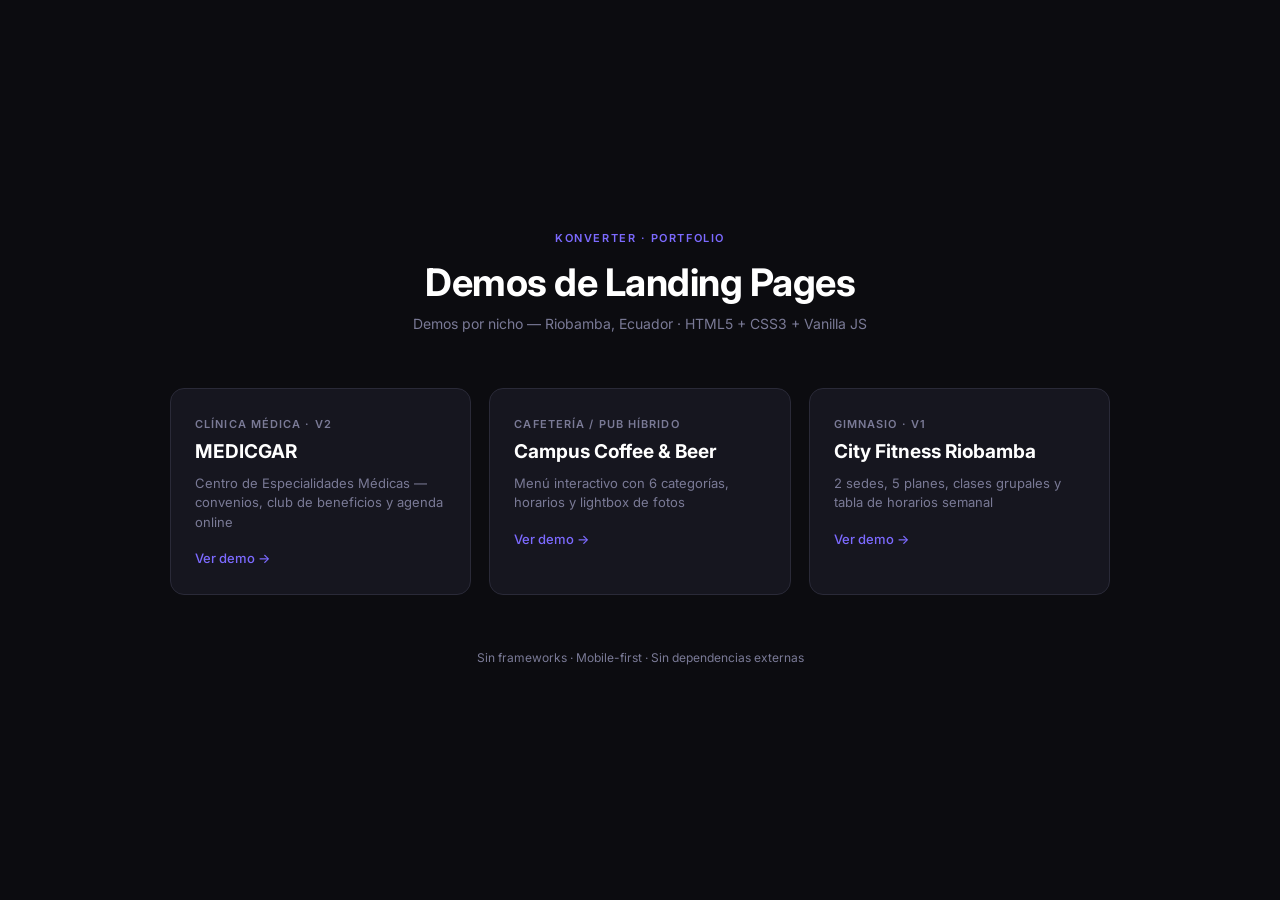
<file: index.html>
<!DOCTYPE html>
<html lang="es">
<head>
  <meta charset="UTF-8">
  <meta name="viewport" content="width=device-width, initial-scale=1.0">
  <title>Konverter — Demos de Landing Pages</title>
  <meta name="robots" content="noindex, nofollow">
  <link rel="preconnect" href="https://fonts.googleapis.com">
  <link rel="preconnect" href="https://fonts.gstatic.com" crossorigin>
  <link href="https://fonts.googleapis.com/css2?family=Inter:wght@400;500;600;700&display=swap" rel="stylesheet">
  <style>
    *, *::before, *::after { box-sizing: border-box; margin: 0; padding: 0; }

    :root {
      --bg:           #0c0c10;
      --surface:      #16161f;
      --border:       #2a2a38;
      --border-hover: #7c6aff;
      --text:         #e2e2eb;
      --muted:        #7a7a96;
      --accent:       #7c6aff;
      --accent-hover: #9580ff;
    }

    body {
      font-family: 'Inter', sans-serif;
      background: var(--bg);
      color: var(--text);
      min-height: 100vh;
      display: flex;
      flex-direction: column;
      align-items: center;
      justify-content: center;
      padding: 48px 20px;
    }

    header {
      text-align: center;
      margin-bottom: 56px;
    }

    .label {
      font-size: 11px;
      font-weight: 600;
      letter-spacing: 0.14em;
      text-transform: uppercase;
      color: var(--accent);
      margin-bottom: 14px;
    }

    h1 {
      font-size: clamp(26px, 5vw, 38px);
      font-weight: 700;
      color: #fff;
      margin-bottom: 10px;
      letter-spacing: -0.5px;
    }

    .subtitle {
      color: var(--muted);
      font-size: 14px;
    }

    .grid {
      display: grid;
      grid-template-columns: repeat(auto-fit, minmax(270px, 1fr));
      gap: 18px;
      width: 100%;
      max-width: 940px;
    }

    .card {
      background: var(--surface);
      border: 1px solid var(--border);
      border-radius: 14px;
      padding: 28px 24px;
      text-decoration: none;
      color: inherit;
      display: flex;
      flex-direction: column;
      gap: 10px;
      transition: border-color 0.18s ease, transform 0.18s ease, box-shadow 0.18s ease;
    }

    .card:hover {
      border-color: var(--border-hover);
      transform: translateY(-4px);
      box-shadow: 0 8px 32px rgba(124, 106, 255, 0.12);
    }

    .card-tag {
      font-size: 11px;
      font-weight: 600;
      letter-spacing: 0.1em;
      text-transform: uppercase;
      color: var(--muted);
    }

    .card-business {
      font-size: 19px;
      font-weight: 700;
      color: #fff;
      line-height: 1.2;
    }

    .card-niche {
      font-size: 13px;
      color: var(--muted);
      line-height: 1.5;
    }

    .card-cta {
      margin-top: 8px;
      font-size: 13px;
      font-weight: 500;
      color: var(--accent);
      display: flex;
      align-items: center;
      gap: 4px;
      transition: color 0.15s ease;
    }

    .card:hover .card-cta {
      color: var(--accent-hover);
    }

    footer {
      margin-top: 52px;
      text-align: center;
      font-size: 12px;
      color: var(--muted);
      line-height: 1.8;
    }
  </style>
</head>
<body>

  <header>
    <p class="label">Konverter · Portfolio</p>
    <h1>Demos de Landing Pages</h1>
    <p class="subtitle">Demos por nicho &mdash; Riobamba, Ecuador &middot; HTML5 + CSS3 + Vanilla JS</p>
  </header>

  <main class="grid">

    <a class="card" href="demo-clinica-v2/">
      <span class="card-tag">Clínica médica &middot; V2</span>
      <span class="card-business">MEDICGAR</span>
      <span class="card-niche">Centro de Especialidades Médicas &mdash; convenios, club de beneficios y agenda online</span>
      <span class="card-cta">Ver demo →</span>
    </a>

    <a class="card" href="demo-campus/">
      <span class="card-tag">Cafetería / Pub híbrido</span>
      <span class="card-business">Campus Coffee &amp; Beer</span>
      <span class="card-niche">Menú interactivo con 6 categorías, horarios y lightbox de fotos</span>
      <span class="card-cta">Ver demo →</span>
    </a>

    <a class="card" href="demo-city-fitness-v1/">
      <span class="card-tag">Gimnasio &middot; V1</span>
      <span class="card-business">City Fitness Riobamba</span>
      <span class="card-niche">2 sedes, 5 planes, clases grupales y tabla de horarios semanal</span>
      <span class="card-cta">Ver demo →</span>
    </a>

  </main>

  <footer>
    <p>Sin frameworks &middot; Mobile-first &middot; Sin dependencias externas</p>
  </footer>

</body>
</html>
</file>
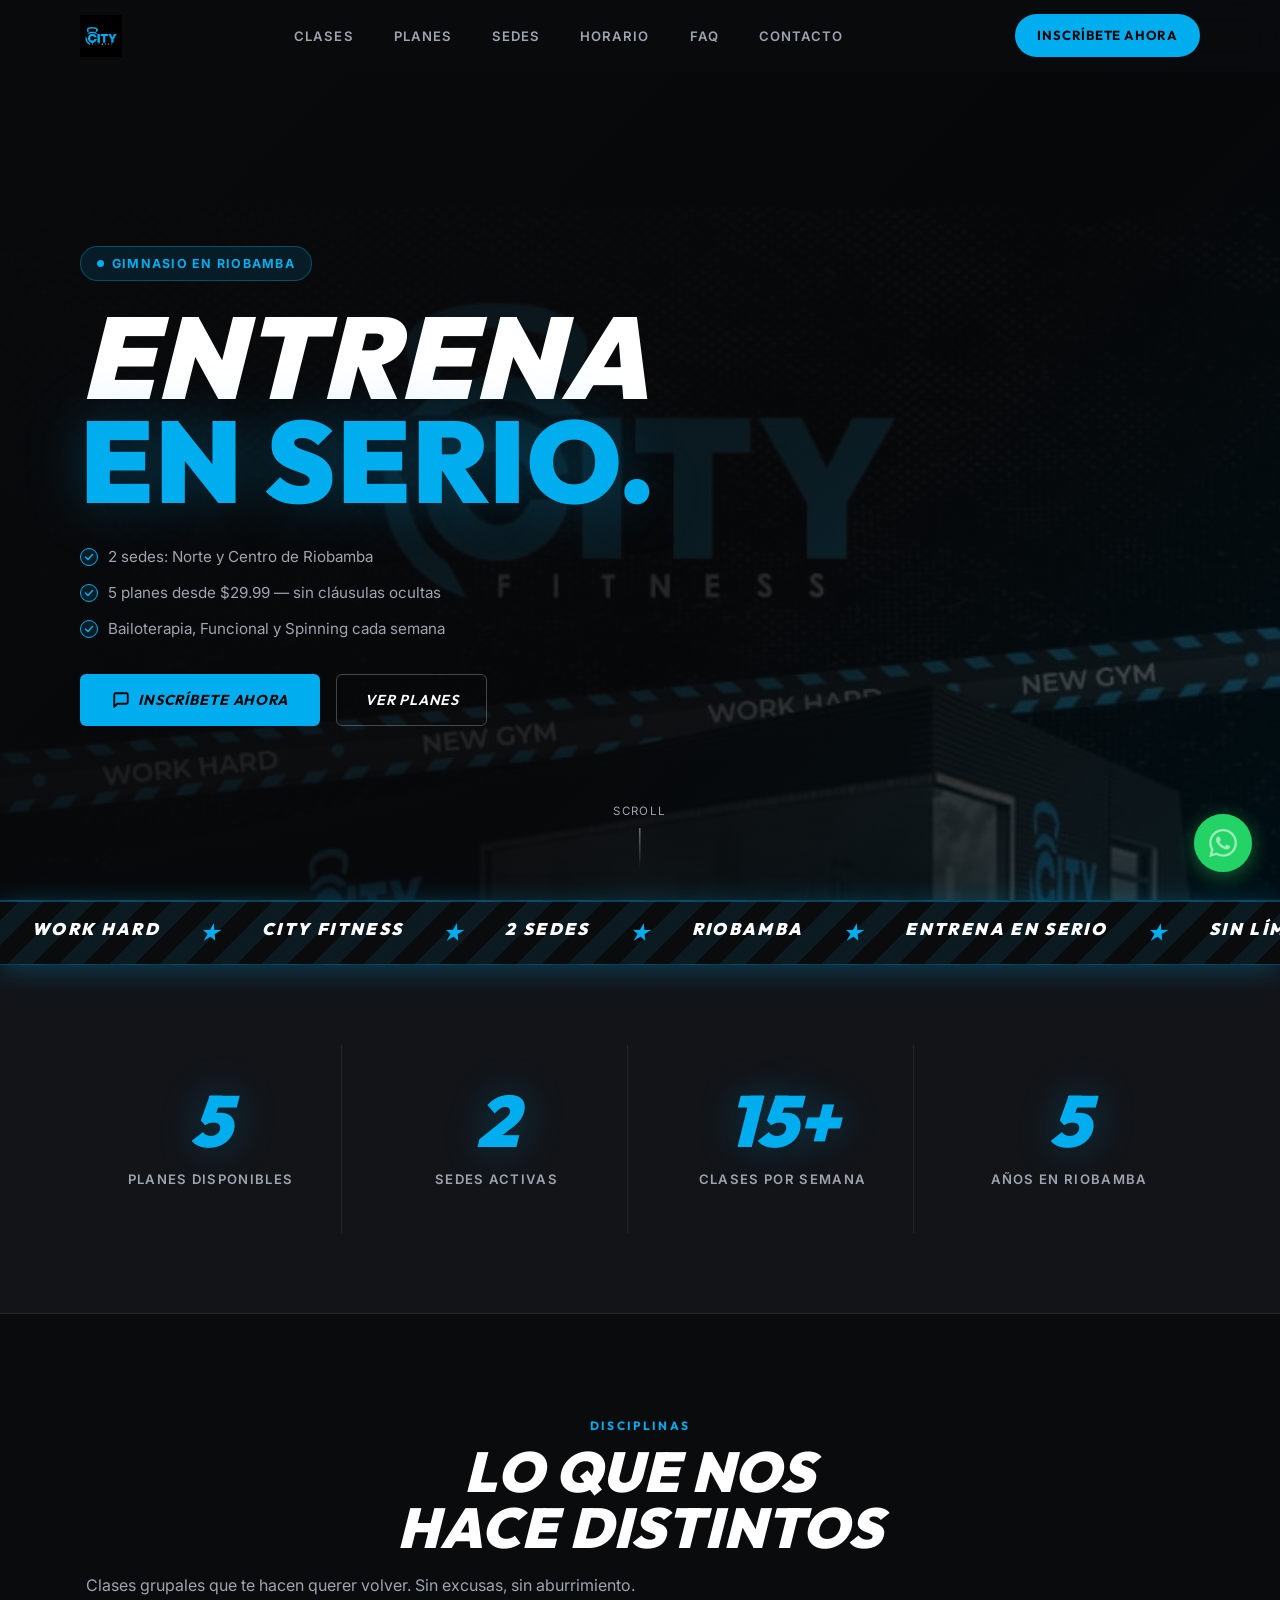
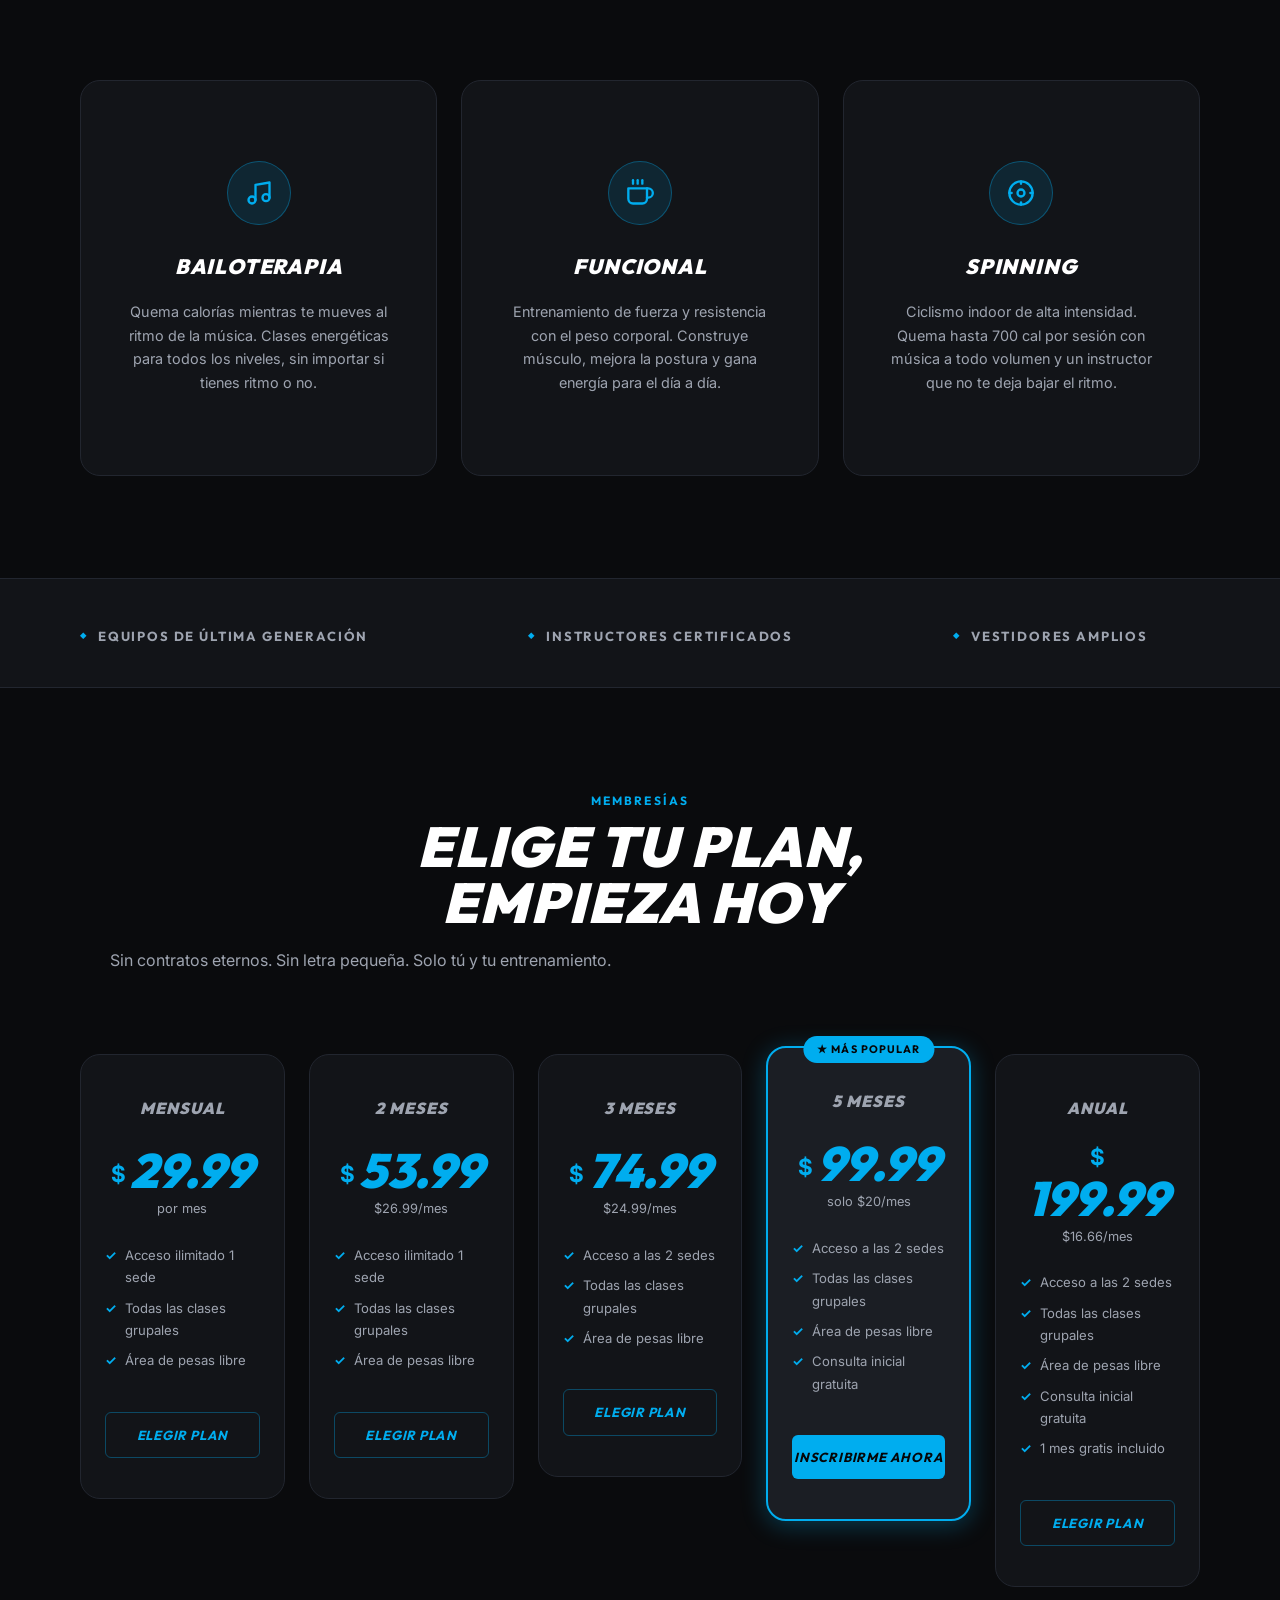
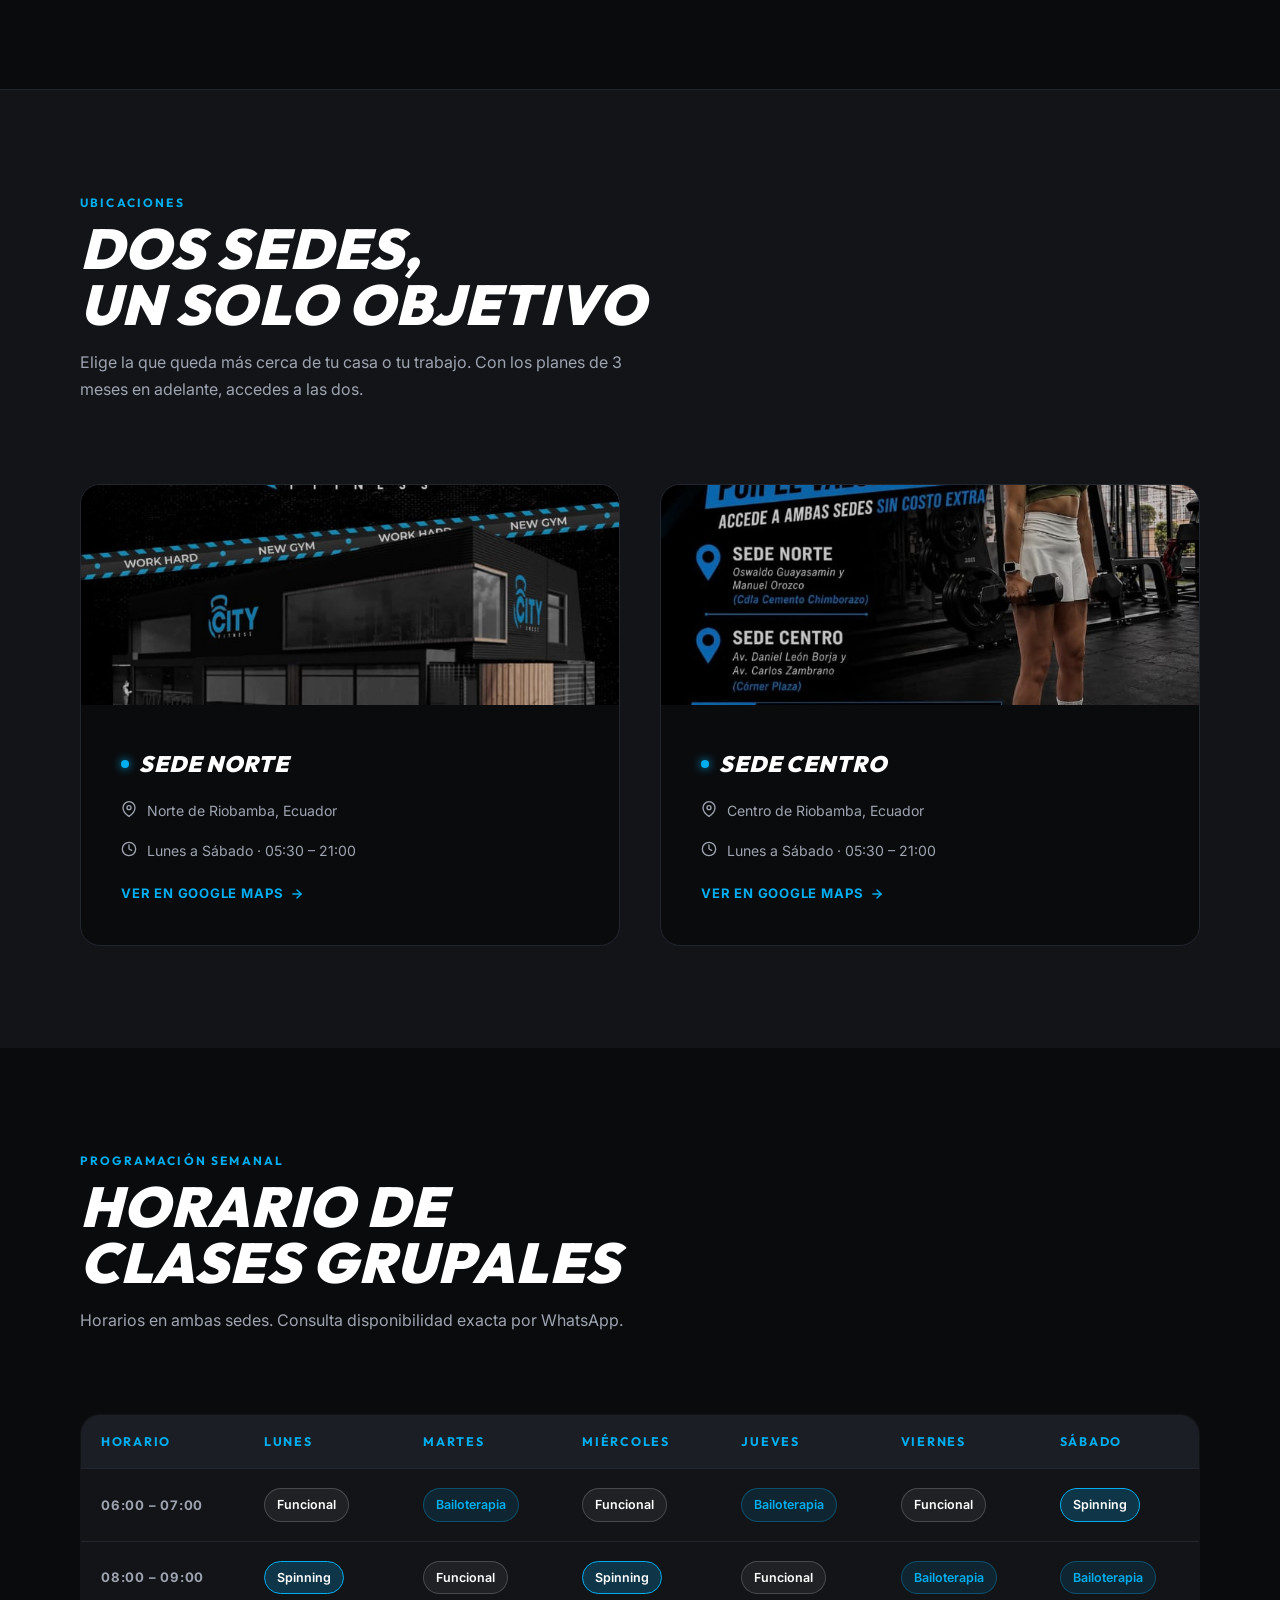
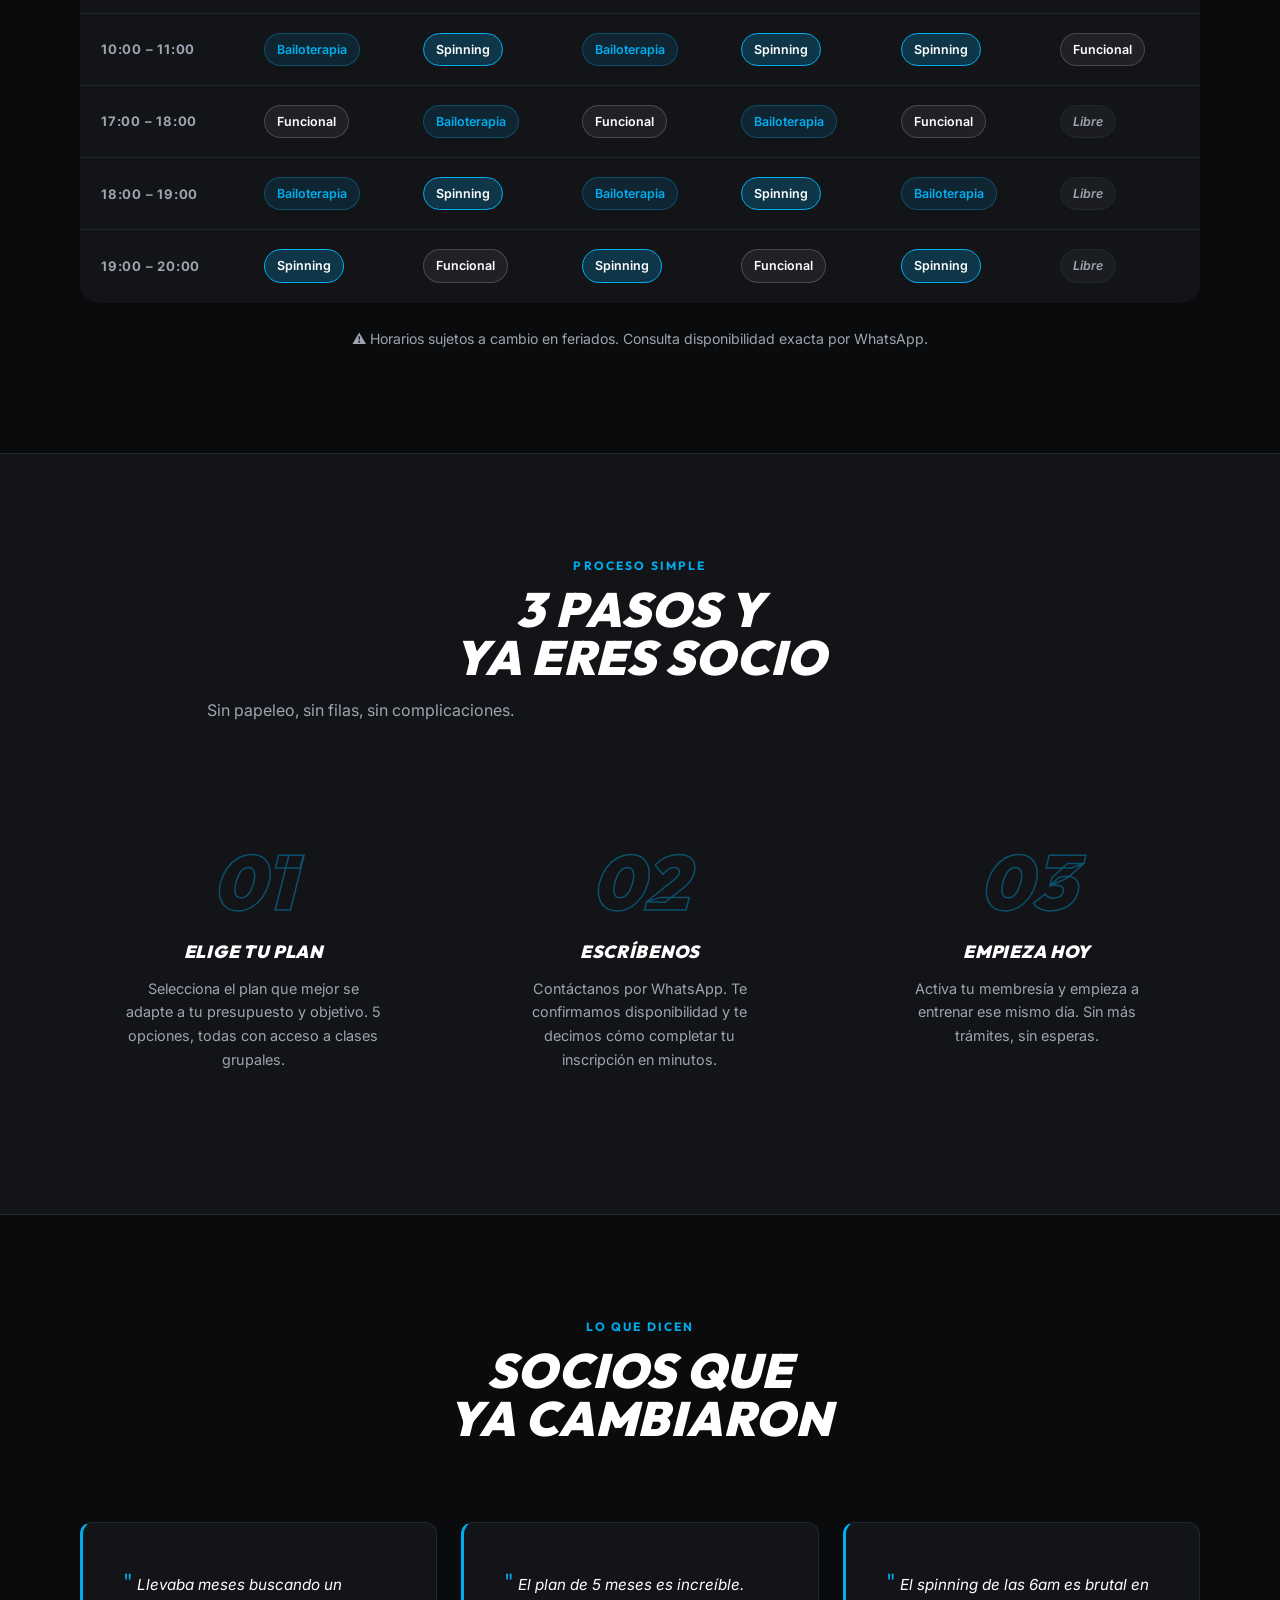
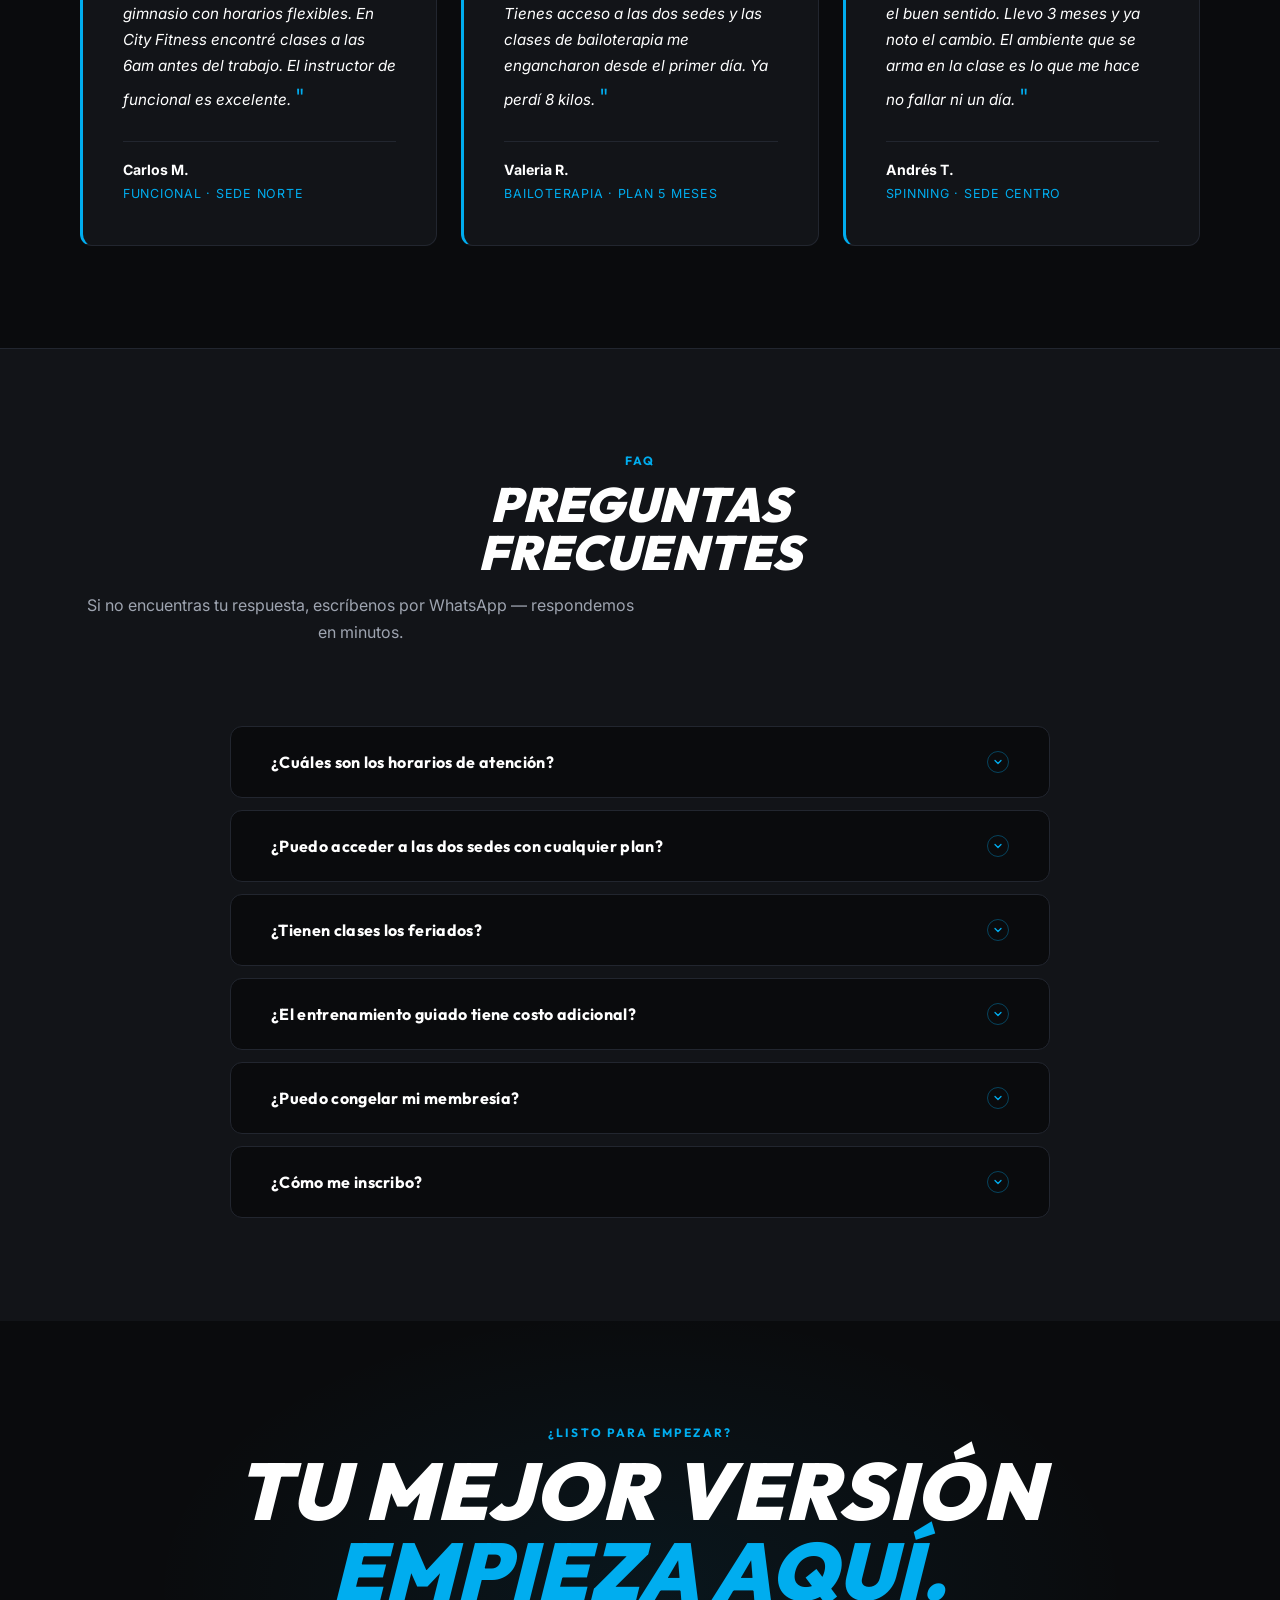
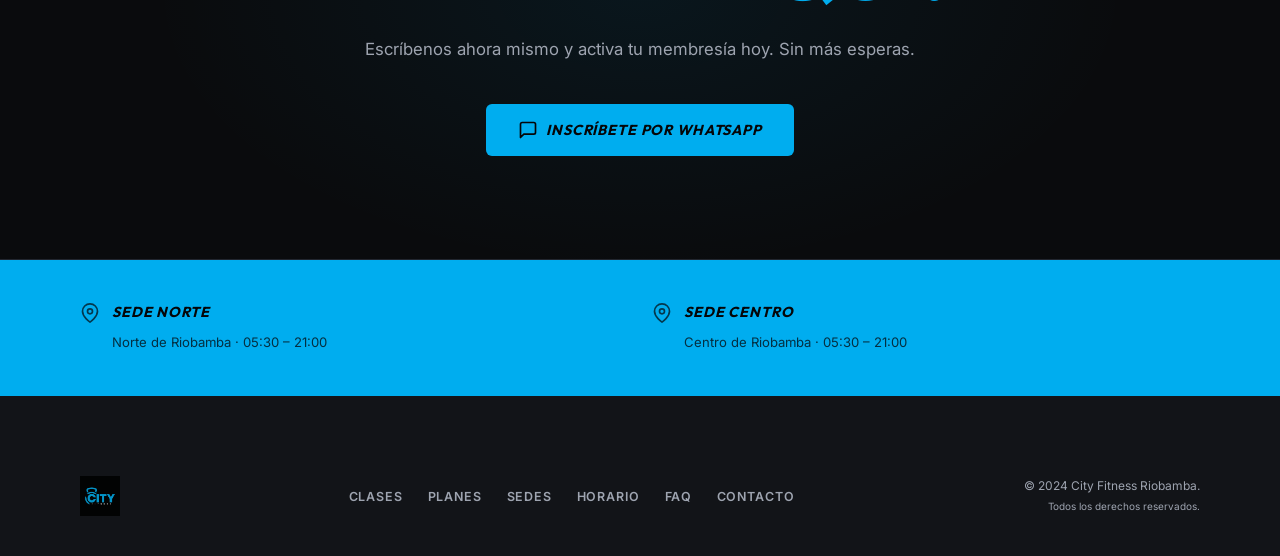
<file: demo-city-fitness-v1/index.html>
<!DOCTYPE html>
<html lang="es">
<head>
  <meta charset="UTF-8" />
  <meta name="viewport" content="width=device-width, initial-scale=1.0" />
  <meta name="robots" content="noindex, nofollow" />
  <title>City Fitness Riobamba — Gimnasio Norte y Centro | 2 Sedes</title>
  <meta name="description" content="City Fitness: gimnasio en Riobamba con 2 sedes (Norte y Centro). Planes desde $29.99. Bailoterapia, Funcional y Spinning. ¡Inscríbete hoy por WhatsApp!" />
  <meta property="og:title" content="City Fitness Riobamba — Gimnasio con 2 Sedes" />
  <meta property="og:description" content="Planes desde $29.99. 2 sedes en Riobamba. Bailoterapia, Funcional, Spinning." />
  <meta property="og:type" content="website" />

  <!-- Google Fonts -->
  <link rel="preconnect" href="https://fonts.googleapis.com" />
  <link rel="preconnect" href="https://fonts.gstatic.com" crossorigin />
  <link href="https://fonts.googleapis.com/css2?family=Outfit:ital,wght@1,900&family=Permanent+Marker&family=Inter:wght@400;500;600;700&display=swap" rel="stylesheet" />

  <link rel="stylesheet" href="css/style.css" />
</head>
<body>

  <!-- Skip Nav (a11y) -->
  <a class="skip-nav" href="#main">Saltar al contenido</a>

  <!-- ── NAVBAR ─────────────────────────────────────────────── -->
  <nav class="navbar" role="navigation" aria-label="Navegación principal">
    <div class="nav-inner">
      <a href="#inicio" class="nav-logo" aria-label="City Fitness — inicio">
        <img src="../ImagenesEmpresa/logo.jpg"
             alt="Logo City Fitness" width="140" height="42" />
      </a>

      <ul class="nav-menu" id="navMenu" role="list">
        <li><a href="#clases" class="nav-link">Clases</a></li>
        <li><a href="#planes" class="nav-link">Planes</a></li>
        <li><a href="#sedes" class="nav-link">Sedes</a></li>
        <li><a href="#horario" class="nav-link">Horario</a></li>
        <li><a href="#preguntas" class="nav-link">FAQ</a></li>
        <li><a href="#contacto" class="nav-link">Contacto</a></li>
      </ul>

      <a href="https://wa.me/593995229067?text=Hola%2C%20quiero%20información%20sobre%20los%20planes%20de%20City%20Fitness"
         class="nav-cta" target="_blank" rel="noopener">
        Inscríbete Ahora
      </a>

      <button class="hamburger" id="hamburger" aria-label="Abrir menú" aria-expanded="false" aria-controls="navMenu">
        <span></span><span></span><span></span>
      </button>
    </div>
  </nav>

  <!-- ── HERO ───────────────────────────────────────────────── -->
  <main id="main">
  <section id="inicio" aria-label="Sección principal">
    <div class="hero-bg" id="heroBg"></div>
    <div class="hero-overlay" aria-hidden="true"></div>

    <div class="hero-content">
      <span class="hero-badge">Gimnasio en Riobamba</span>

      <h1 class="hero-h1">
        Entrena
        <em>En Serio.</em>
      </h1>

      <ul class="hero-checklist" aria-label="Beneficios principales">
        <li>2 sedes: Norte y Centro de Riobamba</li>
        <li>5 planes desde $29.99 — sin cláusulas ocultas</li>
        <li>Bailoterapia, Funcional y Spinning cada semana</li>
      </ul>

      <div class="hero-btns">
        <a href="https://wa.me/593995229067?text=Hola%2C%20quiero%20inscribirme%20en%20City%20Fitness"
           class="btn-primary" target="_blank" rel="noopener">
          <svg width="18" height="18" viewBox="0 0 24 24" fill="none" stroke="currentColor" stroke-width="2.5" stroke-linecap="round" stroke-linejoin="round" aria-hidden="true"><path d="M21 15a2 2 0 0 1-2 2H7l-4 4V5a2 2 0 0 1 2-2h14a2 2 0 0 1 2 2z"/></svg>
          Inscríbete Ahora
        </a>
        <a href="#planes" class="btn-ghost">Ver Planes</a>
      </div>
    </div>

    <div class="hero-scroll-hint" aria-hidden="true">Scroll</div>
  </section>

  <!-- ── WARNING TAPE ────────────────────────────────────────── -->
  <div class="warning-tape" aria-hidden="true">
    <div class="tape-track" id="tapeTrack">
      <span>WORK HARD</span><span class="sep">★</span>
      <span>CITY FITNESS</span><span class="sep">★</span>
      <span>2 SEDES</span><span class="sep">★</span>
      <span>RIOBAMBA</span><span class="sep">★</span>
      <span>ENTRENA EN SERIO</span><span class="sep">★</span>
      <span>SIN LÍMITES</span><span class="sep">★</span>
      <span>WORK HARD</span><span class="sep">★</span>
      <span>CITY FITNESS</span><span class="sep">★</span>
      <span>2 SEDES</span><span class="sep">★</span>
      <span>RIOBAMBA</span><span class="sep">★</span>
      <span>ENTRENA EN SERIO</span><span class="sep">★</span>
      <span>SIN LÍMITES</span><span class="sep">★</span>
    </div>
  </div>

  <!-- ── TRUST BAR ───────────────────────────────────────────── -->
  <section class="trust-bar" aria-label="Estadísticas">
    <div class="container">
      <div class="trust-item reveal">
        <span class="trust-num" data-target="5">0</span>
        <span class="trust-label">Planes Disponibles</span>
      </div>
      <div class="trust-item reveal reveal--d1">
        <span class="trust-num" data-target="2">0</span>
        <span class="trust-label">Sedes Activas</span>
      </div>
      <div class="trust-item reveal reveal--d2">
        <span class="trust-num" data-target="15">0</span>
        <span class="trust-label">Clases por Semana</span>
      </div>
      <div class="trust-item reveal reveal--d3">
        <span class="trust-num" data-target="5">0</span>
        <span class="trust-label">Años en Riobamba</span>
      </div>
    </div>
  </section>

  <!-- ── CLASES ──────────────────────────────────────────────── -->
  <section id="clases" aria-label="Nuestras clases">
    <div class="container">
      <header class="sec-head">
        <span class="sec-eyebrow">Disciplinas</span>
        <h2 class="sec-title reveal">Lo Que Nos<br>Hace Distintos</h2>
        <p class="sec-sub reveal reveal--d1">Clases grupales que te hacen querer volver. Sin excusas, sin aburrimiento.</p>
      </header>

      <div class="clases-grid">
        <!-- Bailoterapia -->
        <article class="clase-card reveal">
          <div class="clase-icon" aria-hidden="true">
            <svg width="28" height="28" viewBox="0 0 24 24" fill="none" stroke="#00adef" stroke-width="2" stroke-linecap="round" stroke-linejoin="round"><path d="M9 18V5l12-2v13"/><circle cx="6" cy="18" r="3"/><circle cx="18" cy="16" r="3"/></svg>
          </div>
          <h3>Bailoterapia</h3>
          <p>Quema calorías mientras te mueves al ritmo de la música. Clases energéticas para todos los niveles, sin importar si tienes ritmo o no.</p>
        </article>

        <!-- Funcional -->
        <article class="clase-card reveal reveal--d1">
          <div class="clase-icon" aria-hidden="true">
            <svg width="28" height="28" viewBox="0 0 24 24" fill="none" stroke="#00adef" stroke-width="2" stroke-linecap="round" stroke-linejoin="round"><path d="M18 8h1a4 4 0 0 1 0 8h-1"/><path d="M2 8h16v9a4 4 0 0 1-4 4H6a4 4 0 0 1-4-4V8z"/><line x1="6" y1="1" x2="6" y2="4"/><line x1="10" y1="1" x2="10" y2="4"/><line x1="14" y1="1" x2="14" y2="4"/></svg>
          </div>
          <h3>Funcional</h3>
          <p>Entrenamiento de fuerza y resistencia con el peso corporal. Construye músculo, mejora la postura y gana energía para el día a día.</p>
        </article>

        <!-- Spinning -->
        <article class="clase-card reveal reveal--d2">
          <div class="clase-icon" aria-hidden="true">
            <svg width="28" height="28" viewBox="0 0 24 24" fill="none" stroke="#00adef" stroke-width="2" stroke-linecap="round" stroke-linejoin="round"><circle cx="12" cy="12" r="10"/><circle cx="12" cy="12" r="3"/><line x1="12" y1="2" x2="12" y2="4"/><line x1="12" y1="20" x2="12" y2="22"/><line x1="2" y1="12" x2="4" y2="12"/><line x1="20" y1="12" x2="22" y2="12"/></svg>
          </div>
          <h3>Spinning</h3>
          <p>Ciclismo indoor de alta intensidad. Quema hasta 700 cal por sesión con música a todo volumen y un instructor que no te deja bajar el ritmo.</p>
        </article>
      </div>
    </div>
  </section>

  <!-- ── MARQUEE ─────────────────────────────────────────────── -->
  <div class="s-marquee" aria-hidden="true">
    <div class="marquee-track">
      <span class="marquee-item">Equipos de última generación</span>
      <span class="marquee-item">Instructores certificados</span>
      <span class="marquee-item">Vestidores amplios</span>
      <span class="marquee-item">Ambiente motivador</span>
      <span class="marquee-item">Wifi en ambas sedes</span>
      <span class="marquee-item">Música en vivo los fines de semana</span>
      <span class="marquee-item">Nutricionista de planta</span>
      <span class="marquee-item">Área de pesas libre</span>
      <span class="marquee-item">Equipos de última generación</span>
      <span class="marquee-item">Instructores certificados</span>
      <span class="marquee-item">Vestidores amplios</span>
      <span class="marquee-item">Ambiente motivador</span>
      <span class="marquee-item">Wifi en ambas sedes</span>
      <span class="marquee-item">Música en vivo los fines de semana</span>
      <span class="marquee-item">Nutricionista de planta</span>
      <span class="marquee-item">Área de pesas libre</span>
    </div>
  </div>

  <!-- ── PLANES ──────────────────────────────────────────────── -->
  <section id="planes" aria-label="Planes y precios">
    <div class="container">
      <header class="sec-head">
        <span class="sec-eyebrow">Membresías</span>
        <h2 class="sec-title reveal">Elige Tu Plan,<br>Empieza Hoy</h2>
        <p class="sec-sub reveal reveal--d1">Sin contratos eternos. Sin letra pequeña. Solo tú y tu entrenamiento.</p>
      </header>

      <div class="planes-grid">
        <!-- Mensual -->
        <article class="pricing-card reveal">
          <p class="plan-name">Mensual</p>
          <div class="plan-price">
            <span class="currency">$</span>
            <span class="amount">29.99</span>
          </div>
          <p class="plan-equiv">por mes</p>
          <ul class="plan-features">
            <li>Acceso ilimitado 1 sede</li>
            <li>Todas las clases grupales</li>
            <li>Área de pesas libre</li>
          </ul>
          <a href="https://wa.me/593995229067?text=Hola%2C%20me%20interesa%20el%20plan%20mensual%20de%20City%20Fitness"
             class="plan-cta" target="_blank" rel="noopener">Elegir Plan</a>
        </article>

        <!-- 2 Meses -->
        <article class="pricing-card reveal reveal--d1">
          <p class="plan-name">2 Meses</p>
          <div class="plan-price">
            <span class="currency">$</span>
            <span class="amount">53.99</span>
          </div>
          <p class="plan-equiv">$26.99/mes</p>
          <ul class="plan-features">
            <li>Acceso ilimitado 1 sede</li>
            <li>Todas las clases grupales</li>
            <li>Área de pesas libre</li>
          </ul>
          <a href="https://wa.me/593995229067?text=Hola%2C%20me%20interesa%20el%20plan%202%20meses%20de%20City%20Fitness"
             class="plan-cta" target="_blank" rel="noopener">Elegir Plan</a>
        </article>

        <!-- 3 Meses -->
        <article class="pricing-card reveal reveal--d2">
          <p class="plan-name">3 Meses</p>
          <div class="plan-price">
            <span class="currency">$</span>
            <span class="amount">74.99</span>
          </div>
          <p class="plan-equiv">$24.99/mes</p>
          <ul class="plan-features">
            <li>Acceso a las 2 sedes</li>
            <li>Todas las clases grupales</li>
            <li>Área de pesas libre</li>
          </ul>
          <a href="https://wa.me/593995229067?text=Hola%2C%20me%20interesa%20el%20plan%203%20meses%20de%20City%20Fitness"
             class="plan-cta" target="_blank" rel="noopener">Elegir Plan</a>
        </article>

        <!-- 5 Meses — Destacado -->
        <article class="pricing-card highlighted reveal reveal--d3">
          <div class="pricing-badge">★ Más Popular</div>
          <p class="plan-name">5 Meses</p>
          <div class="plan-price">
            <span class="currency">$</span>
            <span class="amount">99.99</span>
          </div>
          <p class="plan-equiv">solo $20/mes</p>
          <ul class="plan-features">
            <li>Acceso a las 2 sedes</li>
            <li>Todas las clases grupales</li>
            <li>Área de pesas libre</li>
            <li>Consulta inicial gratuita</li>
          </ul>
          <a href="https://wa.me/593995229067?text=Hola%2C%20me%20interesa%20el%20plan%205%20meses%20de%20City%20Fitness"
             class="plan-cta" target="_blank" rel="noopener">Inscribirme Ahora</a>
        </article>

        <!-- Anual -->
        <article class="pricing-card reveal reveal--d4">
          <p class="plan-name">Anual</p>
          <div class="plan-price">
            <span class="currency">$</span>
            <span class="amount">199.99</span>
          </div>
          <p class="plan-equiv">$16.66/mes</p>
          <ul class="plan-features">
            <li>Acceso a las 2 sedes</li>
            <li>Todas las clases grupales</li>
            <li>Área de pesas libre</li>
            <li>Consulta inicial gratuita</li>
            <li>1 mes gratis incluido</li>
          </ul>
          <a href="https://wa.me/593995229067?text=Hola%2C%20me%20interesa%20el%20plan%20anual%20de%20City%20Fitness"
             class="plan-cta" target="_blank" rel="noopener">Elegir Plan</a>
        </article>
      </div>
    </div>
  </section>

  <!-- ── SEDES ───────────────────────────────────────────────── -->
  <section id="sedes" aria-label="Nuestras sedes">
    <div class="container">
      <header class="sec-head">
        <span class="sec-eyebrow">Ubicaciones</span>
        <h2 class="sec-title reveal">Dos Sedes,<br>Un Solo Objetivo</h2>
        <p class="sec-sub reveal reveal--d1">Elige la que queda más cerca de tu casa o tu trabajo. Con los planes de 3 meses en adelante, accedes a las dos.</p>
      </header>

      <div class="sedes-grid">
        <!-- Sede Norte -->
        <article class="sede-card reveal">
          <div class="sede-img-wrap">
            <img class="sede-img"
                 src="../ImagenesEmpresa/city_fitness_fachada_ubicacion.jpeg"
                 alt="Fachada City Fitness Sede Norte, Riobamba"
                 loading="lazy"
                 width="600" height="220" />
          </div>
          <div class="sede-body">
            <h3 class="sede-title">Sede Norte</h3>
            <p class="sede-detail">
              <svg width="16" height="16" viewBox="0 0 24 24" fill="none" stroke="#9ea4b0" stroke-width="2" stroke-linecap="round" stroke-linejoin="round" aria-hidden="true"><path d="M21 10c0 7-9 13-9 13s-9-6-9-13a9 9 0 0 1 18 0z"/><circle cx="12" cy="10" r="3"/></svg>
              Norte de Riobamba, Ecuador
            </p>
            <p class="sede-detail">
              <svg width="16" height="16" viewBox="0 0 24 24" fill="none" stroke="#9ea4b0" stroke-width="2" stroke-linecap="round" stroke-linejoin="round" aria-hidden="true"><circle cx="12" cy="12" r="10"/><polyline points="12 6 12 12 16 14"/></svg>
              Lunes a Sábado · 05:30 – 21:00
            </p>
            <a href="https://maps.app.goo.gl/f3h2E7yF43DXP4P67"
               class="sede-link" target="_blank" rel="noopener">
              Ver en Google Maps
              <svg width="14" height="14" viewBox="0 0 24 24" fill="none" stroke="currentColor" stroke-width="2.5" stroke-linecap="round" stroke-linejoin="round" aria-hidden="true"><line x1="5" y1="12" x2="19" y2="12"/><polyline points="12 5 19 12 12 19"/></svg>
            </a>
          </div>
        </article>

        <!-- Sede Centro -->
        <article class="sede-card reveal reveal--d1">
          <div class="sede-img-wrap">
            <img class="sede-img"
                 src="../ImagenesEmpresa/city_fitness_promocion_dos_sedes.jpeg"
                 alt="Sede City Fitness Centro, Riobamba"
                 loading="lazy"
                 width="600" height="220" />
          </div>
          <div class="sede-body">
            <h3 class="sede-title">Sede Centro</h3>
            <p class="sede-detail">
              <svg width="16" height="16" viewBox="0 0 24 24" fill="none" stroke="#9ea4b0" stroke-width="2" stroke-linecap="round" stroke-linejoin="round" aria-hidden="true"><path d="M21 10c0 7-9 13-9 13s-9-6-9-13a9 9 0 0 1 18 0z"/><circle cx="12" cy="10" r="3"/></svg>
              Centro de Riobamba, Ecuador
            </p>
            <p class="sede-detail">
              <svg width="16" height="16" viewBox="0 0 24 24" fill="none" stroke="#9ea4b0" stroke-width="2" stroke-linecap="round" stroke-linejoin="round" aria-hidden="true"><circle cx="12" cy="12" r="10"/><polyline points="12 6 12 12 16 14"/></svg>
              Lunes a Sábado · 05:30 – 21:00
            </p>
            <a href="https://maps.app.goo.gl/STfnDy6Peyo3tmKf9"
               class="sede-link" target="_blank" rel="noopener">
              Ver en Google Maps
              <svg width="14" height="14" viewBox="0 0 24 24" fill="none" stroke="currentColor" stroke-width="2.5" stroke-linecap="round" stroke-linejoin="round" aria-hidden="true"><line x1="5" y1="12" x2="19" y2="12"/><polyline points="12 5 19 12 12 19"/></svg>
            </a>
          </div>
        </article>
      </div>
    </div>
  </section>

  <!-- ── HORARIO ─────────────────────────────────────────────── -->
  <section id="horario" aria-label="Horario de clases">
    <div class="container">
      <header class="sec-head">
        <span class="sec-eyebrow">Programación Semanal</span>
        <h2 class="sec-title reveal">Horario de<br>Clases Grupales</h2>
        <p class="sec-sub reveal reveal--d1">Horarios en ambas sedes. Consulta disponibilidad exacta por WhatsApp.</p>
      </header>

      <div class="schedule-wrapper reveal">
        <table class="schedule-table" role="table" aria-label="Horario semanal de clases">
          <thead>
            <tr>
              <th scope="col">Horario</th>
              <th scope="col">Lunes</th>
              <th scope="col">Martes</th>
              <th scope="col">Miércoles</th>
              <th scope="col">Jueves</th>
              <th scope="col">Viernes</th>
              <th scope="col">Sábado</th>
            </tr>
          </thead>
          <tbody>
            <tr>
              <td>06:00 – 07:00</td>
              <td><span class="class-tag funcional">Funcional</span></td>
              <td><span class="class-tag bailo">Bailoterapia</span></td>
              <td><span class="class-tag funcional">Funcional</span></td>
              <td><span class="class-tag bailo">Bailoterapia</span></td>
              <td><span class="class-tag funcional">Funcional</span></td>
              <td><span class="class-tag spin">Spinning</span></td>
            </tr>
            <tr>
              <td>08:00 – 09:00</td>
              <td><span class="class-tag spin">Spinning</span></td>
              <td><span class="class-tag funcional">Funcional</span></td>
              <td><span class="class-tag spin">Spinning</span></td>
              <td><span class="class-tag funcional">Funcional</span></td>
              <td><span class="class-tag bailo">Bailoterapia</span></td>
              <td><span class="class-tag bailo">Bailoterapia</span></td>
            </tr>
            <tr>
              <td>10:00 – 11:00</td>
              <td><span class="class-tag bailo">Bailoterapia</span></td>
              <td><span class="class-tag spin">Spinning</span></td>
              <td><span class="class-tag bailo">Bailoterapia</span></td>
              <td><span class="class-tag spin">Spinning</span></td>
              <td><span class="class-tag spin">Spinning</span></td>
              <td><span class="class-tag funcional">Funcional</span></td>
            </tr>
            <tr>
              <td>17:00 – 18:00</td>
              <td><span class="class-tag funcional">Funcional</span></td>
              <td><span class="class-tag bailo">Bailoterapia</span></td>
              <td><span class="class-tag funcional">Funcional</span></td>
              <td><span class="class-tag bailo">Bailoterapia</span></td>
              <td><span class="class-tag funcional">Funcional</span></td>
              <td><span class="class-tag descanso">Libre</span></td>
            </tr>
            <tr>
              <td>18:00 – 19:00</td>
              <td><span class="class-tag bailo">Bailoterapia</span></td>
              <td><span class="class-tag spin">Spinning</span></td>
              <td><span class="class-tag bailo">Bailoterapia</span></td>
              <td><span class="class-tag spin">Spinning</span></td>
              <td><span class="class-tag bailo">Bailoterapia</span></td>
              <td><span class="class-tag descanso">Libre</span></td>
            </tr>
            <tr>
              <td>19:00 – 20:00</td>
              <td><span class="class-tag spin">Spinning</span></td>
              <td><span class="class-tag funcional">Funcional</span></td>
              <td><span class="class-tag spin">Spinning</span></td>
              <td><span class="class-tag funcional">Funcional</span></td>
              <td><span class="class-tag spin">Spinning</span></td>
              <td><span class="class-tag descanso">Libre</span></td>
            </tr>
          </tbody>
        </table>
      </div>

      <p style="text-align:center; margin-top: 24px; color: var(--text-secondary); font-size:.88rem;">
        ⚠ Horarios sujetos a cambio en feriados. Consulta disponibilidad exacta por WhatsApp.
      </p>
    </div>
  </section>

  <!-- ── PROCESO ─────────────────────────────────────────────── -->
  <section class="s-proceso" aria-label="Cómo inscribirse">
    <div class="container">
      <header class="sec-head">
        <span class="sec-eyebrow">Proceso Simple</span>
        <h2 class="sec-title reveal">3 Pasos y<br>Ya Eres Socio</h2>
        <p class="sec-sub reveal reveal--d1">Sin papeleo, sin filas, sin complicaciones.</p>
      </header>

      <div class="proceso-grid">
        <div class="proceso-step reveal">
          <span class="step-num">01</span>
          <h3>Elige Tu Plan</h3>
          <p>Selecciona el plan que mejor se adapte a tu presupuesto y objetivo. 5 opciones, todas con acceso a clases grupales.</p>
        </div>
        <div class="proceso-step reveal reveal--d1">
          <span class="step-num">02</span>
          <h3>Escríbenos</h3>
          <p>Contáctanos por WhatsApp. Te confirmamos disponibilidad y te decimos cómo completar tu inscripción en minutos.</p>
        </div>
        <div class="proceso-step reveal reveal--d2">
          <span class="step-num">03</span>
          <h3>Empieza Hoy</h3>
          <p>Activa tu membresía y empieza a entrenar ese mismo día. Sin más trámites, sin esperas.</p>
        </div>
      </div>
    </div>
  </section>

  <!-- ── TESTIMONIOS ─────────────────────────────────────────── -->
  <section class="s-testimonios" aria-label="Testimonios de socios">
    <div class="container">
      <header class="sec-head">
        <span class="sec-eyebrow">Lo Que Dicen</span>
        <h2 class="sec-title reveal">Socios que<br>Ya Cambiaron</h2>
      </header>

      <div class="testimonios-grid">
        <article class="testimonial-card reveal">
          <p class="testimonial-quote">
            Llevaba meses buscando un gimnasio con horarios flexibles. En City Fitness encontré clases a las 6am antes del trabajo. El instructor de funcional es excelente.
          </p>
          <div class="testimonial-author">
            <strong>Carlos M.</strong>
            <span>Funcional · Sede Norte</span>
          </div>
        </article>

        <article class="testimonial-card reveal reveal--d1">
          <p class="testimonial-quote">
            El plan de 5 meses es increíble. Tienes acceso a las dos sedes y las clases de bailoterapia me engancharon desde el primer día. Ya perdí 8 kilos.
          </p>
          <div class="testimonial-author">
            <strong>Valeria R.</strong>
            <span>Bailoterapia · Plan 5 Meses</span>
          </div>
        </article>

        <article class="testimonial-card reveal reveal--d2">
          <p class="testimonial-quote">
            El spinning de las 6am es brutal en el buen sentido. Llevo 3 meses y ya noto el cambio. El ambiente que se arma en la clase es lo que me hace no fallar ni un día.
          </p>
          <div class="testimonial-author">
            <strong>Andrés T.</strong>
            <span>Spinning · Sede Centro</span>
          </div>
        </article>
      </div>
    </div>
  </section>

  <!-- ── FAQ ────────────────────────────────────────────────── -->
  <section id="preguntas" aria-label="Preguntas frecuentes">
    <div class="container">
      <header class="sec-head">
        <span class="sec-eyebrow">FAQ</span>
        <h2 class="sec-title reveal">Preguntas<br>Frecuentes</h2>
        <p class="sec-sub reveal reveal--d1">Si no encuentras tu respuesta, escríbenos por WhatsApp — respondemos en minutos.</p>
      </header>

      <div class="faq-list" role="list">

        <div class="faq-item" role="listitem">
          <button class="faq-question" aria-expanded="false">
            <span>¿Cuáles son los horarios de atención?</span>
            <div class="faq-chevron" aria-hidden="true">
              <svg width="12" height="12" viewBox="0 0 24 24" fill="none" stroke="currentColor" stroke-width="2.5" stroke-linecap="round" stroke-linejoin="round"><polyline points="6 9 12 15 18 9"/></svg>
            </div>
          </button>
          <div class="faq-answer">
            <div class="faq-answer-inner">
              Ambas sedes abren de lunes a sábado de 05:30 a 21:00. Los domingos permanecemos cerrados. Los horarios de clases grupales varían según el día — revisa la tabla de horarios más arriba o consulta directamente por WhatsApp.
            </div>
          </div>
        </div>

        <div class="faq-item" role="listitem">
          <button class="faq-question" aria-expanded="false">
            <span>¿Puedo acceder a las dos sedes con cualquier plan?</span>
            <div class="faq-chevron" aria-hidden="true">
              <svg width="12" height="12" viewBox="0 0 24 24" fill="none" stroke="currentColor" stroke-width="2.5" stroke-linecap="round" stroke-linejoin="round"><polyline points="6 9 12 15 18 9"/></svg>
            </div>
          </button>
          <div class="faq-answer">
            <div class="faq-answer-inner">
              Los planes de 3 meses, 5 meses y anual incluyen acceso libre a las dos sedes. Los planes mensual y 2 meses dan acceso a una sola sede de tu elección. Si quieres cambiar de sede, puedes coordinar con nosotros por WhatsApp.
            </div>
          </div>
        </div>

        <div class="faq-item" role="listitem">
          <button class="faq-question" aria-expanded="false">
            <span>¿Tienen clases los feriados?</span>
            <div class="faq-chevron" aria-hidden="true">
              <svg width="12" height="12" viewBox="0 0 24 24" fill="none" stroke="currentColor" stroke-width="2.5" stroke-linecap="round" stroke-linejoin="round"><polyline points="6 9 12 15 18 9"/></svg>
            </div>
          </button>
          <div class="faq-answer">
            <div class="faq-answer-inner">
              En feriados nacionales el horario puede variar. Generalmente abrimos en horario reducido (08:00 – 14:00) y algunas clases grupales pueden cancelarse. Siempre anunciamos los cambios con anticipación en nuestras redes sociales y por WhatsApp.
            </div>
          </div>
        </div>

        <div class="faq-item" role="listitem">
          <button class="faq-question" aria-expanded="false">
            <span>¿El entrenamiento guiado tiene costo adicional?</span>
            <div class="faq-chevron" aria-hidden="true">
              <svg width="12" height="12" viewBox="0 0 24 24" fill="none" stroke="currentColor" stroke-width="2.5" stroke-linecap="round" stroke-linejoin="round"><polyline points="6 9 12 15 18 9"/></svg>
            </div>
          </button>
          <div class="faq-answer">
            <div class="faq-answer-inner">
              Las clases grupales de Bailoterapia, Funcional y Spinning están incluidas en todos los planes sin costo adicional. El entrenamiento personalizado 1 a 1 con un instructor sí tiene un costo aparte — consulta tarifas por WhatsApp según tus objetivos.
            </div>
          </div>
        </div>

        <div class="faq-item" role="listitem">
          <button class="faq-question" aria-expanded="false">
            <span>¿Puedo congelar mi membresía?</span>
            <div class="faq-chevron" aria-hidden="true">
              <svg width="12" height="12" viewBox="0 0 24 24" fill="none" stroke="currentColor" stroke-width="2.5" stroke-linecap="round" stroke-linejoin="round"><polyline points="6 9 12 15 18 9"/></svg>
            </div>
          </button>
          <div class="faq-answer">
            <div class="faq-answer-inner">
              Sí, aceptamos congelamientos de membresía por hasta 30 días al año en planes de 3 meses o más. Solo necesitas avisarnos con 48 horas de anticipación por WhatsApp. Los planes mensual y 2 meses no incluyen esta opción.
            </div>
          </div>
        </div>

        <div class="faq-item" role="listitem">
          <button class="faq-question" aria-expanded="false">
            <span>¿Cómo me inscribo?</span>
            <div class="faq-chevron" aria-hidden="true">
              <svg width="12" height="12" viewBox="0 0 24 24" fill="none" stroke="currentColor" stroke-width="2.5" stroke-linecap="round" stroke-linejoin="round"><polyline points="6 9 12 15 18 9"/></svg>
            </div>
          </button>
          <div class="faq-answer">
            <div class="faq-answer-inner">
              ¡Es muy sencillo! Elige el plan que más te convenga en esta página, luego haz clic en "Inscríbete Ahora" o escríbenos directamente al WhatsApp <strong>+593 99 522 9067</strong>. Te confirmamos la disponibilidad y te decimos cómo completar tu pago. En minutos ya puedes empezar a entrenar.
            </div>
          </div>
        </div>

      </div>
    </div>
  </section>

  <!-- ── CTA FINAL ───────────────────────────────────────────── -->
  <section id="contacto" aria-label="Llamada a la acción final">
    <div class="container">
      <span class="sec-eyebrow reveal">¿Listo para empezar?</span>
      <h2 class="sec-title reveal reveal--d1">
        Tu Mejor Versión<br>
        <span style="color: var(--accent-blue);">Empieza Aquí.</span>
      </h2>
      <p class="sec-sub reveal reveal--d2">Escríbenos ahora mismo y activa tu membresía hoy. Sin más esperas.</p>
      <a href="https://wa.me/593995229067?text=Hola%2C%20quiero%20inscribirme%20en%20City%20Fitness.%20%C2%BFCuáles%20son%20los%20planes%20disponibles%3F"
         class="btn-primary reveal reveal--d3" target="_blank" rel="noopener"
         style="margin: 0 auto; display:inline-flex;">
        <svg width="20" height="20" viewBox="0 0 24 24" fill="none" stroke="currentColor" stroke-width="2" stroke-linecap="round" stroke-linejoin="round" aria-hidden="true"><path d="M21 15a2 2 0 0 1-2 2H7l-4 4V5a2 2 0 0 1 2-2h14a2 2 0 0 1 2 2z"/></svg>
        Inscríbete por WhatsApp
      </a>
    </div>
  </section>

  <!-- ── FOOTER ──────────────────────────────────────────────── -->
  <footer role="contentinfo">
    <div class="footer-top">
      <div class="container">
        <div class="footer-sede">
          <svg width="20" height="20" viewBox="0 0 24 24" fill="none" stroke="rgba(5,6,8,0.7)" stroke-width="2" stroke-linecap="round" stroke-linejoin="round" aria-hidden="true"><path d="M21 10c0 7-9 13-9 13s-9-6-9-13a9 9 0 0 1 18 0z"/><circle cx="12" cy="10" r="3"/></svg>
          <div class="footer-sede-info">
            <strong>Sede Norte</strong>
            <span>Norte de Riobamba · 05:30 – 21:00</span>
          </div>
        </div>
        <div class="footer-sede">
          <svg width="20" height="20" viewBox="0 0 24 24" fill="none" stroke="rgba(5,6,8,0.7)" stroke-width="2" stroke-linecap="round" stroke-linejoin="round" aria-hidden="true"><path d="M21 10c0 7-9 13-9 13s-9-6-9-13a9 9 0 0 1 18 0z"/><circle cx="12" cy="10" r="3"/></svg>
          <div class="footer-sede-info">
            <strong>Sede Centro</strong>
            <span>Centro de Riobamba · 05:30 – 21:00</span>
          </div>
        </div>
      </div>
    </div>

    <div class="footer-body">
      <div class="container">
        <a href="#inicio" class="footer-logo" aria-label="City Fitness — volver al inicio">
          <img src="../ImagenesEmpresa/logo.jpg"
               alt="Logo City Fitness" width="120" height="40"
               loading="lazy" />
        </a>

        <nav aria-label="Navegación del footer">
          <ul class="footer-nav" role="list">
            <li><a href="#clases">Clases</a></li>
            <li><a href="#planes">Planes</a></li>
            <li><a href="#sedes">Sedes</a></li>
            <li><a href="#horario">Horario</a></li>
            <li><a href="#preguntas">FAQ</a></li>
            <li><a href="#contacto">Contacto</a></li>
          </ul>
        </nav>

        <p class="footer-copy">
          © 2024 City Fitness Riobamba.<br>
          <small>Todos los derechos reservados.</small>
        </p>
      </div>
    </div>
  </footer>
  </main>

  <!-- ── WHATSAPP FAB ────────────────────────────────────────── -->
  <a href="https://wa.me/593995229067?text=Hola%2C%20me%20interesa%20City%20Fitness"
     class="wa-fab"
     target="_blank"
     rel="noopener"
     aria-label="Contactar City Fitness por WhatsApp">
    <div class="wa-ring" aria-hidden="true"></div>
    <svg width="28" height="28" viewBox="0 0 24 24" fill="white" aria-hidden="true">
      <path d="M17.472 14.382c-.297-.149-1.758-.867-2.03-.967-.273-.099-.471-.148-.67.15-.197.297-.767.966-.94 1.164-.173.199-.347.223-.644.075-.297-.15-1.255-.463-2.39-1.475-.883-.788-1.48-1.761-1.653-2.059-.173-.297-.018-.458.13-.606.134-.133.298-.347.446-.52.149-.174.198-.298.298-.497.099-.198.05-.371-.025-.52-.075-.149-.669-1.612-.916-2.207-.242-.579-.487-.5-.669-.51-.173-.008-.371-.01-.57-.01-.198 0-.52.074-.792.372-.272.297-1.04 1.016-1.04 2.479 0 1.462 1.065 2.875 1.213 3.074.149.198 2.096 3.2 5.077 4.487.709.306 1.262.489 1.694.625.712.227 1.36.195 1.871.118.571-.085 1.758-.719 2.006-1.413.248-.694.248-1.289.173-1.413-.074-.124-.272-.198-.57-.347m-5.421 7.403h-.004a9.87 9.87 0 01-5.031-1.378l-.361-.214-3.741.982.998-3.648-.235-.374a9.86 9.86 0 01-1.51-5.26c.001-5.45 4.436-9.884 9.888-9.884 2.64 0 5.122 1.03 6.988 2.898a9.825 9.825 0 012.893 6.994c-.003 5.45-4.437 9.884-9.885 9.884m8.413-18.297A11.815 11.815 0 0012.05 0C5.495 0 .16 5.335.157 11.892c0 2.096.547 4.142 1.588 5.945L.057 24l6.305-1.654a11.882 11.882 0 005.683 1.448h.005c6.554 0 11.89-5.335 11.893-11.893a11.821 11.821 0 00-3.48-8.413Z"/>
    </svg>
  </a>

  <script src="js/main.js"></script>
</body>
</html>
</file>
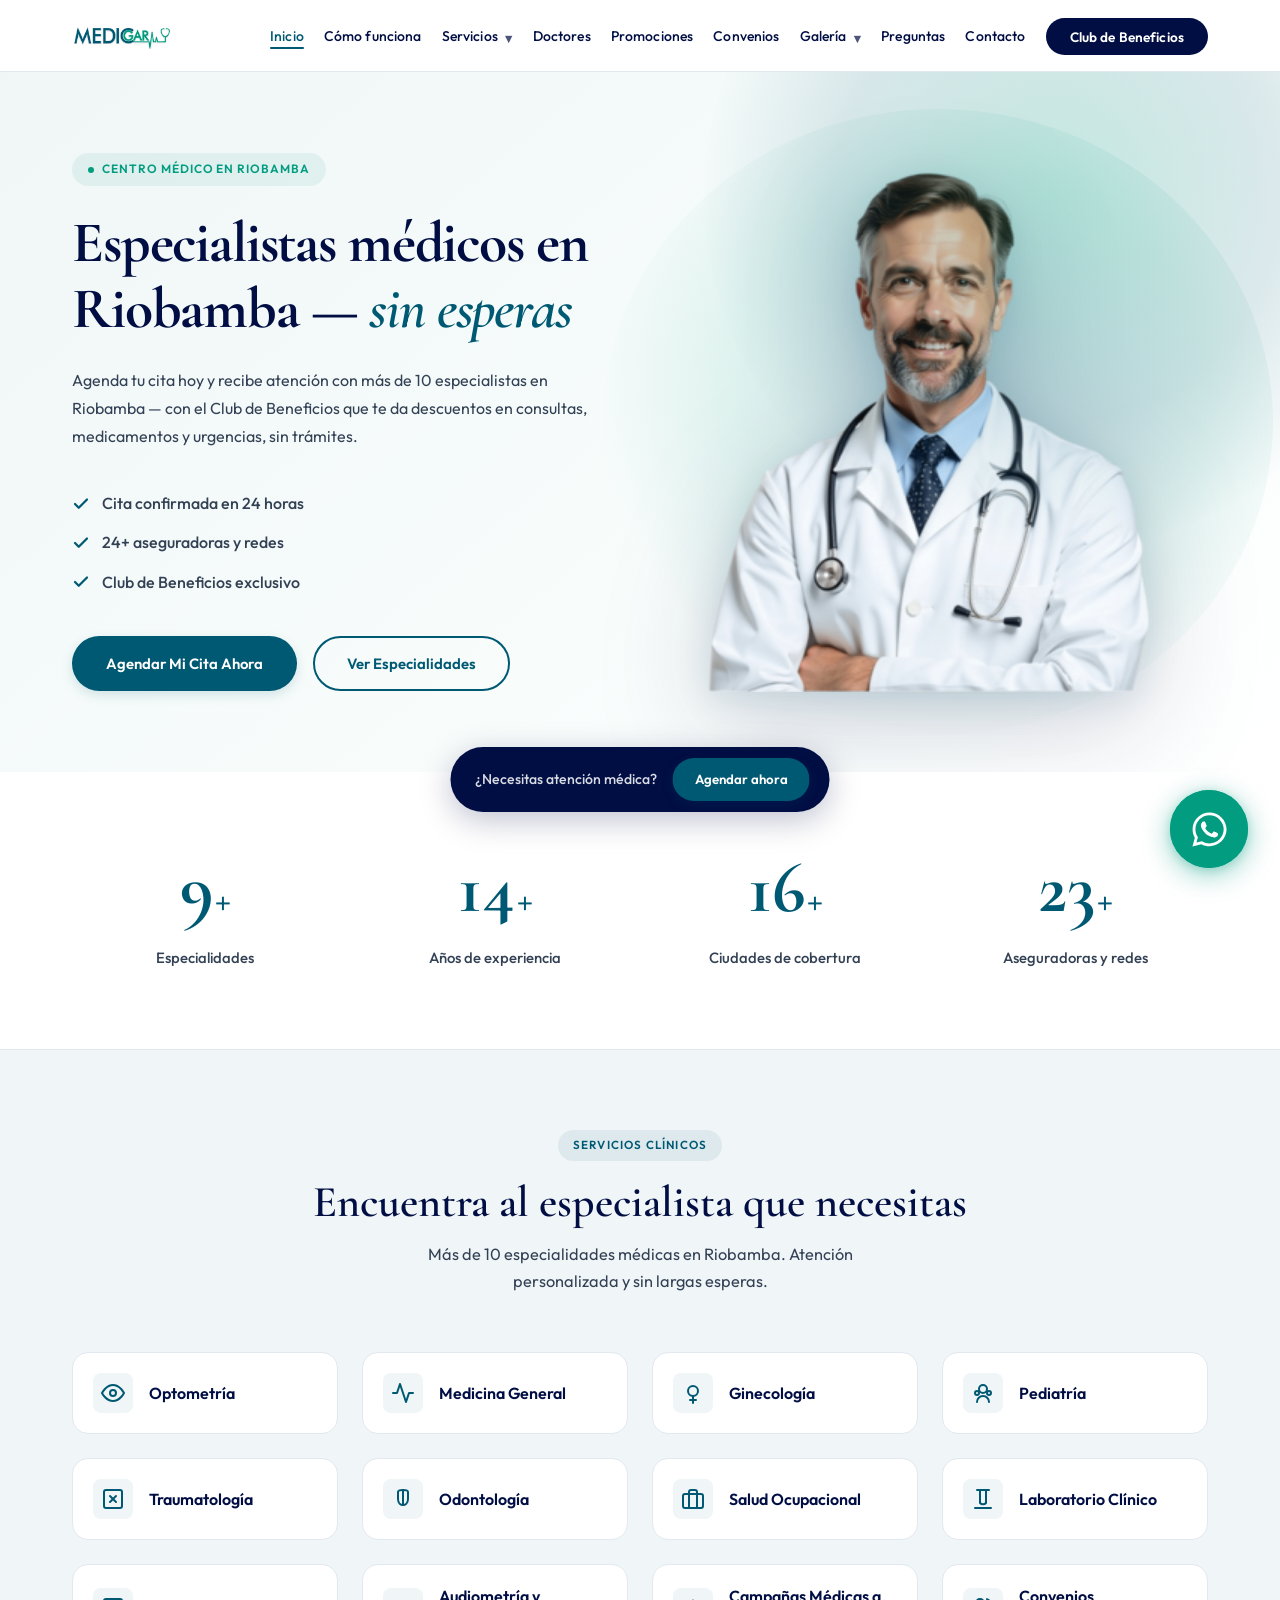
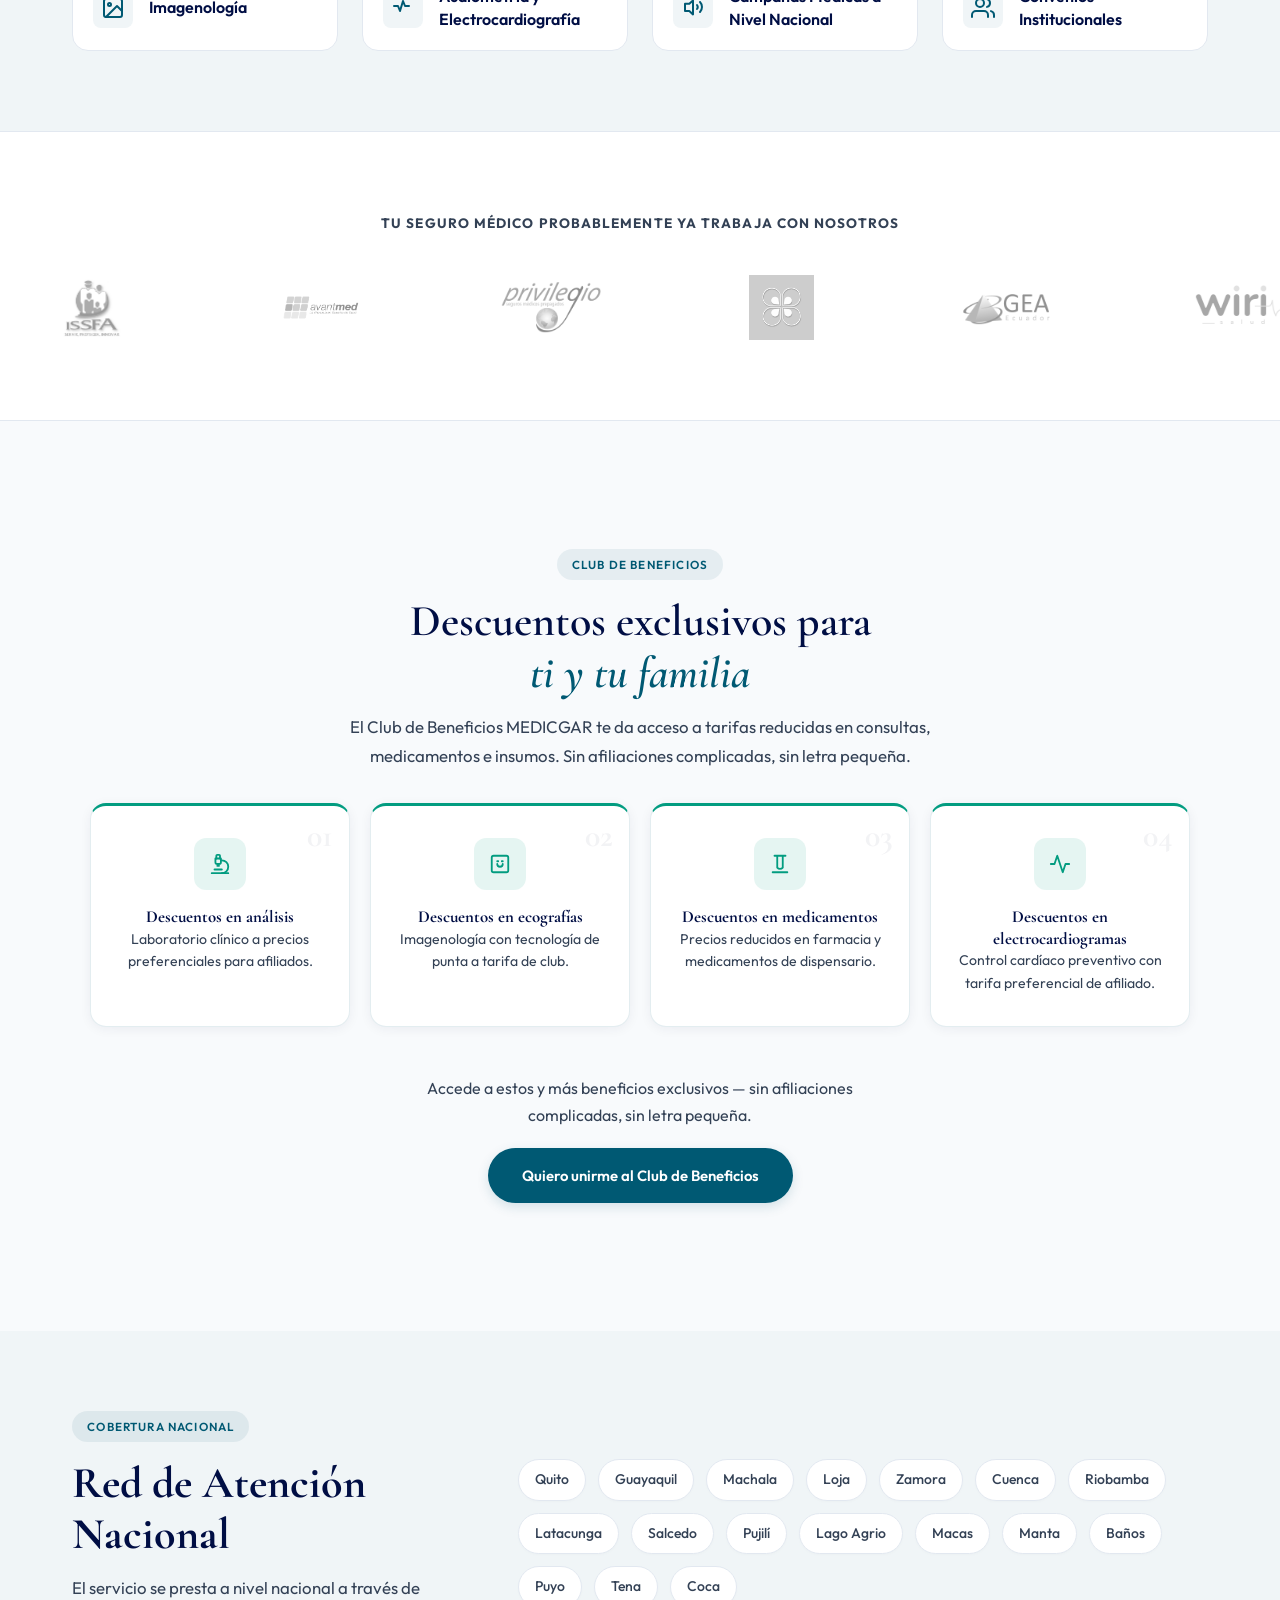
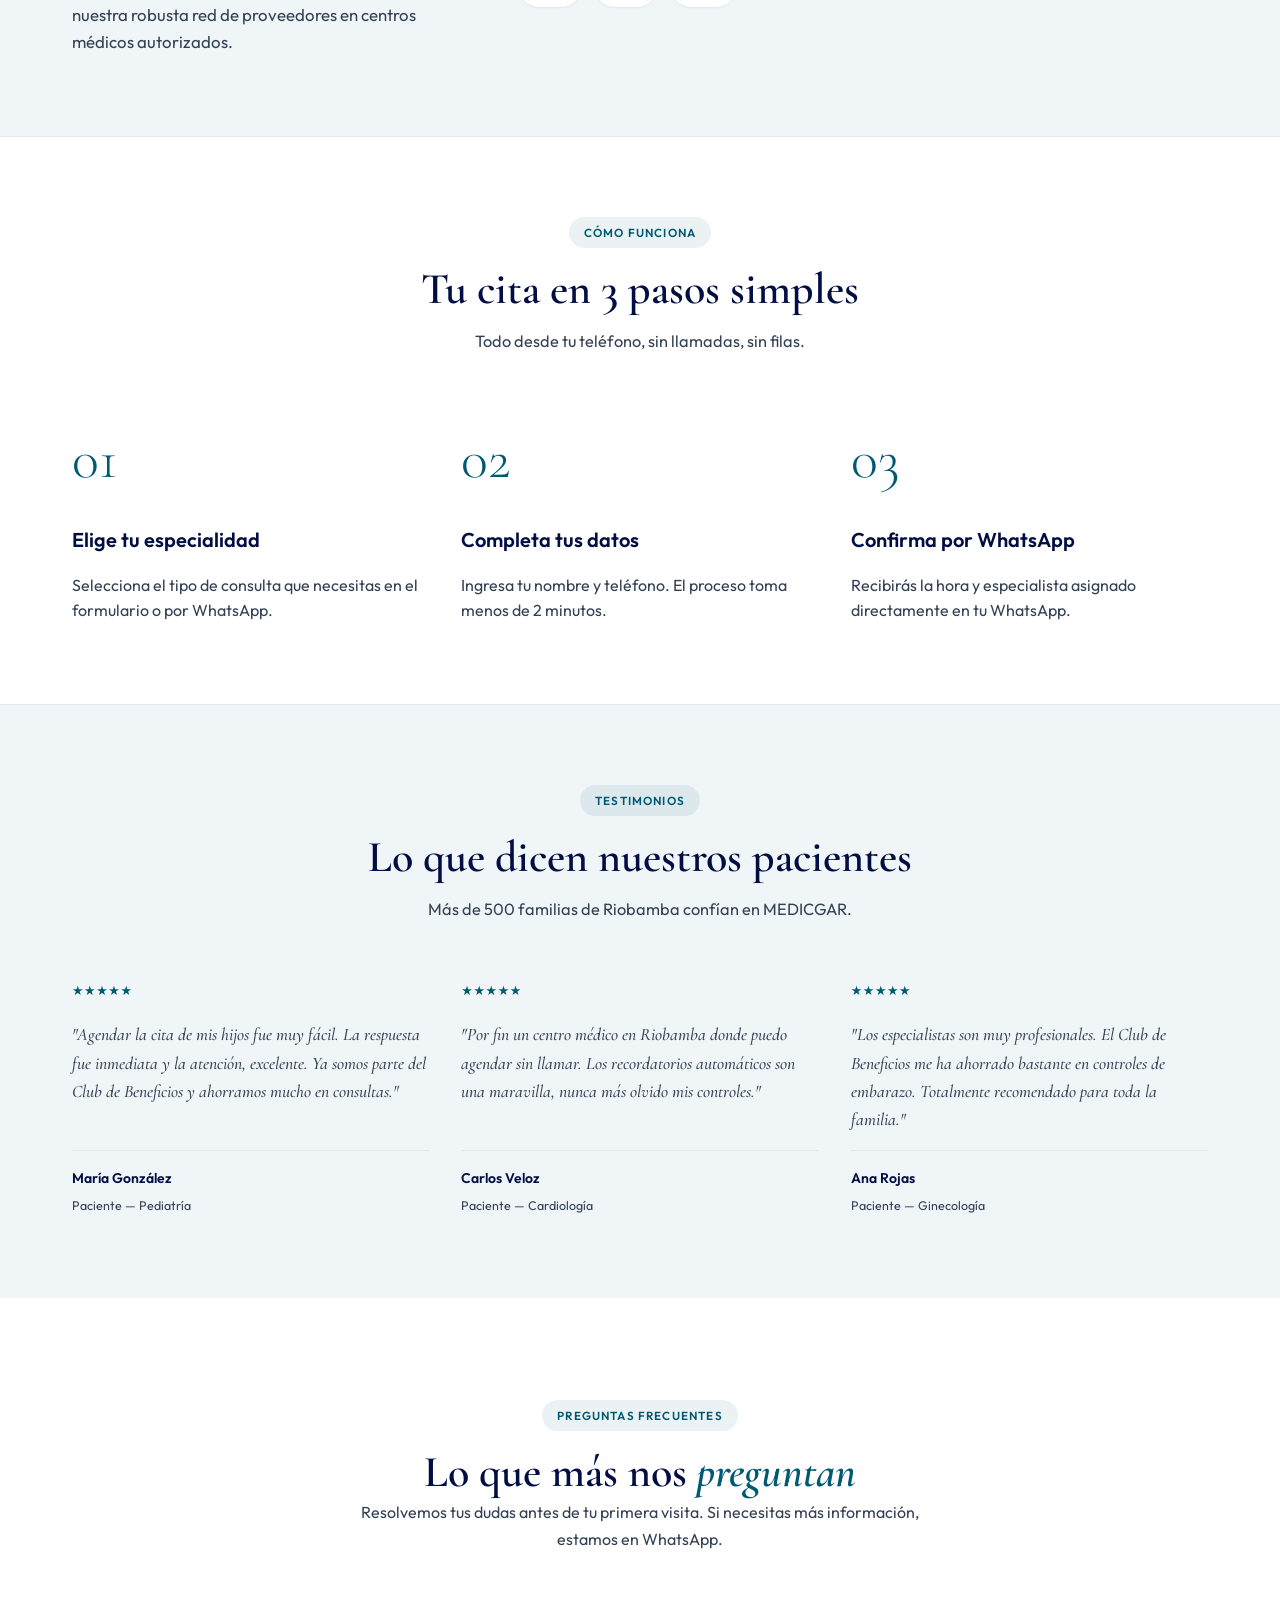
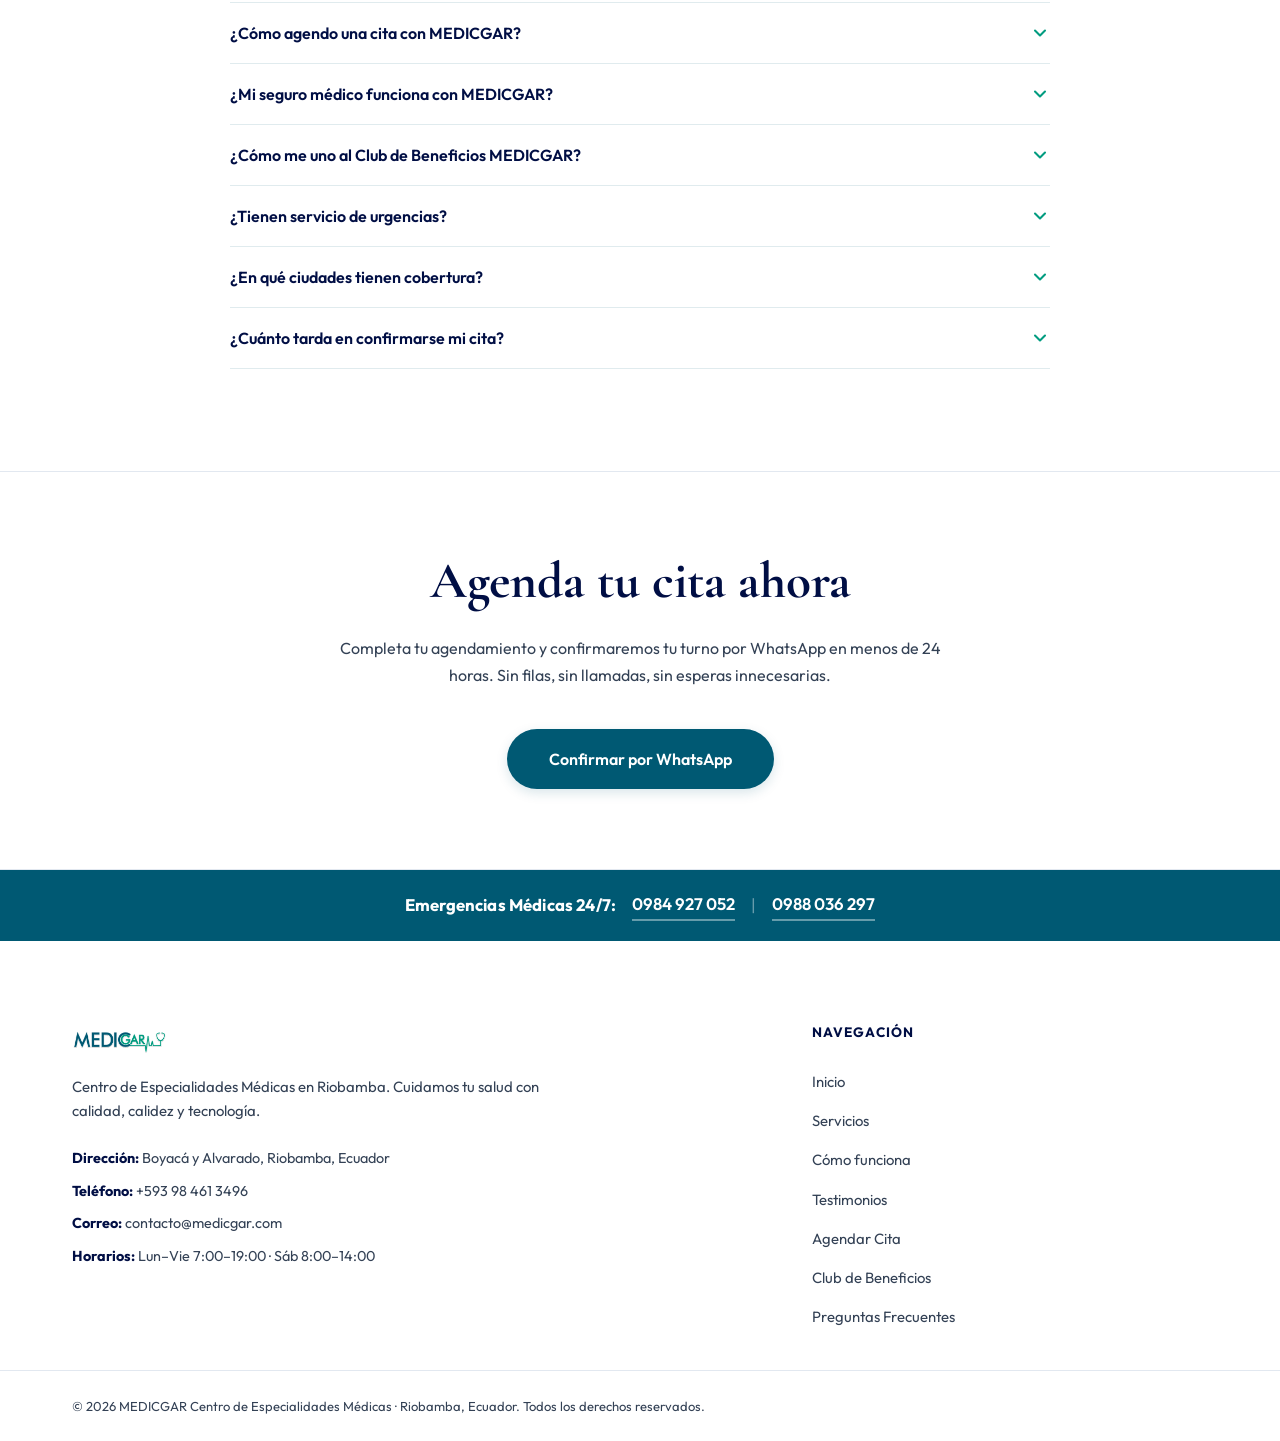
<file: demo-clinica-v2/index.html>
<!DOCTYPE html>
<html lang="es">
<head>
  <meta charset="UTF-8" />
  <meta name="viewport" content="width=device-width, initial-scale=1.0" />
  <title>MEDICGAR — Centro de Especialidades Médicas Riobamba</title>
  <meta name="description" content="Agenda tu cita médica online en MEDICGAR, centro de especialidades en Riobamba. Más de 10 especialidades, Club de Beneficios y 24+ aseguradoras. Cita confirmada en 24 horas." />
  <meta name="robots" content="noindex, nofollow" />
  <meta name="theme-color" content="#0B2545" />
  <meta property="og:title" content="MEDICGAR — Centro de Especialidades Médicas Riobamba" />
  <meta property="og:description" content="Agenda tu cita médica online. 10+ especialidades, Club de Beneficios y 24+ aseguradoras. Confirmación en 24 horas." />
  <meta property="og:type" content="website" />
  <meta property="og:image" content="https://jefferxx.github.io/DemosWebPortfolio/demo-clinica-v2/images_sitio_web_actual_medicgar/banner-club-de-beneficios-familia.jpg" />
  <meta name="twitter:card" content="summary_large_image" />
  <link rel="preconnect" href="https://fonts.googleapis.com" />
  <link rel="preconnect" href="https://fonts.gstatic.com" crossorigin />
  <link href="https://fonts.googleapis.com/css2?family=Cormorant+Garamond:ital,wght@0,400;0,600;0,700;1,400;1,600&family=Outfit:wght@300;400;500;600&display=swap" rel="stylesheet" />
  <link rel="stylesheet" href="css/style.css" />
</head>
<body>

  <a href="#cita" class="skip-nav">Ir al formulario de cita</a>

  <!-- ========== STICKY CTA BAR ========== -->
  <div class="sticky-cta" id="stickyCta" role="complementary" aria-label="Agendar cita" aria-hidden="true">
    <span class="sticky-cta-text">¿Necesitas atención médica?</span>
    <a href="#cita" class="btn btn-primary btn-sm">Agendar ahora</a>
  </div>

  <!-- ========== NAVBAR ========== -->
  <nav class="navbar" id="navbar" role="navigation" aria-label="Navegación principal">
    <div class="container nav-inner">
      <a href="#hero" class="nav-logo" aria-label="MEDICGAR — inicio">
        <img
          src="images_sitio_web_actual_medicgar/logo-medicgar-horizontal.png"
          alt="MEDICGAR Centro de Especialidades Médicas"
          width="180" height="40"
        />
      </a>
      <button class="nav-toggle" id="navToggle" aria-expanded="false" aria-controls="navMenu" aria-label="Abrir menú">
        <span class="bar"></span>
        <span class="bar"></span>
        <span class="bar"></span>
      </button>
      <ul class="nav-menu" id="navMenu" role="list">
        <li><a href="#hero">Inicio</a></li>
        <li><a href="#proceso">Cómo funciona</a></li>
        <li class="has-dropdown">
          <a href="#especialidades">Servicios <span class="arrow" aria-hidden="true">▼</span></a>
          <div class="dropdown-menu dropdown-grid">
            <a href="#especialidades">Optometría</a>
            <a href="#especialidades">Medicina General</a>
            <a href="#especialidades">Ginecología</a>
            <a href="#especialidades">Pediatría</a>
            <a href="#especialidades">Traumatología</a>
            <a href="#especialidades">Odontología</a>
            <a href="#especialidades">Salud Ocupacional</a>
            <a href="#especialidades">Laboratorio Clínico</a>
            <a href="#especialidades">Imagenología</a>
            <a href="#especialidades">Audiometría y Electrocardiografía</a>
            <a href="#especialidades">Campañas Médicas a Nivel Nacional</a>
            <a href="#especialidades">Convenios Institucionales</a>
          </div>
        </li>
        <li><a href="#testimonios">Doctores</a></li>
        <li><a href="#cita">Promociones</a></li>
        <li><a href="#convenios">Convenios</a></li>
        <li class="has-dropdown">
          <a href="#cobertura">Galería <span class="arrow" aria-hidden="true">▼</span></a>
          <div class="dropdown-menu dropdown-vertical">
            <a href="#cobertura">Brigada médica</a>
          </div>
        </li>
        <li><a href="#faq">Preguntas</a></li>
        <li><a href="#footer">Contacto</a></li>
        <li><a href="#club" class="nav-cta">Club de Beneficios</a></li>
      </ul>
    </div>
  </nav>

  <!-- ========== HERO ========== -->
  <section class="hero" id="hero" aria-labelledby="hero-heading">
    <div class="container hero-inner-grid">
      <div class="hero-content reveal">
        <div class="hero-badge" aria-label="Centro Médico en Riobamba">Centro Médico en Riobamba</div>
        <h1 class="hero-title" id="hero-heading">
          Especialistas médicos en Riobamba — <em>sin esperas</em>
        </h1>
        <p class="hero-sub">
          Agenda tu cita hoy y recibe atención con más de 10 especialistas en Riobamba —
          con el Club de Beneficios que te da descuentos en consultas, medicamentos y urgencias, sin trámites.
        </p>
        <ul class="hero-checklist" role="list">
          <li>
            <svg width="18" height="18" viewBox="0 0 24 24" fill="none" stroke="currentColor" stroke-width="3" stroke-linecap="round" stroke-linejoin="round" aria-hidden="true">
              <polyline points="20 6 9 17 4 12"></polyline>
            </svg>
            Cita confirmada en 24 horas
          </li>
          <li>
            <svg width="18" height="18" viewBox="0 0 24 24" fill="none" stroke="currentColor" stroke-width="3" stroke-linecap="round" stroke-linejoin="round" aria-hidden="true">
              <polyline points="20 6 9 17 4 12"></polyline>
            </svg>
            24+ aseguradoras y redes
          </li>
          <li>
            <svg width="18" height="18" viewBox="0 0 24 24" fill="none" stroke="currentColor" stroke-width="3" stroke-linecap="round" stroke-linejoin="round" aria-hidden="true">
              <polyline points="20 6 9 17 4 12"></polyline>
            </svg>
            Club de Beneficios exclusivo
          </li>
        </ul>
        <div class="hero-ctas">
          <a href="#cita" class="btn btn-primary">Agendar Mi Cita Ahora</a>
          <a href="#especialidades" class="btn btn-secondary">Ver Especialidades</a>
        </div>
      </div>
      <div class="hero-visual reveal reveal--d2">
        <div class="hero-img-wrap">
          <img
            src="images_sitio_web_actual_medicgar/doctor-hero-section.png"
            alt="Doctor especialista MEDICGAR Riobamba"
            width="580"
            class="hero-img-real"
            loading="eager"
          />
        </div>
      </div>
    </div>
  </section>

  <!-- ========== TRUST BAR ========== -->
  <section class="trust-bar" aria-label="Estadísticas MEDICGAR">
    <div class="container">
      <div class="trust-grid">
        <div class="trust-item reveal">
          <div class="trust-num-wrap">
            <span class="trust-num" data-target="10">0</span>
            <span class="trust-suffix">+</span>
          </div>
          <span class="trust-label">Especialidades</span>
        </div>
        <div class="trust-item reveal reveal--d1">
          <div class="trust-num-wrap">
            <span class="trust-num" data-target="15">0</span>
            <span class="trust-suffix">+</span>
          </div>
          <span class="trust-label">Años de experiencia</span>
        </div>
        <div class="trust-item reveal reveal--d2">
          <div class="trust-num-wrap">
            <span class="trust-num" data-target="17">0</span>
            <span class="trust-suffix">+</span>
          </div>
          <span class="trust-label">Ciudades de cobertura</span>
        </div>
        <div class="trust-item reveal reveal--d3">
          <div class="trust-num-wrap">
            <span class="trust-num" data-target="24">0</span>
            <span class="trust-suffix">+</span>
          </div>
          <span class="trust-label">Aseguradoras y redes</span>
        </div>
      </div>
    </div>
  </section>

  <!-- ========== ESPECIALIDADES MÉDICAS ========== -->
  <section class="especialidades" id="especialidades" aria-labelledby="especialidades-heading">
    <div class="container">
      <div class="section-header reveal">
        <div class="section-badge">Servicios Clínicos</div>
        <h2 class="section-title" id="especialidades-heading">Encuentra al especialista que necesitas</h2>
        <p class="section-sub">Más de 10 especialidades médicas en Riobamba. Atención personalizada y sin largas esperas.</p>
      </div>
      <div class="especialidades-grid">
        <div class="especialidad-mini-card reveal">
          <div class="especialidad-icon" aria-hidden="true">
            <svg width="24" height="24" viewBox="0 0 24 24" fill="none" stroke="currentColor" stroke-width="2" stroke-linecap="round" stroke-linejoin="round"><path d="M1 12s4-8 11-8 11 8 11 8-4 8-11 8-11-8-11-8z"></path><circle cx="12" cy="12" r="3"></circle></svg>
          </div>
          <h3>Optometría</h3>
        </div>
        <div class="especialidad-mini-card reveal reveal--d1">
          <div class="especialidad-icon" aria-hidden="true">
            <svg width="24" height="24" viewBox="0 0 24 24" fill="none" stroke="currentColor" stroke-width="2" stroke-linecap="round" stroke-linejoin="round"><path d="M22 12h-4l-3 9L9 3l-3 9H2"></path></svg>
          </div>
          <h3>Medicina General</h3>
        </div>
        <div class="especialidad-mini-card reveal reveal--d2">
          <div class="especialidad-icon" aria-hidden="true">
            <svg width="24" height="24" viewBox="0 0 24 24" fill="none" stroke="currentColor" stroke-width="2" stroke-linecap="round" stroke-linejoin="round"><circle cx="12" cy="10" r="5"></circle><path d="M12 15v7M9 19h6"></path></svg>
          </div>
          <h3>Ginecología</h3>
        </div>
        <div class="especialidad-mini-card reveal reveal--d3">
          <div class="especialidad-icon" aria-hidden="true">
            <svg width="24" height="24" viewBox="0 0 24 24" fill="none" stroke="currentColor" stroke-width="2" stroke-linecap="round" stroke-linejoin="round"><circle cx="12" cy="8" r="4"></circle><path d="M18 21a6 6 0 0 0-12 0"></path><circle cx="6" cy="12" r="2"></circle><circle cx="18" cy="12" r="2"></circle></svg>
          </div>
          <h3>Pediatría</h3>
        </div>
        <div class="especialidad-mini-card reveal">
          <div class="especialidad-icon" aria-hidden="true">
            <svg width="24" height="24" viewBox="0 0 24 24" fill="none" stroke="currentColor" stroke-width="2" stroke-linecap="round" stroke-linejoin="round"><rect x="3" y="3" width="18" height="18" rx="2" ry="2"></rect><line x1="9" y1="9" x2="15" y2="15"></line><line x1="15" y1="9" x2="9" y2="15"></line></svg>
          </div>
          <h3>Traumatología</h3>
        </div>
        <div class="especialidad-mini-card reveal reveal--d1">
          <div class="especialidad-icon" aria-hidden="true">
            <svg width="24" height="24" viewBox="0 0 24 24" fill="none" stroke="currentColor" stroke-width="2" stroke-linecap="round" stroke-linejoin="round"><path d="M7 12c0 4.5 3 6 5 6s5-1.5 5-6V5c0-1.5-1.5-2-5-2S7 3.5 7 5v7z"></path><path d="M12 3v15"></path></svg>
          </div>
          <h3>Odontología</h3>
        </div>
        <div class="especialidad-mini-card reveal reveal--d2">
          <div class="especialidad-icon" aria-hidden="true">
            <svg width="24" height="24" viewBox="0 0 24 24" fill="none" stroke="currentColor" stroke-width="2" stroke-linecap="round" stroke-linejoin="round"><rect x="2" y="7" width="20" height="14" rx="2" ry="2"></rect><path d="M16 21V5a2 2 0 0 0-2-2h-4a2 2 0 0 0-2 2v16"></path></svg>
          </div>
          <h3>Salud Ocupacional</h3>
        </div>
        <div class="especialidad-mini-card reveal reveal--d3">
          <div class="especialidad-icon" aria-hidden="true">
            <svg width="24" height="24" viewBox="0 0 24 24" fill="none" stroke="currentColor" stroke-width="2" stroke-linecap="round" stroke-linejoin="round"><path d="M6 3h12M9 3v13a4 4 0 0 0 6 0V3M4 21h16"></path></svg>
          </div>
          <h3>Laboratorio Clínico</h3>
        </div>
        <div class="especialidad-mini-card reveal">
          <div class="especialidad-icon" aria-hidden="true">
            <svg width="24" height="24" viewBox="0 0 24 24" fill="none" stroke="currentColor" stroke-width="2" stroke-linecap="round" stroke-linejoin="round"><rect x="3" y="3" width="18" height="18" rx="2" ry="2"></rect><circle cx="8.5" cy="8.5" r="1.5"></circle><polyline points="21 15 16 10 5 21"></polyline></svg>
          </div>
          <h3>Imagenología</h3>
        </div>
        <div class="especialidad-mini-card reveal reveal--d1">
          <div class="especialidad-icon" aria-hidden="true">
            <svg width="24" height="24" viewBox="0 0 24 24" fill="none" stroke="currentColor" stroke-width="2" stroke-linecap="round" stroke-linejoin="round"><path d="M3 10h4l2 5 3-10 2 5h4"></path></svg>
          </div>
          <h3>Audiometría y Electrocardiografía</h3>
        </div>
        <div class="especialidad-mini-card reveal reveal--d2">
          <div class="especialidad-icon" aria-hidden="true">
            <svg width="24" height="24" viewBox="0 0 24 24" fill="none" stroke="currentColor" stroke-width="2" stroke-linecap="round" stroke-linejoin="round"><path d="M12 4.4L8.3 7.8H4v7.2h4.3l3.7 3.4V4.4z"></path><path d="M16 9a3.3 3.3 0 0 1 0 4"></path><path d="M19 6a7.3 7.3 0 0 1 0 10"></path></svg>
          </div>
          <h3>Campañas Médicas a Nivel Nacional</h3>
        </div>
        <div class="especialidad-mini-card reveal reveal--d3">
          <div class="especialidad-icon" aria-hidden="true">
            <svg width="24" height="24" viewBox="0 0 24 24" fill="none" stroke="currentColor" stroke-width="2" stroke-linecap="round" stroke-linejoin="round"><path d="M17 21v-2a4 4 0 0 0-4-4H5a4 4 0 0 0-4 4v2"></path><circle cx="9" cy="7" r="4"></circle><path d="M23 21v-2a4 4 0 0 0-3-3.87"></path><path d="M16 3.13a4 4 0 0 1 0 7.75"></path></svg>
          </div>
          <h3>Convenios Institucionales</h3>
        </div>
      </div>
    </div>
  </section>



  <!-- ========== CONVENIOS / PRUEBA SOCIAL ========== -->
  <section class="convenios" id="convenios" aria-labelledby="convenios-heading">
    <div class="container">
      <h2 class="convenios-title" id="convenios-heading">Tu seguro médico probablemente ya trabaja con nosotros</h2>
    </div>
    <div class="marquee-container">
      <div class="marquee-track">
        <!-- Group 1 -->
        <div class="convenio-logo-wrapper"><img src="images_sitio_web_actual_medicgar/logo-issfa.png" alt="ISSFA" width="100" height="40" loading="lazy" /></div>
        <div class="convenio-logo-wrapper"><img src="images_sitio_web_actual_medicgar/logo-avantmed.png" alt="Avantmed" width="100" height="40" loading="lazy" /></div>
        <div class="convenio-logo-wrapper"><img src="images_sitio_web_actual_medicgar/logo-privilegio-seguros.png" alt="Privilegio Seguros" width="100" height="40" loading="lazy" /></div>
        <div class="convenio-logo-wrapper"><img src="images_sitio_web_actual_medicgar/logo-inmedical.jpg" alt="Inmedical" width="100" height="40" loading="lazy" /></div>
        <div class="convenio-logo-wrapper"><img src="images_sitio_web_actual_medicgar/logo-gea-ecuador.png" alt="GEA Ecuador" width="100" height="40" loading="lazy" /></div>
        <div class="convenio-logo-wrapper"><img src="images_sitio_web_actual_medicgar/logo-wiri-salud.png" alt="Wiri Salud" width="100" height="40" loading="lazy" /></div>
        <div class="convenio-logo-wrapper"><img src="images_sitio_web_actual_medicgar/logo-red-consultamed.png" alt="Red Consultamed" width="100" height="40" loading="lazy" /></div>
        <div class="convenio-logo-wrapper"><img src="images_sitio_web_actual_medicgar/logo-aig.png" alt="AIG" width="100" height="40" loading="lazy" /></div>
        <div class="convenio-logo-wrapper"><img src="images_sitio_web_actual_medicgar/logo-axa.jpg" alt="AXA" width="100" height="40" loading="lazy" /></div>
        <div class="convenio-logo-wrapper"><img src="images_sitio_web_actual_medicgar/logo-d-medical.png" alt="D Medical" width="100" height="40" loading="lazy" /></div>
        <div class="convenio-logo-wrapper"><img src="images_sitio_web_actual_medicgar/logo-eficacia.jpg" alt="Eficacia" width="100" height="40" loading="lazy" /></div>
        <div class="convenio-logo-wrapper"><img src="images_sitio_web_actual_medicgar/logo-homewatch-caregivers.png" alt="Homewatch Caregivers" width="100" height="40" loading="lazy" /></div>
        <div class="convenio-logo-wrapper"><img src="images_sitio_web_actual_medicgar/logo-hospital-granados.jpg" alt="Hospital Granados" width="100" height="40" loading="lazy" /></div>
        <div class="convenio-logo-wrapper"><img src="images_sitio_web_actual_medicgar/logo-integral-group-solution.jpg" alt="Integral Group Solution" width="100" height="40" loading="lazy" /></div>
        <div class="convenio-logo-wrapper"><img src="images_sitio_web_actual_medicgar/logo-medical-systems.png" alt="Medical Systems" width="100" height="40" loading="lazy" /></div>
        <div class="convenio-logo-wrapper"><img src="images_sitio_web_actual_medicgar/logo-nesec.png" alt="Nesec" width="100" height="40" loading="lazy" /></div>
        <div class="convenio-logo-wrapper"><img src="images_sitio_web_actual_medicgar/logo-oq-med.png" alt="OQ Med" width="100" height="40" loading="lazy" /></div>
        <div class="convenio-logo-wrapper"><img src="images_sitio_web_actual_medicgar/logo-oqmed-medicina-ocupacional.png" alt="OQMed Medicina Ocupacional" width="100" height="40" loading="lazy" /></div>
        <div class="convenio-logo-wrapper"><img src="images_sitio_web_actual_medicgar/logo-praxmed.png" alt="Praxmed" width="100" height="40" loading="lazy" /></div>
        <div class="convenio-logo-wrapper"><img src="images_sitio_web_actual_medicgar/logo-previene-salud.png" alt="Previene Salud" width="100" height="40" loading="lazy" /></div>
        <div class="convenio-logo-wrapper"><img src="images_sitio_web_actual_medicgar/logo-reasismed.png" alt="Reasismed" width="100" height="40" loading="lazy" /></div>
        <div class="convenio-logo-wrapper"><img src="images_sitio_web_actual_medicgar/logo-redasis.png" alt="Redasis" width="100" height="40" loading="lazy" /></div>
        <div class="convenio-logo-wrapper"><img src="images_sitio_web_actual_medicgar/logo-segumedik.png" alt="Segumedik" width="100" height="40" loading="lazy" /></div>
        <div class="convenio-logo-wrapper"><img src="images_sitio_web_actual_medicgar/logo-sesat.jpeg" alt="Sesat" width="100" height="40" loading="lazy" /></div>
        <div class="convenio-logo-wrapper"><img src="images_sitio_web_actual_medicgar/logo-tenamedic.png" alt="Tenamedic" width="100" height="40" loading="lazy" /></div>
        <div class="convenio-logo-wrapper"><img src="images_sitio_web_actual_medicgar/logo-vida-buena.png" alt="Vida Buena" width="100" height="40" loading="lazy" /></div>

        <!-- Duplicated for infinite effect -->
        <div class="convenio-logo-wrapper"><img src="images_sitio_web_actual_medicgar/logo-issfa.png" alt="ISSFA" width="100" height="40" loading="lazy" /></div>
        <div class="convenio-logo-wrapper"><img src="images_sitio_web_actual_medicgar/logo-avantmed.png" alt="Avantmed" width="100" height="40" loading="lazy" /></div>
        <div class="convenio-logo-wrapper"><img src="images_sitio_web_actual_medicgar/logo-privilegio-seguros.png" alt="Privilegio Seguros" width="100" height="40" loading="lazy" /></div>
        <div class="convenio-logo-wrapper"><img src="images_sitio_web_actual_medicgar/logo-inmedical.jpg" alt="Inmedical" width="100" height="40" loading="lazy" /></div>
        <div class="convenio-logo-wrapper"><img src="images_sitio_web_actual_medicgar/logo-gea-ecuador.png" alt="GEA Ecuador" width="100" height="40" loading="lazy" /></div>
        <div class="convenio-logo-wrapper"><img src="images_sitio_web_actual_medicgar/logo-wiri-salud.png" alt="Wiri Salud" width="100" height="40" loading="lazy" /></div>
        <div class="convenio-logo-wrapper"><img src="images_sitio_web_actual_medicgar/logo-red-consultamed.png" alt="Red Consultamed" width="100" height="40" loading="lazy" /></div>
        <div class="convenio-logo-wrapper"><img src="images_sitio_web_actual_medicgar/logo-aig.png" alt="AIG" width="100" height="40" loading="lazy" /></div>
        <div class="convenio-logo-wrapper"><img src="images_sitio_web_actual_medicgar/logo-axa.jpg" alt="AXA" width="100" height="40" loading="lazy" /></div>
        <div class="convenio-logo-wrapper"><img src="images_sitio_web_actual_medicgar/logo-d-medical.png" alt="D Medical" width="100" height="40" loading="lazy" /></div>
        <div class="convenio-logo-wrapper"><img src="images_sitio_web_actual_medicgar/logo-eficacia.jpg" alt="Eficacia" width="100" height="40" loading="lazy" /></div>
        <div class="convenio-logo-wrapper"><img src="images_sitio_web_actual_medicgar/logo-homewatch-caregivers.png" alt="Homewatch Caregivers" width="100" height="40" loading="lazy" /></div>
        <div class="convenio-logo-wrapper"><img src="images_sitio_web_actual_medicgar/logo-hospital-granados.jpg" alt="Hospital Granados" width="100" height="40" loading="lazy" /></div>
        <div class="convenio-logo-wrapper"><img src="images_sitio_web_actual_medicgar/logo-integral-group-solution.jpg" alt="Integral Group Solution" width="100" height="40" loading="lazy" /></div>
        <div class="convenio-logo-wrapper"><img src="images_sitio_web_actual_medicgar/logo-medical-systems.png" alt="Medical Systems" width="100" height="40" loading="lazy" /></div>
        <div class="convenio-logo-wrapper"><img src="images_sitio_web_actual_medicgar/logo-nesec.png" alt="Nesec" width="100" height="40" loading="lazy" /></div>
        <div class="convenio-logo-wrapper"><img src="images_sitio_web_actual_medicgar/logo-oq-med.png" alt="OQ Med" width="100" height="40" loading="lazy" /></div>
        <div class="convenio-logo-wrapper"><img src="images_sitio_web_actual_medicgar/logo-oqmed-medicina-ocupacional.png" alt="OQMed" width="100" height="40" loading="lazy" /></div>
        <div class="convenio-logo-wrapper"><img src="images_sitio_web_actual_medicgar/logo-praxmed.png" alt="Praxmed" width="100" height="40" loading="lazy" /></div>
        <div class="convenio-logo-wrapper"><img src="images_sitio_web_actual_medicgar/logo-previene-salud.png" alt="Previene Salud" width="100" height="40" loading="lazy" /></div>
        <div class="convenio-logo-wrapper"><img src="images_sitio_web_actual_medicgar/logo-reasismed.png" alt="Reasismed" width="100" height="40" loading="lazy" /></div>
        <div class="convenio-logo-wrapper"><img src="images_sitio_web_actual_medicgar/logo-redasis.png" alt="Redasis" width="100" height="40" loading="lazy" /></div>
        <div class="convenio-logo-wrapper"><img src="images_sitio_web_actual_medicgar/logo-segumedik.png" alt="Segumedik" width="100" height="40" loading="lazy" /></div>
        <div class="convenio-logo-wrapper"><img src="images_sitio_web_actual_medicgar/logo-sesat.jpeg" alt="Sesat" width="100" height="40" loading="lazy" /></div>
        <div class="convenio-logo-wrapper"><img src="images_sitio_web_actual_medicgar/logo-tenamedic.png" alt="Tenamedic" width="100" height="40" loading="lazy" /></div>
        <div class="convenio-logo-wrapper"><img src="images_sitio_web_actual_medicgar/logo-vida-buena.png" alt="Vida Buena" width="100" height="40" loading="lazy" /></div>
      </div>
    </div>
  </section>

  <!-- ========== CLUB DE BENEFICIOS ========== -->
  <section class="club" id="club" aria-labelledby="club-heading">
    <div class="container">
      <div class="club-inner reveal">

        <div class="section-badge">Club de Beneficios</div>
        <h2 class="section-title" id="club-heading">
          Descuentos exclusivos para<br><em>ti y tu familia</em>
        </h2>
        <p class="club-lead">
          El Club de Beneficios MEDICGAR te da acceso a tarifas reducidas en consultas,
          medicamentos e insumos. Sin afiliaciones complicadas, sin letra pequeña.
        </p>

        <ul class="club-beneficios" role="list">
          <li class="club-item">
            <span class="club-item-num" aria-hidden="true">01</span>
            <div class="club-item-icon" aria-hidden="true">
              <!-- Microscope / análisis -->
              <svg width="22" height="22" viewBox="0 0 24 24" fill="none" stroke="currentColor" stroke-width="2" stroke-linecap="round" stroke-linejoin="round"><path d="M6 18h8"/><path d="M3 22h18"/><path d="M14 22a7 7 0 1 0 0-14h-1"/><path d="M9 14h2"/><path d="M9 12a2 2 0 0 1-2-2V6h6v4a2 2 0 0 1-2 2z"/><path d="M12 6V3a1 1 0 0 0-1-1H9a1 1 0 0 0-1 1v3"/></svg>
            </div>
            <div>
              <strong>Descuentos en análisis</strong>
              <p>Laboratorio clínico a precios preferenciales para afiliados.</p>
            </div>
          </li>
          <li class="club-item">
            <span class="club-item-num" aria-hidden="true">02</span>
            <div class="club-item-icon" aria-hidden="true">
              <!-- Scan / ecografías -->
              <svg width="22" height="22" viewBox="0 0 24 24" fill="none" stroke="currentColor" stroke-width="2" stroke-linecap="round" stroke-linejoin="round"><rect x="3" y="3" width="18" height="18" rx="2"/><path d="M9 9h1"/><path d="M14 9h1"/><path d="M9 12a3 3 0 0 0 6 0"/></svg>
            </div>
            <div>
              <strong>Descuentos en ecografías</strong>
              <p>Imagenología con tecnología de punta a tarifa de club.</p>
            </div>
          </li>
          <li class="club-item">
            <span class="club-item-num" aria-hidden="true">03</span>
            <div class="club-item-icon" aria-hidden="true">
              <!-- Pill / medicamentos -->
              <svg width="22" height="22" viewBox="0 0 24 24" fill="none" stroke="currentColor" stroke-width="2" stroke-linecap="round" stroke-linejoin="round"><path d="M6 3h12M9 3v13a4 4 0 0 0 6 0V3M4 21h16"></path></svg>
            </div>
            <div>
              <strong>Descuentos en medicamentos</strong>
              <p>Precios reducidos en farmacia y medicamentos de dispensario.</p>
            </div>
          </li>
          <li class="club-item">
            <span class="club-item-num" aria-hidden="true">04</span>
            <div class="club-item-icon" aria-hidden="true">
              <!-- Activity / electrocardiograma -->
              <svg width="22" height="22" viewBox="0 0 24 24" fill="none" stroke="currentColor" stroke-width="2" stroke-linecap="round" stroke-linejoin="round"><polyline points="22 12 18 12 15 21 9 3 6 12 2 12"></polyline></svg>
            </div>
            <div>
              <strong>Descuentos en electrocardiogramas</strong>
              <p>Control cardíaco preventivo con tarifa preferencial de afiliado.</p>
            </div>
          </li>
        </ul>

        <div class="club-cta-block">
          <p class="club-cta-text">
            Accede a estos y más beneficios exclusivos — sin afiliaciones complicadas, sin letra pequeña.
          </p>
          <a
            href="https://wa.me/593984613496?text=Hola%20MEDICGAR%20%F0%9F%91%8B%2C%20quiero%20información%20sobre%20el%20Club%20de%20Beneficios."
            class="btn btn-primary"
            target="_blank"
            rel="noopener noreferrer"
          >
            Quiero unirme al Club de Beneficios
          </a>
        </div>

      </div>
    </div>
  </section>

  <!-- ========== COBERTURA GEOGRÁFICA ========== -->
  <section class="cobertura" id="cobertura" aria-labelledby="cobertura-heading">
    <div class="container cobertura-inner">
      <div class="cobertura-left reveal">
        <div class="section-badge">Cobertura Nacional</div>
        <h2 id="cobertura-heading" class="cobertura-title">Red de Atención Nacional</h2>
        <p class="cobertura-text">
          El servicio se presta a nivel nacional a través de nuestra robusta red de proveedores en centros médicos autorizados.
        </p>
      </div>
      <div class="cobertura-right reveal reveal--d1">
        <div class="cobertura-badges">
          <span class="ciudad-badge">Quito</span>
          <span class="ciudad-badge">Guayaquil</span>
          <span class="ciudad-badge">Machala</span>
          <span class="ciudad-badge">Loja</span>
          <span class="ciudad-badge">Zamora</span>
          <span class="ciudad-badge">Cuenca</span>
          <span class="ciudad-badge">Riobamba</span>
          <span class="ciudad-badge">Latacunga</span>
          <span class="ciudad-badge">Salcedo</span>
          <span class="ciudad-badge">Pujilí</span>
          <span class="ciudad-badge">Lago Agrio</span>
          <span class="ciudad-badge">Macas</span>
          <span class="ciudad-badge">Manta</span>
          <span class="ciudad-badge">Baños</span>
          <span class="ciudad-badge">Puyo</span>
          <span class="ciudad-badge">Tena</span>
          <span class="ciudad-badge">Coca</span>
        </div>
      </div>
    </div>
  </section>

  <!-- ========== PROCESO ========== -->
  <section class="proceso" id="proceso" aria-labelledby="proc-heading">
    <div class="container">
      <div class="section-header reveal">
        <div class="section-badge">Cómo funciona</div>
        <h2 class="section-title" id="proc-heading">Tu cita en 3 pasos simples</h2>
        <p class="section-sub">Todo desde tu teléfono, sin llamadas, sin filas.</p>
      </div>
      <ol class="proceso-steps" role="list">
        <li class="proceso-step reveal reveal--d1">
          <div class="step-num" aria-hidden="true">01</div>
          <div class="step-content">
            <h3>Elige tu especialidad</h3>
            <p>Selecciona el tipo de consulta que necesitas en el formulario o por WhatsApp.</p>
          </div>
        </li>
        <li class="proceso-step reveal reveal--d2">
          <div class="step-num" aria-hidden="true">02</div>
          <div class="step-content">
            <h3>Completa tus datos</h3>
            <p>Ingresa tu nombre y teléfono. El proceso toma menos de 2 minutos.</p>
          </div>
        </li>
        <li class="proceso-step reveal reveal--d3">
          <div class="step-num" aria-hidden="true">03</div>
          <div class="step-content">
            <h3>Confirma por WhatsApp</h3>
            <p>Recibirás la hora y especialista asignado directamente en tu WhatsApp.</p>
          </div>
        </li>
      </ol>
    </div>
  </section>

  <!-- ========== TESTIMONIOS ========== -->
  <section class="testimonios" id="testimonios" aria-labelledby="test-heading">
    <div class="container">
      <div class="section-header reveal">
        <div class="section-badge">Testimonios</div>
        <h2 class="section-title" id="test-heading">Lo que dicen nuestros pacientes</h2>
        <p class="section-sub">Más de 500 familias de Riobamba confían en MEDICGAR.</p>
      </div>
      <ul class="test-grid" role="list">
        <li class="test-card reveal reveal--d1">
          <div class="test-stars" aria-label="5 estrellas">★★★★★</div>
          <blockquote>
            "Agendar la cita de mis hijos fue muy fácil. La respuesta fue inmediata y la atención, excelente.
            Ya somos parte del Club de Beneficios y ahorramos mucho en consultas."
          </blockquote>
          <div class="test-author">
            <div>
              <strong>María González</strong>
              <span>Paciente — Pediatría</span>
            </div>
          </div>
        </li>
        <li class="test-card reveal reveal--d2">
          <div class="test-stars" aria-label="5 estrellas">★★★★★</div>
          <blockquote>
            "Por fin un centro médico en Riobamba donde puedo agendar sin llamar.
            Los recordatorios automáticos son una maravilla, nunca más olvido mis controles."
          </blockquote>
          <div class="test-author">
            <div>
              <strong>Carlos Veloz</strong>
              <span>Paciente — Cardiología</span>
            </div>
          </div>
        </li>
        <li class="test-card reveal reveal--d3">
          <div class="test-stars" aria-label="5 estrellas">★★★★★</div>
          <blockquote>
            "Los especialistas son muy profesionales. El Club de Beneficios me ha ahorrado bastante
            en controles de embarazo. Totalmente recomendado para toda la familia."
          </blockquote>
          <div class="test-author">
            <div>
              <strong>Ana Rojas</strong>
              <span>Paciente — Ginecología</span>
            </div>
          </div>
        </li>
      </ul>
    </div>
  </section>

  <!-- ========== PREGUNTAS FRECUENTES ========== -->
  <section class="faq" id="faq" aria-labelledby="faq-heading">
    <div class="container">
      <div class="faq-inner reveal">
        <div class="section-badge">Preguntas Frecuentes</div>
        <h2 class="section-title" id="faq-heading">
          Lo que más nos <em>preguntan</em>
        </h2>
        <p class="faq-lead">
          Resolvemos tus dudas antes de tu primera visita. Si necesitas más información, estamos en WhatsApp.
        </p>
        <ul class="faq-list" role="list">

          <li class="faq-item">
            <button class="faq-question" aria-expanded="false" aria-controls="faq-a1">
              <span>¿Cómo agendo una cita con MEDICGAR?</span>
              <svg class="faq-icon" width="20" height="20" viewBox="0 0 24 24" fill="none" stroke="currentColor" stroke-width="2.5" stroke-linecap="round" stroke-linejoin="round" aria-hidden="true"><polyline points="6 9 12 15 18 9"></polyline></svg>
            </button>
            <div class="faq-answer" id="faq-a1" role="region">
              <p>Puedes agendar tu cita directamente desde esta página usando el formulario de abajo, o escribiéndonos por WhatsApp al <strong>0984 613 496</strong>. Confirmamos tu turno en menos de 24 horas sin filas ni llamadas.</p>
            </div>
          </li>

          <li class="faq-item">
            <button class="faq-question" aria-expanded="false" aria-controls="faq-a2">
              <span>¿Mi seguro médico funciona con MEDICGAR?</span>
              <svg class="faq-icon" width="20" height="20" viewBox="0 0 24 24" fill="none" stroke="currentColor" stroke-width="2.5" stroke-linecap="round" stroke-linejoin="round" aria-hidden="true"><polyline points="6 9 12 15 18 9"></polyline></svg>
            </button>
            <div class="faq-answer" id="faq-a2" role="region">
              <p>Trabajamos con más de <strong>24 aseguradoras y redes médicas</strong>, incluyendo IESS, Salud S.A., BMI, Chubb, Equivida y muchas más. Puedes consultar tu aseguradora específica en la sección de Convenios.</p>
            </div>
          </li>

          <li class="faq-item">
            <button class="faq-question" aria-expanded="false" aria-controls="faq-a3">
              <span>¿Cómo me uno al Club de Beneficios MEDICGAR?</span>
              <svg class="faq-icon" width="20" height="20" viewBox="0 0 24 24" fill="none" stroke="currentColor" stroke-width="2.5" stroke-linecap="round" stroke-linejoin="round" aria-hidden="true"><polyline points="6 9 12 15 18 9"></polyline></svg>
            </button>
            <div class="faq-answer" id="faq-a3" role="region">
              <p>Es muy sencillo: escríbenos por WhatsApp indicando que quieres unirte al Club. Sin afiliaciones complicadas ni letra pequeña. Desde ese momento accedes a descuentos en análisis, ecografías, medicamentos y electrocardiogramas.</p>
            </div>
          </li>

          <li class="faq-item">
            <button class="faq-question" aria-expanded="false" aria-controls="faq-a4">
              <span>¿Tienen servicio de urgencias?</span>
              <svg class="faq-icon" width="20" height="20" viewBox="0 0 24 24" fill="none" stroke="currentColor" stroke-width="2.5" stroke-linecap="round" stroke-linejoin="round" aria-hidden="true"><polyline points="6 9 12 15 18 9"></polyline></svg>
            </button>
            <div class="faq-answer" id="faq-a4" role="region">
              <p>Sí. Contamos con línea de emergencias disponible las <strong>24 horas, 7 días a la semana</strong>. Llámanos al <strong>0984 927 052</strong> o <strong>0988 036 297</strong> ante cualquier urgencia médica.</p>
            </div>
          </li>

          <li class="faq-item">
            <button class="faq-question" aria-expanded="false" aria-controls="faq-a5">
              <span>¿En qué ciudades tienen cobertura?</span>
              <svg class="faq-icon" width="20" height="20" viewBox="0 0 24 24" fill="none" stroke="currentColor" stroke-width="2.5" stroke-linecap="round" stroke-linejoin="round" aria-hidden="true"><polyline points="6 9 12 15 18 9"></polyline></svg>
            </button>
            <div class="faq-answer" id="faq-a5" role="region">
              <p>Tenemos cobertura en <strong>17 ciudades a nivel nacional</strong>, con base principal en Riobamba. También realizamos campañas médicas y convenios institucionales en provincias de la Costa, Sierra y Oriente.</p>
            </div>
          </li>

          <li class="faq-item">
            <button class="faq-question" aria-expanded="false" aria-controls="faq-a6">
              <span>¿Cuánto tarda en confirmarse mi cita?</span>
              <svg class="faq-icon" width="20" height="20" viewBox="0 0 24 24" fill="none" stroke="currentColor" stroke-width="2.5" stroke-linecap="round" stroke-linejoin="round" aria-hidden="true"><polyline points="6 9 12 15 18 9"></polyline></svg>
            </button>
            <div class="faq-answer" id="faq-a6" role="region">
              <p>La confirmación llega por WhatsApp en <strong>menos de 24 horas</strong> (días hábiles). Para urgencias o casos especiales, el tiempo puede ser menor. Nos comprometemos a responderte el mismo día.</p>
            </div>
          </li>

        </ul>
      </div>
    </div>
  </section>

  <!-- ========== CTA FINAL ========== -->
  <section class="cita" id="cita" aria-labelledby="cita-heading">
    <div class="container cita-content reveal">
      <h2 id="cita-heading" class="cta-title">Agenda tu cita ahora</h2>
      <p class="cta-subtitle">
        Completa tu agendamiento y confirmaremos tu turno por WhatsApp en menos de 24 horas.
        Sin filas, sin llamadas, sin esperas innecesarias.
      </p>
      <div class="cta-actions">
        <a href="https://wa.me/593984613496?text=Hola%20MEDICGAR%2C%20quisiera%20agendar%20una%20cita%20médica." class="btn btn-primary btn-cta-final" target="_blank" rel="noopener noreferrer">
          Confirmar por WhatsApp
        </a>
      </div>
    </div>
  </section>

  <!-- ========== FOOTER ========== -->
  <footer class="footer" role="contentinfo">
    <div class="footer-emergency-bar">
      <div class="container emergency-inner">
        <span class="emergency-label"> Emergencias Médicas 24/7: </span>
        <a href="tel:+593984927052" class="emergency-phone">0984 927 052</a>
        <span class="emergency-divider">|</span>
        <a href="tel:+593988036297" class="emergency-phone">0988 036 297</a>
      </div>
    </div>
    <div class="container footer-inner">
      <div class="footer-brand">
        <div class="footer-logo">
          <img
            src="images_sitio_web_actual_medicgar/logo-medicgar-horizontal.png"
            alt="MEDICGAR Centro de Especialidades Médicas"
            width="160" height="38"
            loading="lazy"
          />
        </div>
        <p class="footer-desc">Centro de Especialidades Médicas en Riobamba. Cuidamos tu salud con calidad, calidez y tecnología.</p>
        <address class="footer-contact">
          <p><strong>Dirección:</strong> Boyacá y Alvarado, Riobamba, Ecuador</p>
          <p><strong>Teléfono:</strong> +593 98 461 3496</p>
          <p><strong>Correo:</strong> contacto@medicgar.com</p>
          <p><strong>Horarios:</strong> Lun–Vie 7:00–19:00 · Sáb 8:00–14:00</p>
        </address>
      </div>
      <div class="footer-nav-col">
        <h4>Navegación</h4>
        <ul role="list" class="footer-links">
          <li><a href="#hero">Inicio</a></li>
          <li><a href="#especialidades">Servicios</a></li>
          <li><a href="#proceso">Cómo funciona</a></li>
          <li><a href="#testimonios">Testimonios</a></li>
          <li><a href="#cita">Agendar Cita</a></li>
          <li><a href="#club">Club de Beneficios</a></li>
          <li><a href="#faq">Preguntas Frecuentes</a></li>
        </ul>
      </div>
    </div>
    <div class="footer-bottom">
      <div class="container">
        <p>&copy; 2026 MEDICGAR Centro de Especialidades Médicas · Riobamba, Ecuador. Todos los derechos reservados.</p>
      </div>
    </div>
  </footer>

  <!-- ========== WHATSAPP FLOTANTE ========== -->
  <a
    href="https://wa.me/593984613496?text=Hola%20MEDICGAR%2C%20quisiera%20obtener%20información%20sobre%20sus%20servicios."
    class="whatsapp-float"
    target="_blank"
    rel="noopener noreferrer"
    aria-label="Contactar MEDICGAR por WhatsApp"
  >
    <svg width="28" height="28" viewBox="0 0 448 512" fill="none" xmlns="http://www.w3.org/2000/svg" aria-hidden="true">
      <path d="M380.9 97.1C339 55.1 283.2 32 223.9 32c-122.4 0-222 99.6-222 222 0 39.1 10.2 77.3 29.6 111L0 480l117.7-30.9c32.4 17.7 68.9 27 106.1 27h.1c122.3 0 224.1-99.6 224.1-222 0-59.3-25.2-115-67.1-157zm-157 341.6c-33.2 0-65.7-8.9-94-25.7l-6.7-4-69.8 18.3L72 359.2l-4.4-7c-18.5-29.4-28.2-63.3-28.2-98.2 0-101.7 82.8-184.5 184.6-184.5 49.3 0 95.6 19.2 130.4 54.1 34.8 34.9 56.2 81.2 56.1 130.5 0 101.8-84.9 184.6-186.6 184.6zm101.2-138.2c-5.5-2.8-32.8-16.2-37.9-18-5.1-1.9-8.8-2.8-12.5 2.8-3.7 5.6-14.3 18-17.6 21.8-3.2 3.7-6.5 4.2-12 1.4-32.6-16.3-54-29.1-75.5-66-5.7-9.8 5.7-9.1 16.3-30.3 1.8-3.7.9-6.9-.5-9.7-1.4-2.8-12.5-30.1-17.1-41.2-4.5-10.8-9.1-9.3-12.5-9.5-3.2-.2-6.9-.2-10.6-.2-3.7 0-9.7 1.4-14.8 6.9-5.1 5.6-19.4 19-19.4 46.3 0 27.3 19.9 53.7 22.6 57.4 2.8 3.7 39.1 59.7 94.8 83.8 35.2 15.2 49 16.5 66.6 13.9 10.7-1.6 32.8-13.4 37.4-26.4 4.6-13 4.6-24.1 3.2-26.4-1.3-2.5-5-3.9-10.5-6.6z" fill="white"/>
    </svg>
    <span class="whatsapp-tooltip">¡Escríbenos!</span>
  </a>

  <script src="js/main.js"></script>
</body>
</html>
</file>
<file: demo-city-fitness-v1/css/style.css>
/* ============================================================
   CITY FITNESS — DARK MODE DESIGN SYSTEM
   Stack: HTML5 + CSS3 + Vanilla JS · Sin frameworks
   Fuentes: Outfit 900i (display) · Permanent Marker (acento) · Inter (cuerpo)
   ============================================================ */

/* ── 1. RESET + VARIABLES ─────────────────────────────────── */
*, *::before, *::after { margin: 0; padding: 0; box-sizing: border-box; }

:root {
  /* Fondos */
  --bg-primary:        #0a0b0d;
  --bg-secondary:      #121418;
  --bg-tertiary:       #1b1e24;

  /* Acento azul eléctrico neón */
  --accent-blue:       #00adef;
  --accent-blue-hover: #008ec4;
  --accent-blue-glow:  rgba(0, 173, 239, 0.30);
  --accent-blue-glow2: rgba(0, 173, 239, 0.12);

  /* Textos */
  --text-main:         #ffffff;
  --text-secondary:    #9ea4b0;
  --text-dark:         #050608;

  /* Bordes */
  --border-color:      #22262f;
  --border-accent:     rgba(0, 173, 239, 0.35);

  /* Espaciado (Rule of 8) */
  --sp-xs:   8px;
  --sp-sm:   16px;
  --sp-md:   24px;
  --sp-lg:   40px;
  --sp-xl:   80px;
  --sp-xxl:  120px;

  /* Tipografía */
  --font-display: 'Outfit', sans-serif;
  --font-accent:  'Permanent Marker', cursive;
  --font-body:    'Inter', sans-serif;

  /* Radios */
  --r-sm:   6px;
  --r-md:   12px;
  --r-lg:   20px;
  --r-full: 9999px;

  /* Transiciones */
  --t-fast: 180ms ease;
  --t-base: 300ms ease;
  --t-slow: 520ms cubic-bezier(.4, 0, .2, 1);

  /* Secciones */
  --section-py: clamp(4rem, 8vw, 7rem);
}

html { scroll-behavior: smooth; }

body {
  font-family: var(--font-body);
  background: var(--bg-primary);
  color: var(--text-main);
  overflow-x: hidden;
  line-height: 1.7;
  font-size: 16px;
  /* Textura de ruido industrial sutil */
  background-image:
    radial-gradient(ellipse 800px 600px at 20% -10%, rgba(0,173,239,0.05) 0%, transparent 60%),
    url("data:image/svg+xml,%3Csvg xmlns='http://www.w3.org/2000/svg' width='200' height='200'%3E%3Cfilter id='n'%3E%3CfeTurbulence type='fractalNoise' baseFrequency='0.85' numOctaves='4' stitchTiles='stitch'/%3E%3C/filter%3E%3Crect width='200' height='200' filter='url(%23n)' opacity='0.025'/%3E%3C/svg%3E");
}

img { max-width: 100%; display: block; }
a  { text-decoration: none; color: inherit; }
ul { list-style: none; }

/* ── 2. UTILIDADES GLOBALES ───────────────────────────────── */
.container { max-width: 1200px; margin: 0 auto; padding: 0 var(--sp-lg); }

.reveal {
  opacity: 0;
  transform: translateY(32px);
  transition: opacity .6s ease, transform .6s ease;
}
.reveal.is-visible { opacity: 1; transform: none; }
.reveal--d1 { transition-delay: 0.10s; }
.reveal--d2 { transition-delay: 0.20s; }
.reveal--d3 { transition-delay: 0.30s; }
.reveal--d4 { transition-delay: 0.40s; }

.sec-eyebrow {
  font-family: var(--font-display);
  font-size: .75rem;
  font-weight: 700;
  text-transform: uppercase;
  letter-spacing: .18em;
  color: var(--accent-blue);
  display: block;
  margin-bottom: var(--sp-xs);
}
.sec-title {
  font-family: var(--font-display);
  font-weight: 900;
  font-style: italic;
  text-transform: uppercase;
  line-height: 1;
  letter-spacing: .02em;
}
.sec-sub {
  color: var(--text-secondary);
  font-size: 1rem;
  line-height: 1.7;
  max-width: 560px;
}

/* ── 3. SKIP NAV (a11y) ───────────────────────────────────── */
.skip-nav {
  position: absolute;
  top: -100%;
  left: 16px;
  background: var(--accent-blue);
  color: var(--text-dark);
  padding: 8px 16px;
  border-radius: var(--r-sm);
  font-weight: 700;
  z-index: 9999;
}
.skip-nav:focus { top: 16px; }

/* ── 4. NAVBAR ────────────────────────────────────────────── */
.navbar {
  position: fixed;
  top: 0; left: 0; right: 0;
  z-index: 900;
  height: 72px;
  background: rgba(10, 11, 13, 0.85);
  backdrop-filter: blur(16px);
  -webkit-backdrop-filter: blur(16px);
  border-bottom: 1px solid transparent;
  display: flex;
  align-items: center;
  padding: 0 var(--sp-xl);
  transition: border-color var(--t-base), box-shadow var(--t-base);
}
.navbar.scrolled {
  border-bottom-color: var(--border-color);
  box-shadow: 0 4px 32px rgba(0,0,0,.5);
}
.nav-inner {
  width: 100%;
  max-width: 1200px;
  margin: 0 auto;
  display: flex;
  align-items: center;
  justify-content: space-between;
  gap: var(--sp-lg);
}
.nav-logo img { height: 42px; width: auto; }
.nav-menu {
  display: flex;
  align-items: center;
  gap: var(--sp-lg);
}
.nav-menu a {
  font-size: .82rem;
  font-weight: 600;
  letter-spacing: .08em;
  text-transform: uppercase;
  color: var(--text-secondary);
  transition: color var(--t-fast);
  position: relative;
}
.nav-menu a::after {
  content: '';
  position: absolute;
  bottom: -4px; left: 0;
  width: 0; height: 2px;
  background: var(--accent-blue);
  transition: width var(--t-base);
}
.nav-menu a:hover,
.nav-menu a.nav-active { color: var(--text-main); }
.nav-menu a:hover::after,
.nav-menu a.nav-active::after { width: 100%; }

.nav-cta {
  background: var(--accent-blue);
  color: var(--text-dark);
  font-family: var(--font-display);
  font-weight: 700;
  font-size: .82rem;
  letter-spacing: .06em;
  text-transform: uppercase;
  padding: 10px 22px;
  border-radius: var(--r-full);
  transition: background var(--t-fast), box-shadow var(--t-fast), transform var(--t-fast);
  white-space: nowrap;
}
.nav-cta:hover {
  background: var(--accent-blue-hover);
  box-shadow: 0 0 20px var(--accent-blue-glow);
  transform: translateY(-1px);
}

.hamburger {
  display: none;
  flex-direction: column;
  gap: 5px;
  cursor: pointer;
  padding: 6px;
  background: none;
  border: none;
  aria-label: "Menú";
}
.hamburger span {
  display: block;
  width: 24px;
  height: 2px;
  background: var(--text-main);
  border-radius: 2px;
  transition: transform var(--t-base), opacity var(--t-base);
}
.hamburger.is-open span:nth-child(1) { transform: translateY(7px) rotate(45deg); }
.hamburger.is-open span:nth-child(2) { opacity: 0; }
.hamburger.is-open span:nth-child(3) { transform: translateY(-7px) rotate(-45deg); }

/* ── 5. HERO ──────────────────────────────────────────────── */
#inicio {
  position: relative;
  min-height: 100vh;
  display: flex;
  align-items: center;
  padding-top: 72px;
  overflow: hidden;
}
.hero-bg {
  position: absolute;
  inset: 0;
  background-image: url('../../ImagenesEmpresa/city_fitness_fachada_ubicacion.jpeg');
  background-size: cover;
  background-position: center 30%;
  filter: brightness(.35) saturate(.8);
  transform: scale(1.05);
  transition: transform 8s ease;
}
.hero-bg.loaded { transform: scale(1); }
.hero-overlay {
  position: absolute;
  inset: 0;
  background:
    linear-gradient(135deg, rgba(10,11,13,.92) 0%, rgba(10,11,13,.65) 60%, rgba(0,173,239,.08) 100%);
}
.hero-content {
  position: relative;
  z-index: 2;
  max-width: 760px;
  padding: var(--sp-xxl) var(--sp-xl);
  display: flex;
  flex-direction: column;
  gap: var(--sp-md);
}
.hero-badge {
  display: inline-flex;
  align-items: center;
  gap: 8px;
  background: rgba(0,173,239,.12);
  border: 1px solid var(--border-accent);
  border-radius: var(--r-full);
  padding: 6px 16px;
  font-size: .78rem;
  font-weight: 700;
  letter-spacing: .1em;
  text-transform: uppercase;
  color: var(--accent-blue);
  width: fit-content;
}
.hero-badge::before {
  content: '';
  width: 7px; height: 7px;
  border-radius: 50%;
  background: var(--accent-blue);
  animation: blink 1.5s ease-in-out infinite;
}
@keyframes blink { 0%,100%{opacity:1;} 50%{opacity:.25;} }

.hero-h1 {
  font-family: var(--font-display);
  font-weight: 900;
  font-style: italic;
  text-transform: uppercase;
  font-size: clamp(3.5rem, 9vw, 8rem);
  line-height: .9;
  letter-spacing: .01em;
}
.hero-h1 em {
  font-style: normal;
  color: var(--accent-blue);
  display: block;
  text-shadow: 0 0 60px var(--accent-blue-glow);
}

.hero-checklist {
  display: flex;
  flex-direction: column;
  gap: 10px;
  margin-top: var(--sp-xs);
}
.hero-checklist li {
  display: flex;
  align-items: center;
  gap: 10px;
  font-size: .95rem;
  color: var(--text-secondary);
}
.hero-checklist li::before {
  content: '';
  width: 18px; height: 18px;
  border-radius: 50%;
  background: var(--accent-blue-glow2);
  border: 1.5px solid var(--accent-blue);
  background-image: url("data:image/svg+xml,%3Csvg xmlns='http://www.w3.org/2000/svg' width='10' height='10' viewBox='0 0 10 10'%3E%3Cpolyline points='1.5,5 4,7.5 8.5,2.5' stroke='%2300adef' stroke-width='1.5' fill='none' stroke-linecap='round' stroke-linejoin='round'/%3E%3C/svg%3E");
  background-repeat: no-repeat;
  background-position: center;
  flex-shrink: 0;
}

.hero-btns {
  display: flex;
  gap: var(--sp-sm);
  flex-wrap: wrap;
  margin-top: var(--sp-xs);
}
.btn-primary {
  background: var(--accent-blue);
  color: var(--text-dark);
  font-family: var(--font-display);
  font-weight: 700;
  font-style: italic;
  font-size: .9rem;
  letter-spacing: .06em;
  text-transform: uppercase;
  padding: 14px 32px;
  border-radius: var(--r-sm);
  border: none;
  cursor: pointer;
  display: inline-flex;
  align-items: center;
  gap: 8px;
  transition: background var(--t-fast), box-shadow var(--t-fast), transform var(--t-fast);
}
.btn-primary:hover {
  background: var(--accent-blue-hover);
  box-shadow: 0 0 28px var(--accent-blue-glow);
  transform: translateY(-2px);
}
.btn-ghost {
  background: transparent;
  color: var(--text-main);
  font-family: var(--font-display);
  font-weight: 600;
  font-style: italic;
  font-size: .9rem;
  letter-spacing: .06em;
  text-transform: uppercase;
  padding: 13px 28px;
  border-radius: var(--r-sm);
  border: 1.5px solid rgba(255,255,255,.25);
  cursor: pointer;
  transition: border-color var(--t-fast), background var(--t-fast);
}
.btn-ghost:hover {
  border-color: var(--accent-blue);
  background: rgba(0,173,239,.06);
}

.hero-scroll-hint {
  position: absolute;
  bottom: 32px;
  left: 50%;
  transform: translateX(-50%);
  display: flex;
  flex-direction: column;
  align-items: center;
  gap: 6px;
  color: var(--text-secondary);
  font-size: .72rem;
  letter-spacing: .12em;
  text-transform: uppercase;
  animation: bounce 2s ease-in-out infinite;
}
.hero-scroll-hint::after {
  content: '';
  width: 1px; height: 40px;
  background: linear-gradient(to bottom, var(--text-secondary), transparent);
}
@keyframes bounce { 0%,100%{transform:translateX(-50%) translateY(0);} 50%{transform:translateX(-50%) translateY(6px);} }

/* ── 6. WARNING TAPE ──────────────────────────────────────── */
.warning-tape {
  position: relative;
  overflow: hidden;
  padding: 14px 0;
  background: repeating-linear-gradient(
    -45deg,
    var(--bg-primary),
    var(--bg-primary) 18px,
    rgba(0,173,239,.08) 18px,
    rgba(0,173,239,.08) 36px
  );
  box-shadow: 0 4px 30px var(--accent-blue-glow), inset 0 1px 0 var(--border-accent);
  border-top: 1px solid var(--border-accent);
  border-bottom: 1px solid var(--border-accent);
}
.tape-track {
  display: inline-flex;
  gap: 0;
  animation: scroll-tape 18s linear infinite;
  white-space: nowrap;
}
.tape-track:hover { animation-play-state: paused; }
@keyframes scroll-tape { from{transform:translateX(0);} to{transform:translateX(-50%);} }
.tape-track span {
  font-family: var(--font-display);
  font-weight: 900;
  font-style: italic;
  font-size: 1.05rem;
  letter-spacing: .14em;
  text-transform: uppercase;
  padding: 0 32px;
  color: var(--text-main);
}
.tape-track span.sep {
  color: var(--accent-blue);
  padding: 0 8px;
  font-size: 1.3rem;
  vertical-align: middle;
}

/* ── 7. TRUST BAR ─────────────────────────────────────────── */
.trust-bar {
  background: var(--bg-secondary);
  padding: var(--sp-xl) 0;
  border-bottom: 1px solid var(--border-color);
}
.trust-bar .container {
  display: grid;
  grid-template-columns: repeat(4, 1fr);
  gap: var(--sp-md);
}
.trust-item {
  text-align: center;
  padding: var(--sp-lg) var(--sp-md);
  border-right: 1px solid var(--border-color);
}
.trust-item:last-child { border-right: none; }
.trust-num {
  font-family: var(--font-display);
  font-weight: 900;
  font-style: italic;
  font-size: clamp(3rem, 6vw, 4.5rem);
  color: var(--accent-blue);
  line-height: 1;
  display: block;
  margin-bottom: 8px;
  text-shadow: 0 0 40px var(--accent-blue-glow);
}
.trust-label {
  font-size: .82rem;
  font-weight: 600;
  letter-spacing: .1em;
  text-transform: uppercase;
  color: var(--text-secondary);
}

/* ── 8. CLASES ────────────────────────────────────────────── */
#clases {
  background: var(--bg-primary);
  padding: var(--section-py) 0;
}
#clases .sec-head { text-align: center; margin-bottom: var(--sp-xl); }
#clases .sec-head .sec-title { font-size: clamp(2rem, 5vw, 3.5rem); margin-bottom: var(--sp-sm); }

.clases-grid {
  display: grid;
  grid-template-columns: repeat(3, 1fr);
  gap: var(--sp-md);
}
.clase-card {
  background: var(--bg-secondary);
  border: 1px solid var(--border-color);
  border-radius: var(--r-lg);
  padding: var(--sp-xl) var(--sp-lg);
  text-align: center;
  transition: border-color var(--t-base), box-shadow var(--t-base), transform var(--t-base);
  cursor: default;
}
.clase-card:hover {
  border-color: var(--accent-blue);
  box-shadow: 0 8px 32px var(--accent-blue-glow);
  transform: translateY(-4px);
}
.clase-icon {
  width: 64px; height: 64px;
  border-radius: 50%;
  background: var(--accent-blue-glow2);
  border: 1.5px solid var(--border-accent);
  display: flex;
  align-items: center;
  justify-content: center;
  margin: 0 auto var(--sp-md);
  transition: background var(--t-base), border-color var(--t-base);
}
.clase-card:hover .clase-icon {
  background: var(--accent-blue);
  border-color: var(--accent-blue);
}
.clase-icon svg { transition: stroke var(--t-base); }
.clase-card:hover .clase-icon svg { stroke: var(--text-dark); }
.clase-card h3 {
  font-family: var(--font-display);
  font-weight: 900;
  font-style: italic;
  font-size: 1.3rem;
  letter-spacing: .04em;
  text-transform: uppercase;
  margin-bottom: var(--sp-sm);
}
.clase-card p {
  font-size: .9rem;
  color: var(--text-secondary);
  line-height: 1.65;
}

/* ── 9. MARQUEE (marcas/convenios) ────────────────────────── */
.s-marquee {
  background: var(--bg-secondary);
  padding: var(--sp-lg) 0;
  overflow: hidden;
  border-top: 1px solid var(--border-color);
  border-bottom: 1px solid var(--border-color);
}
.marquee-track {
  display: inline-flex;
  gap: 0;
  animation: marquee-scroll 22s linear infinite;
  white-space: nowrap;
}
@keyframes marquee-scroll { from{transform:translateX(0);} to{transform:translateX(-50%);} }
.marquee-item {
  padding: 0 var(--sp-xl);
  font-family: var(--font-display);
  font-weight: 700;
  font-size: .82rem;
  letter-spacing: .14em;
  text-transform: uppercase;
  color: var(--text-secondary);
  display: flex;
  align-items: center;
  gap: 10px;
  transition: color var(--t-fast);
}
.marquee-item::before {
  content: '◆';
  color: var(--accent-blue);
  font-size: .5rem;
}

/* ── 10. PLANES ───────────────────────────────────────────── */
#planes {
  background: var(--bg-primary);
  padding: var(--section-py) 0;
}
#planes .sec-head { text-align: center; margin-bottom: var(--sp-xl); }
#planes .sec-head .sec-title { font-size: clamp(2rem, 5vw, 3.5rem); margin-bottom: var(--sp-sm); }

.planes-grid {
  display: grid;
  grid-template-columns: repeat(5, 1fr);
  gap: var(--sp-md);
  align-items: start;
}
.pricing-card {
  background: var(--bg-secondary);
  border: 1px solid var(--border-color);
  border-radius: var(--r-lg);
  padding: var(--sp-lg) var(--sp-md);
  text-align: center;
  position: relative;
  transition: border-color var(--t-base), box-shadow var(--t-base), transform var(--t-base);
}
.pricing-card:hover {
  border-color: var(--accent-blue);
  box-shadow: 0 8px 32px var(--accent-blue-glow);
  transform: translateY(-6px);
}
.pricing-card.highlighted {
  border: 2px solid var(--accent-blue);
  box-shadow: 0 4px 24px var(--accent-blue-glow);
  transform: translateY(-8px);
  background: var(--bg-tertiary);
}
.pricing-card.highlighted:hover { transform: translateY(-12px); }
.pricing-badge {
  position: absolute;
  top: -12px; left: 50%;
  transform: translateX(-50%);
  background: var(--accent-blue);
  color: var(--text-dark);
  font-family: var(--font-display);
  font-weight: 700;
  font-size: .68rem;
  letter-spacing: .1em;
  text-transform: uppercase;
  padding: 4px 14px;
  border-radius: var(--r-full);
  white-space: nowrap;
}
.plan-name {
  font-family: var(--font-display);
  font-weight: 900;
  font-style: italic;
  font-size: 1rem;
  text-transform: uppercase;
  letter-spacing: .06em;
  margin-bottom: var(--sp-md);
  color: var(--text-secondary);
}
.plan-price {
  color: var(--accent-blue);
  margin-bottom: 4px;
  line-height: 1;
}
.plan-price .currency { font-size: 1.4rem; font-weight: 700; vertical-align: super; }
.plan-price .amount {
  font-family: var(--font-display);
  font-weight: 900;
  font-style: italic;
  font-size: clamp(2.2rem, 4vw, 3rem);
}
.plan-equiv {
  font-size: .8rem;
  color: var(--text-secondary);
  margin-bottom: var(--sp-md);
  min-height: 1.2em;
}
.plan-features {
  list-style: none;
  text-align: left;
  margin-bottom: var(--sp-lg);
  display: flex;
  flex-direction: column;
  gap: 8px;
}
.plan-features li {
  font-size: .82rem;
  color: var(--text-secondary);
  display: flex;
  gap: 8px;
  align-items: flex-start;
}
.plan-features li::before {
  content: '✓';
  color: var(--accent-blue);
  font-weight: 700;
  flex-shrink: 0;
}
.plan-cta {
  width: 100%;
  background: var(--accent-blue);
  color: var(--text-dark);
  border: none;
  border-radius: var(--r-sm);
  padding: 11px 0;
  font-family: var(--font-display);
  font-weight: 700;
  font-style: italic;
  font-size: .82rem;
  letter-spacing: .06em;
  text-transform: uppercase;
  cursor: pointer;
  transition: background var(--t-fast), transform var(--t-fast);
  display: block;
  text-align: center;
}
.plan-cta:hover {
  background: var(--accent-blue-hover);
  transform: scale(1.02);
}
.pricing-card:not(.highlighted) .plan-cta {
  background: transparent;
  color: var(--accent-blue);
  border: 1.5px solid var(--border-accent);
}
.pricing-card:not(.highlighted) .plan-cta:hover {
  background: var(--accent-blue-glow2);
  border-color: var(--accent-blue);
}

/* ── 11. SEDES ────────────────────────────────────────────── */
#sedes {
  background: var(--bg-secondary);
  padding: var(--section-py) 0;
  border-top: 1px solid var(--border-color);
}
#sedes .sec-head { margin-bottom: var(--sp-xl); }
#sedes .sec-head .sec-title { font-size: clamp(2rem, 5vw, 3.5rem); margin-bottom: var(--sp-sm); }

.sedes-grid {
  display: grid;
  grid-template-columns: 1fr 1fr;
  gap: var(--sp-lg);
}
.sede-card {
  background: var(--bg-primary);
  border: 1px solid var(--border-color);
  border-radius: var(--r-lg);
  overflow: hidden;
  transition: border-color var(--t-base), box-shadow var(--t-base);
}
.sede-card:hover {
  border-color: var(--accent-blue);
  box-shadow: 0 8px 32px var(--accent-blue-glow);
}
.sede-img {
  width: 100%;
  height: 220px;
  object-fit: cover;
  filter: brightness(.8) saturate(.9);
  transition: filter var(--t-base), transform var(--t-slow);
}
.sede-card:hover .sede-img { filter: brightness(.95) saturate(1); transform: scale(1.03); }
.sede-img-wrap { overflow: hidden; }
.sede-body {
  padding: var(--sp-lg);
  display: flex;
  flex-direction: column;
  gap: var(--sp-sm);
}
.sede-title {
  font-family: var(--font-display);
  font-weight: 900;
  font-style: italic;
  font-size: 1.4rem;
  text-transform: uppercase;
  letter-spacing: .04em;
  display: flex;
  align-items: center;
  gap: 10px;
}
.sede-title::before {
  content: '';
  width: 8px; height: 8px;
  border-radius: 50%;
  background: var(--accent-blue);
  box-shadow: 0 0 10px var(--accent-blue);
  flex-shrink: 0;
}
.sede-detail {
  display: flex;
  align-items: flex-start;
  gap: 10px;
  font-size: .88rem;
  color: var(--text-secondary);
}
.sede-detail svg { flex-shrink: 0; margin-top: 2px; }
.sede-link {
  display: inline-flex;
  align-items: center;
  gap: 6px;
  font-size: .82rem;
  font-weight: 700;
  letter-spacing: .06em;
  text-transform: uppercase;
  color: var(--accent-blue);
  margin-top: 4px;
  transition: gap var(--t-fast);
}
.sede-link:hover { gap: 10px; }

/* ── 12. HORARIO ──────────────────────────────────────────── */
#horario {
  background: var(--bg-primary);
  padding: var(--section-py) 0;
}
#horario .sec-head { margin-bottom: var(--sp-xl); }
#horario .sec-head .sec-title { font-size: clamp(2rem, 5vw, 3.5rem); margin-bottom: var(--sp-sm); }

.schedule-wrapper { overflow-x: auto; }
.schedule-table {
  width: 100%;
  border-collapse: collapse;
  background: var(--bg-secondary);
  border-radius: var(--r-lg);
  overflow: hidden;
  border: 1px solid var(--border-color);
}
.schedule-table th,
.schedule-table td {
  padding: 16px 20px;
  text-align: left;
  border-bottom: 1px solid var(--border-color);
}
.schedule-table tr:last-child td { border-bottom: none; }
.schedule-table th {
  background: var(--bg-tertiary);
  color: var(--accent-blue);
  font-family: var(--font-display);
  font-weight: 700;
  font-size: .78rem;
  letter-spacing: .14em;
  text-transform: uppercase;
}
.schedule-table td { color: var(--text-main); font-size: .9rem; }
.schedule-table td:first-child {
  font-weight: 700;
  color: var(--text-secondary);
  font-size: .82rem;
  letter-spacing: .06em;
  text-transform: uppercase;
  white-space: nowrap;
}
.schedule-table tr:hover td { background: rgba(0,173,239,.03); }

.class-tag {
  display: inline-flex;
  align-items: center;
  padding: 5px 12px;
  border-radius: var(--r-full);
  font-size: .78rem;
  font-weight: 600;
  margin: 3px 4px 3px 0;
  white-space: nowrap;
}
.class-tag.bailo {
  background: rgba(0, 173, 239, 0.12);
  color: var(--accent-blue);
  border: 1px solid rgba(0,173,239,.3);
}
.class-tag.funcional {
  background: rgba(255,255,255,.06);
  color: var(--text-main);
  border: 1px solid rgba(255,255,255,.18);
}
.class-tag.spin {
  background: rgba(0,173,239,.22);
  color: #ffffff;
  border: 1px solid var(--accent-blue);
}
.class-tag.descanso {
  background: rgba(255,255,255,.04);
  color: var(--text-secondary);
  border: 1px solid var(--border-color);
  font-style: italic;
}

/* ── 13. PROCESO ──────────────────────────────────────────── */
.s-proceso {
  background: var(--bg-secondary);
  padding: var(--section-py) 0;
  border-top: 1px solid var(--border-color);
  border-bottom: 1px solid var(--border-color);
}
.s-proceso .sec-head { text-align: center; margin-bottom: var(--sp-xl); }
.s-proceso .sec-head .sec-title { font-size: clamp(2rem, 5vw, 3rem); margin-bottom: var(--sp-sm); }

.proceso-grid {
  display: grid;
  grid-template-columns: repeat(3, 1fr);
  gap: var(--sp-lg);
}
.proceso-step {
  text-align: center;
  padding: var(--sp-lg) var(--sp-md);
}
.step-num {
  font-family: var(--font-display);
  font-weight: 900;
  font-style: italic;
  font-size: clamp(3rem, 6vw, 5rem);
  color: transparent;
  -webkit-text-stroke: 1.5px rgba(0,173,239,.4);
  line-height: 1;
  margin-bottom: var(--sp-sm);
  display: block;
  transition: -webkit-text-stroke-color var(--t-base), color var(--t-base);
}
.proceso-step:hover .step-num {
  -webkit-text-stroke-color: var(--accent-blue);
  color: var(--accent-blue-glow2);
}
.proceso-step h3 {
  font-family: var(--font-display);
  font-weight: 900;
  font-style: italic;
  font-size: 1.1rem;
  text-transform: uppercase;
  letter-spacing: .04em;
  margin-bottom: 10px;
}
.proceso-step p {
  font-size: .9rem;
  color: var(--text-secondary);
  line-height: 1.65;
  max-width: 260px;
  margin: 0 auto;
}

/* ── 14. TESTIMONIOS ──────────────────────────────────────── */
.s-testimonios {
  background: var(--bg-primary);
  padding: var(--section-py) 0;
}
.s-testimonios .sec-head { text-align: center; margin-bottom: var(--sp-xl); }
.s-testimonios .sec-head .sec-title { font-size: clamp(2rem, 5vw, 3rem); margin-bottom: var(--sp-sm); }

.testimonios-grid {
  display: grid;
  grid-template-columns: repeat(3, 1fr);
  gap: var(--sp-md);
}
.testimonial-card {
  background: var(--bg-secondary);
  border: 1px solid var(--border-color);
  border-left: 3px solid var(--accent-blue);
  border-radius: var(--r-md);
  padding: var(--sp-lg);
  transition: box-shadow var(--t-base), border-left-color var(--t-base);
}
.testimonial-card:hover {
  box-shadow: 0 4px 24px var(--accent-blue-glow);
}
.testimonial-quote {
  font-size: .95rem;
  color: var(--text-main);
  line-height: 1.7;
  font-style: italic;
  margin-bottom: var(--sp-md);
}
.testimonial-quote::before { content: '"'; color: var(--accent-blue); font-size: 1.4rem; font-style: normal; }
.testimonial-quote::after  { content: '"'; color: var(--accent-blue); font-size: 1.4rem; font-style: normal; }
.testimonial-author {
  display: flex;
  flex-direction: column;
  gap: 2px;
  padding-top: var(--sp-sm);
  border-top: 1px solid var(--border-color);
}
.testimonial-author strong { font-size: .88rem; font-weight: 700; }
.testimonial-author span { font-size: .78rem; color: var(--accent-blue); letter-spacing: .06em; text-transform: uppercase; }

/* ── 15. FAQ ──────────────────────────────────────────────── */
#preguntas {
  background: var(--bg-secondary);
  padding: var(--section-py) 0;
  border-top: 1px solid var(--border-color);
}
#preguntas .sec-head { text-align: center; margin-bottom: var(--sp-xl); }
#preguntas .sec-head .sec-title { font-size: clamp(2rem, 5vw, 3rem); margin-bottom: var(--sp-sm); }

.faq-list { max-width: 820px; margin: 0 auto; display: flex; flex-direction: column; gap: 12px; }
.faq-item {
  background: var(--bg-primary);
  border: 1px solid var(--border-color);
  border-radius: var(--r-md);
  overflow: hidden;
  transition: border-color var(--t-base);
}
.faq-item.is-open { border-color: var(--accent-blue); }
.faq-question {
  width: 100%;
  background: none;
  border: none;
  cursor: pointer;
  display: flex;
  align-items: center;
  justify-content: space-between;
  padding: var(--sp-md) var(--sp-lg);
  text-align: left;
  gap: var(--sp-md);
}
.faq-question span {
  font-family: var(--font-display);
  font-weight: 700;
  font-size: 1rem;
  letter-spacing: .02em;
  color: var(--text-main);
}
.faq-chevron {
  width: 22px; height: 22px;
  border-radius: 50%;
  border: 1.5px solid var(--border-accent);
  display: flex;
  align-items: center;
  justify-content: center;
  flex-shrink: 0;
  transition: transform var(--t-base), background var(--t-base), border-color var(--t-base);
}
.faq-item.is-open .faq-chevron {
  transform: rotate(180deg);
  background: var(--accent-blue);
  border-color: var(--accent-blue);
}
.faq-chevron svg { stroke: var(--accent-blue); transition: stroke var(--t-fast); }
.faq-item.is-open .faq-chevron svg { stroke: var(--text-dark); }
.faq-answer {
  max-height: 0;
  overflow: hidden;
  transition: max-height var(--t-slow);
}
.faq-answer-inner {
  padding: 0 var(--sp-lg) var(--sp-md);
  color: var(--text-secondary);
  font-size: .9rem;
  line-height: 1.7;
  border-top: 1px solid var(--border-color);
  padding-top: var(--sp-sm);
  margin-top: -1px;
}

/* ── 16. CTA FINAL ────────────────────────────────────────── */
#contacto {
  background: var(--bg-primary);
  padding: var(--section-py) 0;
  text-align: center;
  position: relative;
  overflow: hidden;
}
#contacto::before {
  content: '';
  position: absolute;
  inset: 0;
  background: radial-gradient(ellipse 700px 400px at 50% 50%, rgba(0,173,239,.07) 0%, transparent 70%);
  pointer-events: none;
}
#contacto .container { position: relative; z-index: 1; }
#contacto .sec-title {
  font-size: clamp(2.5rem, 7vw, 5rem);
  margin-bottom: var(--sp-md);
}
#contacto .sec-sub {
  margin: 0 auto var(--sp-lg);
  font-size: 1.05rem;
}

/* ── 17. FOOTER ───────────────────────────────────────────── */
footer {
  background: var(--bg-secondary);
  border-top: 1px solid var(--border-color);
}
.footer-top {
  background: var(--accent-blue);
  padding: var(--sp-lg) 0;
}
.footer-top .container {
  display: grid;
  grid-template-columns: 1fr 1fr;
  gap: var(--sp-md);
}
.footer-sede {
  display: flex;
  align-items: flex-start;
  gap: 12px;
}
.footer-sede svg { flex-shrink: 0; margin-top: 3px; }
.footer-sede-info strong {
  display: block;
  font-family: var(--font-display);
  font-weight: 700;
  font-style: italic;
  font-size: .9rem;
  text-transform: uppercase;
  letter-spacing: .06em;
  color: var(--text-dark);
  margin-bottom: 4px;
}
.footer-sede-info span {
  font-size: .82rem;
  color: rgba(5,6,8,.75);
}
.footer-body {
  padding: var(--sp-xl) 0 var(--sp-lg);
}
.footer-body .container {
  display: grid;
  grid-template-columns: auto 1fr auto;
  gap: var(--sp-xl);
  align-items: center;
}
.footer-logo img { height: 40px; width: auto; opacity: .85; }
.footer-nav {
  display: flex;
  flex-wrap: wrap;
  gap: var(--sp-md);
  justify-content: center;
}
.footer-nav a {
  font-size: .78rem;
  font-weight: 600;
  letter-spacing: .08em;
  text-transform: uppercase;
  color: var(--text-secondary);
  transition: color var(--t-fast);
}
.footer-nav a:hover { color: var(--accent-blue); }
.footer-copy {
  font-size: .75rem;
  color: var(--text-secondary);
  text-align: right;
}

/* ── 18. WHATSAPP FAB ─────────────────────────────────────── */
.wa-fab {
  position: fixed;
  bottom: 28px; right: 28px;
  z-index: 800;
  width: 58px; height: 58px;
  border-radius: 50%;
  background: #25D366;
  display: flex;
  align-items: center;
  justify-content: center;
  box-shadow: 0 4px 20px rgba(37,211,102,.45);
  text-decoration: none;
  transition: transform var(--t-fast), box-shadow var(--t-fast);
}
.wa-fab:hover { transform: scale(1.08); box-shadow: 0 6px 28px rgba(37,211,102,.6); }
.wa-ring {
  position: absolute;
  inset: 0;
  border-radius: 50%;
  background: rgba(37,211,102,.45);
  animation: wa-pulse 2.2s ease-out infinite;
}
@keyframes wa-pulse { 0%{transform:scale(1);opacity:.7;} 70%{transform:scale(1.65);opacity:0;} 100%{transform:scale(1.65);opacity:0;} }

/* ── 19. RESPONSIVE ───────────────────────────────────────── */
@media(max-width:1200px) {
  .planes-grid { grid-template-columns: repeat(3, 1fr); }
}
@media(max-width:1024px) {
  :root { --sp-xl: 48px; }
  .navbar { padding: 0 var(--sp-lg); }
  .nav-menu { display: none; flex-direction: column; position: fixed; top: 72px; left: 0; right: 0; bottom: 0; background: rgba(10,11,13,.97); backdrop-filter: blur(20px); padding: var(--sp-xl); gap: var(--sp-xl); justify-content: center; align-items: center; z-index: 899; }
  .nav-menu.is-open { display: flex; }
  .nav-menu a { font-size: 1.2rem; }
  .hamburger { display: flex; }
  .nav-cta { display: none; }
  .hero-content { padding: var(--sp-xxl) var(--sp-lg); }
  .trust-bar .container { grid-template-columns: repeat(2, 1fr); }
  .trust-item { border-right: none; border-bottom: 1px solid var(--border-color); }
  .trust-item:nth-child(odd) { border-right: 1px solid var(--border-color); }
  .trust-item:nth-last-child(-n+2) { border-bottom: none; }
  .clases-grid { grid-template-columns: 1fr; max-width: 480px; margin: 0 auto; }
  .planes-grid { grid-template-columns: repeat(2, 1fr); }
  .pricing-card.highlighted { transform: none; }
  .sedes-grid { grid-template-columns: 1fr; max-width: 560px; margin: 0 auto; }
  .proceso-grid { grid-template-columns: 1fr; max-width: 440px; margin: 0 auto; }
  .testimonios-grid { grid-template-columns: 1fr; max-width: 520px; margin: 0 auto; }
  .footer-body .container { grid-template-columns: 1fr; gap: var(--sp-lg); text-align: center; }
  .footer-copy { text-align: center; }
  .footer-nav { justify-content: center; }
}
@media(max-width:768px) {
  :root { --sp-xl: 32px; --sp-xxl: 80px; }
  .hero-h1 { font-size: clamp(3rem, 14vw, 5rem); }
  .hero-btns { flex-direction: column; }
  .btn-primary, .btn-ghost { width: 100%; justify-content: center; }
  .planes-grid { grid-template-columns: repeat(2, 1fr); }
  .trust-bar .container { grid-template-columns: repeat(2, 1fr); }
  .footer-top .container { grid-template-columns: 1fr; }
}
@media(max-width:480px) {
  :root { --sp-xl: 24px; }
  .planes-grid { grid-template-columns: 1fr; }
  .trust-bar .container { grid-template-columns: 1fr; }
  .trust-item { border-right: none; }
  .trust-item:nth-child(odd) { border-right: none; }
}

/* ── 20. MOTION REDUCIDA (a11y) ───────────────────────────── */
@media(prefers-reduced-motion: reduce) {
  *, *::before, *::after {
    animation-duration: .01ms !important;
    transition-duration: .01ms !important;
  }
}
</file>
<file: demo-clinica-v2/css/style.css>
/* ============================================================
   MEDICGAR V2 — style.css
   Tipografía: Cormorant Garamond (headings) + Outfit (body)
   ============================================================ */

/* === CUSTOM PROPERTIES === */
:root {
  /* Strict Design System Variables */
  --color-white:          #FFFFFF;            /* Fondo principal absoluto */
  --color-bg-muted:       #F0F5F7;            /* Azul clínico ultra desaturado para bloques grises alternos */
  --color-brand-primary:  #005973;            /* Azul clínico para CTAs primarios y números de métricas */
  --color-brand-dark:     #000E44;            /* Azul noche fuerte para títulos principales (H1, H2, H3) y menús */
  --color-brand-accent:   #029C80;            /* Verde menta original para acentos (WhatsApp, badges activos) */
  --color-text-paragraph: #334155;            /* Gris pizarra para una lectura de párrafos descansada */
  --color-border:         #E2E8F0;

  /* Rule of 8 Spacing Variables */
  --space-sm:            16px;
  --space-md:            24px;
  --space-lg:            40px;
  --space-xl:            80px;

  /* Typography */
  --font-family-display: 'Cormorant Garamond', Georgia, serif;
  --font-family-body:    'Outfit', system-ui, sans-serif;

  /* Compatibility Mapping to keep existing styles working perfectly */
  --color-primary:        var(--color-brand-primary);
  --color-primary-hover:  #00475C;
  --color-secondary:      var(--color-bg-muted);
  --color-bg-main:        var(--color-white);
  --color-text-main:      var(--color-brand-dark);
  --color-text-muted:     var(--color-text-paragraph);

  --navy:                var(--color-brand-dark);
  --navy-700:            var(--color-brand-primary);
  --navy-900:            #000E44;
  --teal:                var(--color-brand-accent);
  --teal-dark:           #028068;
  --teal-light:          rgba(2, 156, 128, 0.08);
  --slate:               var(--color-text-paragraph);
  --muted:               var(--color-text-paragraph);
  --surface:             var(--color-white);
  --surface-alt:         var(--color-bg-muted);
  --surface-deep:        #F0F5F7;
  --border:              var(--color-border);

  --font-display:        var(--font-family-display);
  --font-body:           var(--font-family-body);

  --max-w:               1200px;
  --radius:              8px;
  --radius-lg:           16px;
  --radius-xl:           24px;
  --section-py:          clamp(4rem, 8vw, 7rem);
  --px:                  clamp(1rem, 4vw, 2rem);

  --shadow-sm:           0 1px 3px rgba(0,0,0,.08);
  --shadow-card:         0 4px 24px rgba(0,14,68,.08), 0 1px 4px rgba(0,14,68,.05);
  --shadow-hover:        0 12px 40px rgba(0,14,68,.15), 0 4px 12px rgba(0,14,68,.08);

  --transition:          200ms ease;
  --transition-slow:     520ms cubic-bezier(.4,0,.2,1);
}

/* === RESET === */
*, *::before, *::after { box-sizing: border-box; margin: 0; padding: 0; }
html { scroll-behavior: smooth; font-size: 16px; }
body {
  font-family: var(--font-body);
  font-size: 1rem; /* Minimum 16px font size */
  color: var(--color-text-paragraph);
  background: var(--color-white);
  line-height: 1.7; /* Comfortable line-height between 1.5 and 1.8 */
  -webkit-font-smoothing: antialiased;
}
img { max-width: 100%; height: auto; display: block; }
a { text-decoration: none; color: inherit; }
ul, ol { list-style: none; }
button { font-family: inherit; cursor: pointer; border: none; background: none; }
address { font-style: normal; }

/* === UTILITIES === */
.container {
  max-width: var(--max-w);
  margin-inline: auto;
  padding-inline: var(--px);
}
.section-header { text-align: center; margin-bottom: 3.5rem; }
.section-badge {
  display: inline-block;
  font-size: .73rem;
  font-weight: 600;
  letter-spacing: .1em;
  text-transform: uppercase;
  color: var(--color-brand-primary);
  background: rgba(0, 89, 115, 0.08);
  padding: .35rem .95rem;
  border-radius: 50px;
  margin-bottom: 1rem;
}
.section-title {
  font-family: var(--font-display);
  font-size: clamp(1.8rem, 3.5vw, 2.75rem);
  font-weight: 600;
  line-height: 1.18;
  color: var(--color-brand-dark);
}
.section-title--light { color: white; }
.section-sub {
  margin-top: .75rem;
  font-size: 1.02rem;
  color: var(--color-text-paragraph);
  max-width: 520px;
  margin-inline: auto;
  line-height: 1.7;
}
.section-sub--light { color: rgba(255,255,255,.65); }
.skip-nav {
  position: absolute; left: -9999px; top: 0; z-index: 9999;
  padding: .5rem 1rem; background: var(--navy); color: white; font-size: .9rem;
}
.skip-nav:focus { left: 0; }

/* === SCROLL REVEAL === */
.reveal {
  opacity: 0;
  transform: translateY(26px);
  transition: opacity var(--transition-slow), transform var(--transition-slow);
}
.reveal.is-visible { opacity: 1; transform: translateY(0); }
.reveal--d1 { transition-delay: .08s; }
.reveal--d2 { transition-delay: .16s; }
.reveal--d3 { transition-delay: .24s; }
.reveal--d4 { transition-delay: .32s; }
.reveal--d5 { transition-delay: .40s; }
.reveal--d6 { transition-delay: .48s; }
.reveal--d7 { transition-delay: .56s; }
.reveal--d8 { transition-delay: .64s; }

/* === BUTTONS === */
.btn {
  display: inline-flex;
  align-items: center;
  gap: .5rem;
  font-family: var(--font-body);
  font-size: .93rem;
  font-weight: 600;
  padding: .8rem 2rem;
  border-radius: 9999px; /* Complete pill shape */
  min-height: 48px;
  border: 2px solid transparent;
  transition: all var(--transition);
  cursor: pointer;
  white-space: nowrap;
}
.btn-primary {
  background: var(--color-brand-primary);
  color: white;
  box-shadow: 0 4px 12px rgba(0, 89, 115, 0.15);
}
.btn-primary:hover {
  background: #00475C;
  transform: translateY(-2px);
  box-shadow: 0 8px 24px rgba(0, 89, 115, 0.25);
}
.btn-secondary {
  background: transparent;
  color: var(--color-brand-primary);
  border-color: var(--color-brand-primary);
}
.btn-secondary:hover {
  background: var(--color-bg-muted);
  border-color: var(--color-brand-primary);
  color: var(--color-brand-primary);
  transform: translateY(-2px);
}
.btn-ghost {
  background: transparent;
  color: white;
  border-color: rgba(255,255,255,.45);
}
.btn-ghost:hover {
  background: rgba(255,255,255,.1);
  border-color: rgba(255,255,255,.85);
}
.btn-navy {
  background: var(--color-primary);
  color: white;
}
.btn-navy:hover {
  background: var(--color-primary-hover);
  transform: translateY(-2px);
  box-shadow: 0 8px 24px rgba(11,37,69,.3);
}
.btn-amber {
  background: var(--amber);
  color: white;
}
.btn-amber:hover {
  background: #B45309;
  transform: translateY(-2px);
  box-shadow: 0 8px 24px rgba(217,119,6,.35);
}
.btn-outline-light {
  background: transparent;
  color: white;
  border-color: rgba(255,255,255,.5);
}
.btn-outline-light:hover {
  background: rgba(255,255,255,.1);
  border-color: white;
}
.btn-full { width: 100%; justify-content: center; }

/* === STICKY CTA BAR === */
.sticky-cta {
  position: fixed;
  bottom: 5.5rem;
  left: 50%;
  transform: translateX(-50%) translateY(200%);
  z-index: 800;
  display: inline-flex;
  align-items: center;
  gap: 1rem;
  background: var(--color-brand-dark);
  color: white;
  padding: .7rem 1.25rem .7rem 1.5rem;
  border-radius: 9999px;
  box-shadow: 0 8px 32px rgba(0,14,68,.25);
  transition: transform .35s cubic-bezier(.4,0,.2,1), opacity .3s ease;
  opacity: 0;
  pointer-events: none;
  white-space: nowrap;
}
.sticky-cta.is-visible {
  transform: translateX(-50%) translateY(0);
  opacity: 1;
  pointer-events: auto;
}
.sticky-cta-text {
  font-size: .88rem;
  font-weight: 500;
  color: rgba(255,255,255,.85);
}
.btn-sm {
  padding: .5rem 1.25rem;
  font-size: .83rem;
  min-height: 36px;
}
@media (max-width: 480px) {
  .sticky-cta { bottom: 5rem; }
  .sticky-cta-text { display: none; }
}

/* === NAVBAR === */
.navbar {
  position: fixed;
  top: 0; left: 0; right: 0;
  z-index: 1000;
  height: 72px;
  background: var(--color-bg-main);
  backdrop-filter: blur(14px);
  -webkit-backdrop-filter: blur(14px);
  border-bottom: 1px solid var(--color-border);
  transition: box-shadow var(--transition);
}
.navbar.scrolled {
  box-shadow: 0 4px 20px rgba(0, 0, 0, 0.05);
}
.nav-inner {
  display: flex;
  align-items: center;
  justify-content: space-between;
  height: 72px;
}
.nav-logo img {
  height: 40px;
  width: auto;
  object-fit: contain;
}
.nav-menu {
  display: flex;
  align-items: center;
  gap: 1.25rem;
}
.nav-menu a {
  font-size: 14px;
  font-weight: 500;
  color: var(--color-brand-dark);
  transition: color var(--transition);
  letter-spacing: .01em;
}
.nav-menu a:hover { color: var(--color-brand-primary); }
.nav-menu a.nav-active {
  color: var(--color-brand-primary);
  position: relative;
}
.nav-menu a.nav-active::after {
  content: '';
  position: absolute;
  bottom: -4px;
  left: 0; right: 0;
  height: 2px;
  background: var(--color-brand-primary);
  border-radius: 2px;
}

/* --- DROPDOWNS (CSS PURO) --- */
.has-dropdown {
  position: relative;
}
.arrow {
  font-size: 0.6rem;
  margin-left: 4px;
  vertical-align: middle;
  opacity: 0.7;
}
.dropdown-menu {
  position: absolute;
  top: 100%;
  left: 0;
  background-color: #FFFFFF;
  border-radius: 12px;
  box-shadow: 0 10px 25px rgba(0,0,0,0.05);
  padding: 20px;
  z-index: 1000;
  opacity: 0;
  visibility: hidden;
  pointer-events: none;
  transform: translateY(10px);
  transition: all 0.3s ease;
}
.dropdown-grid {
  display: grid;
  grid-template-columns: repeat(2, 200px);
  gap: 12px;
}
.dropdown-vertical {
  display: flex;
  flex-direction: column;
  gap: 8px;
  width: 160px;
  padding: 12px;
}
.dropdown-menu a {
  font-size: 13px !important;
  color: var(--color-text-paragraph) !important;
  font-weight: 500 !important;
  transition: color var(--transition) !important;
  display: block;
  padding: 4px 0;
  border-bottom: none !important;
}
.dropdown-menu a:hover {
  color: var(--color-brand-primary) !important;
}
.has-dropdown:hover .dropdown-menu {
  opacity: 1;
  visibility: visible;
  transform: translateY(0);
  pointer-events: auto;
}

.nav-cta {
  background: var(--color-brand-dark) !important;
  color: white !important;
  padding: .6rem 1.5rem !important;
  border-radius: 9999px !important;
  font-weight: 600 !important;
  font-size: .85rem !important;
  transition: background var(--transition) !important;
}
.nav-cta:hover { background: var(--color-brand-primary) !important; }
.nav-toggle {
  display: none;
  flex-direction: column;
  gap: 5px;
  padding: .5rem;
  cursor: pointer;
}
.bar {
  width: 22px; height: 2px;
  background: var(--color-text-main);
  border-radius: 2px;
  transition: var(--transition);
  display: block;
}
@media (max-width: 767px) {
  .nav-toggle { display: flex; }
  .nav-menu {
    position: fixed;
    top: 72px; left: 0; right: 0;
    background: var(--color-bg-main);
    padding: 1.5rem var(--px) 2rem;
    flex-direction: column;
    align-items: flex-start;
    gap: 0;
    transform: translateY(-110%);
    opacity: 0;
    pointer-events: none;
    transition: transform .3s ease, opacity .25s ease;
    border-bottom: 1px solid var(--color-border);
    box-shadow: 0 10px 30px rgba(0, 0, 0, 0.05);
    max-height: calc(100vh - 72px);
    overflow-y: auto;
  }
  .nav-menu.is-open {
    transform: translateY(0);
    opacity: 1;
    pointer-events: auto;
  }
  .nav-menu a {
    font-size: 1rem;
    padding: .8rem 0;
    width: 100%;
    color: var(--color-text-main);
    border-bottom: 1px solid var(--color-border);
  }
  .nav-menu li:last-child a { border-bottom: none; }
  .nav-cta {
    margin-top: .75rem;
    display: inline-block !important;
    width: auto !important;
  }

  /* Mobile Dropdowns */
  .has-dropdown {
    width: 100%;
  }
  .dropdown-menu {
    position: static;
    transform: none;
    opacity: 1;
    visibility: visible;
    pointer-events: auto;
    box-shadow: none;
    padding: 8px 0 8px 16px;
    border-radius: 0;
    display: none;
    border-bottom: 1px solid var(--color-border);
  }
  .has-dropdown:hover .dropdown-menu {
    display: block;
  }
  .dropdown-grid {
    grid-template-columns: 1fr;
    gap: 8px;
  }
  .dropdown-vertical {
    width: 100%;
    padding: 8px 0 8px 16px;
  }
  .dropdown-menu a {
    font-size: 0.9rem !important;
    border-bottom: none !important;
    padding: 6px 0;
  }
}

/* === HERO === */
.hero {
  position: relative;
  background: linear-gradient(140deg, rgba(0,89,115,.06) 0%, rgba(2,156,128,.04) 45%, #fff 100%);
  padding-top: calc(var(--space-xl) + 72px);
  padding-bottom: var(--space-xl);
  overflow: hidden;
}
/* Blob decorativo de fondo */
.hero::after {
  content: '';
  position: absolute;
  right: -10%;
  top: -20%;
  width: 55vw;
  max-width: 720px;
  aspect-ratio: 1;
  background: radial-gradient(circle, rgba(2,156,128,.22) 0%, rgba(0,89,115,.12) 45%, transparent 72%);
  border-radius: 50%;
  pointer-events: none;
  z-index: 0;
}
.hero-inner-grid {
  display: grid;
  grid-template-columns: 1fr 1fr;
  gap: 56px;
  align-items: center;
}
.hero-content {
  position: relative;
  z-index: 2;
  text-align: left;
  display: flex;
  flex-direction: column;
  align-items: flex-start;
}
.hero-badge {
  display: inline-flex;
  align-items: center;
  gap: 8px;
  font-size: 0.75rem;
  font-weight: 600;
  letter-spacing: 0.08em;
  text-transform: uppercase;
  color: var(--color-brand-accent);
  background: rgba(2, 156, 128, 0.08);
  padding: 6px 16px;
  border-radius: 9999px;
  margin-bottom: var(--space-md);
}
.hero-badge::before {
  content: '';
  width: 6px;
  height: 6px;
  background: var(--color-brand-accent);
  border-radius: 50%;
  animation: blink 2s ease-in-out infinite;
}
@keyframes blink {
  0%, 100% { opacity: 1; }
  50% { opacity: 0.3; }
}
.hero-title {
  font-family: var(--font-display);
  font-size: clamp(2.4rem, 4.5vw, 3.8rem);
  font-weight: 700;
  line-height: 1.15;
  color: var(--color-brand-dark);
  margin-bottom: var(--space-md);
  letter-spacing: -0.02em;
}
.hero-title em {
  font-style: italic;
  font-weight: 600;
  color: var(--color-brand-primary);
}
.hero-sub {
  font-size: clamp(1rem, 1.2vw, 1.15rem);
  color: var(--color-text-paragraph);
  line-height: 1.75;
  margin-bottom: var(--space-lg);
  max-width: 540px;
}
.hero-checklist {
  display: flex;
  flex-direction: column;
  gap: 12px;
  margin-bottom: var(--space-lg);
}
.hero-checklist li {
  display: flex;
  align-items: center;
  gap: 12px;
  font-size: 1rem;
  color: var(--color-text-paragraph);
  font-weight: 500;
}
.hero-checklist li svg {
  color: var(--color-brand-primary);
  flex-shrink: 0;
}
.hero-ctas {
  display: flex;
  flex-wrap: wrap;
  gap: var(--space-sm);
}
.hero-visual {
  position: relative;
  display: flex;
  justify-content: center;
  align-items: center;
  width: 100%;
}
/* Wrap sin frame rígido */
.hero-img-wrap {
  position: relative;
  z-index: 1;
  width: 100%;
}
/* Blob teal detrás del doctor PNG transparente */
.hero-img-wrap::before {
  content: '';
  position: absolute;
  inset: -8% -12%;
  background: radial-gradient(ellipse at 55% 45%, rgba(0,89,115,.18) 0%, rgba(2,156,128,.10) 45%, transparent 72%);
  border-radius: 50%;
  z-index: 0;
}
.hero-img-real {
  position: relative;
  z-index: 1;
  width: 100%;
  height: auto;
  display: block;
  filter: drop-shadow(0 28px 56px rgba(0,14,68,.18)) drop-shadow(0 6px 16px rgba(0,89,115,.12));
}

@media (max-width: 991px) {
  .hero-inner-grid {
    grid-template-columns: 1fr;
    gap: var(--space-lg);
  }
  .hero-content {
    text-align: center;
    display: flex;
    flex-direction: column;
    align-items: center;
  }
  .hero-sub {
    margin-inline: auto;
  }
  .hero-checklist {
    align-items: center;
  }
  .hero-ctas {
    justify-content: center;
  }
  .hero-image-wrapper {
    max-width: 480px;
  }
}
@media (max-width: 440px) {
  .hero-ctas {
    flex-direction: column;
    width: 100%;
  }
  .hero-ctas .btn {
    width: 100%;
    justify-content: center;
  }
}

/* === TRUST BAR === */
.trust-bar {
  background-color: var(--color-white);
  padding-block: var(--space-xl); /* strict 80px padding */
  border-bottom: 1px solid var(--color-border);
}
.trust-grid {
  display: grid;
  grid-template-columns: repeat(4, 1fr);
  gap: var(--space-md);
  align-items: center;
  justify-content: center;
}
.trust-item {
  display: flex;
  flex-direction: column;
  align-items: center;
  text-align: center;
}
.trust-num-wrap {
  display: flex;
  align-items: baseline;
  gap: 2px;
  margin-bottom: var(--space-sm);
}
.trust-num {
  font-family: var(--font-display);
  font-size: clamp(3rem, 6vw, 4.5rem); /* Massive font size */
  font-weight: 700;
  color: var(--color-brand-primary);
  line-height: 1;
}
.trust-suffix {
  font-family: var(--font-display);
  font-size: clamp(1.8rem, 3.5vw, 2.5rem);
  font-weight: 700;
  color: var(--color-brand-primary);
}
.trust-label {
  font-size: 0.93rem; /* 14px-16px */
  font-weight: 500;
  color: var(--color-text-paragraph);
  text-transform: none;
  letter-spacing: normal;
  line-height: 1.4;
}
@media (max-width: 768px) {
  .trust-grid {
    grid-template-columns: repeat(2, 1fr);
    gap: var(--space-lg);
  }
}
@media (max-width: 480px) {
  .trust-grid {
    grid-template-columns: 1fr;
    gap: var(--space-md);
  }
}

/* === ESPECIALIDADES === */
.especialidades {
  padding-block: var(--space-xl);
  background-color: var(--color-bg-muted);
}
.especialidades-grid {
  display: grid;
  grid-template-columns: repeat(auto-fit, minmax(240px, 1fr));
  gap: 24px;
}
.especialidad-mini-card {
  background-color: var(--color-white);
  border: 1px solid #E2E8F0;
  border-radius: 16px;
  padding: 20px;
  text-align: left;
  display: flex;
  align-items: center;
  gap: 16px;
  transition: transform var(--transition), border-color var(--transition);
}
.especialidad-mini-card:hover {
  transform: translateY(-2px);
  border-color: var(--color-brand-primary);
}
.especialidad-icon {
  width: 40px;
  height: 40px;
  background-color: var(--color-bg-muted);
  border-radius: 8px;
  display: flex;
  align-items: center;
  justify-content: center;
  color: var(--color-brand-primary);
  flex-shrink: 0;
}
.especialidad-mini-card h3 {
  font-family: var(--font-body);
  font-size: 1rem;
  font-weight: 600;
  color: var(--color-brand-dark);
  line-height: 1.4;
  margin-bottom: 0;
}



/* === CONVENIOS / PRUEBA SOCIAL === */
.convenios {
  padding-block: var(--space-xl);
  background-color: var(--color-white);
  border-top: 1px solid #E2E8F0;
  border-bottom: 1px solid #E2E8F0;
  text-align: center;
  overflow: hidden;
}
.convenios-title {
  font-family: var(--font-body);
  font-size: 0.85rem;
  font-weight: 700;
  letter-spacing: 0.08em;
  text-transform: uppercase;
  color: var(--color-text-muted);
  margin-bottom: 40px;
}
.marquee-container {
  overflow: hidden;
  width: 100%;
  display: flex;
}
.marquee-track {
  display: flex;
  gap: 48px;
  width: max-content;
  animation: scrollMarquee 45s linear infinite;
}
.marquee-track:hover {
  animation-play-state: paused;
}
.convenio-logo-wrapper {
  display: flex;
  align-items: center;
  justify-content: center;
  width: 182px;
  height: 65px;
  flex-shrink: 0;
}
.convenio-logo-wrapper img {
  max-width: 100%;
  max-height: 100%;
  object-fit: contain;
  opacity: 0.5;
  filter: grayscale(100%);
  transition: all 0.3s ease;
}
.convenio-logo-wrapper img:hover {
  opacity: 1;
  filter: grayscale(0%);
  transform: scale(1.06);
}

@keyframes scrollMarquee {
  0% {
    transform: translateX(0);
  }
  100% {
    transform: translateX(-50%);
  }
}

/* === CLUB DE BENEFICIOS === */
.club {
  padding-block: clamp(5rem, 10vw, 8rem);
  background: #F8FAFC;
}
.club-inner {
  display: flex;
  flex-direction: column;
  align-items: center;
  text-align: center;
  max-width: 1100px;
  margin-inline: auto;
}
.club .section-badge {
  color: var(--color-brand-primary);
  background: rgba(0,89,115,.08);
}
.club .section-title {
  color: var(--color-brand-dark);
}
.club .section-title em {
  font-style: italic;
  color: var(--color-brand-primary);
}
.club-lead {
  font-size: 1.05rem;
  color: var(--color-text-paragraph);
  line-height: 1.75;
  margin-top: .75rem;
  margin-bottom: 2rem;
  max-width: 600px;
}
.club-beneficios {
  display: grid;
  grid-template-columns: repeat(4, 1fr);
  gap: 1.25rem;
  margin-bottom: 2.5rem;
  width: 100%;
}
/* Animación de entrada stagger para tarjetas */
@keyframes cardSlideUp {
  from { opacity: 0; transform: translateY(24px); }
  to   { opacity: 1; transform: translateY(0); }
}
/* Tarjeta visible por defecto; solo se oculta cuando JS añade .club-has-animation */
.club-has-animation .club-item {
  opacity: 0;
  transform: translateY(24px);
}
.club-item {
  position: relative;
  display: flex;
  flex-direction: column;
  align-items: center;
  text-align: center;
  gap: 1rem;
  background: white;
  border: 1px solid rgba(0,89,115,.11);
  border-top: 3px solid var(--color-brand-accent);
  border-radius: var(--radius-lg);
  padding: 2rem 1.25rem;
  box-shadow: 0 2px 12px rgba(0,14,68,.06);
  transition: background .3s ease, border-color .3s ease, box-shadow .3s ease, transform .3s ease;
}
.club-item.card-visible {
  animation: cardSlideUp .55s cubic-bezier(.22,1,.36,1) forwards;
}
.club-item.card-visible:nth-child(1) { animation-delay: 0ms; }
.club-item.card-visible:nth-child(2) { animation-delay: 110ms; }
.club-item.card-visible:nth-child(3) { animation-delay: 220ms; }
.club-item.card-visible:nth-child(4) { animation-delay: 330ms; }
.club-item:hover {
  background: #005973;
  border-color: #005973;
  box-shadow: 0 12px 40px rgba(0,89,115,.28);
  transform: translateY(-4px);
}
.club-item-icon {
  width: 52px;
  height: 52px;
  background: rgba(2,156,128,.10);
  border-radius: 12px;
  display: flex;
  align-items: center;
  justify-content: center;
  color: var(--color-brand-accent);
  flex-shrink: 0;
  transition: background .3s, color .3s, transform .35s cubic-bezier(.34,1.56,.64,1);
}
.club-item:hover .club-item-icon {
  background: rgba(255,255,255,.2);
  color: white;
  transform: scale(1.12) rotate(-5deg);
}
.club-item-icon.icon-popped {
  animation: iconPop .45s cubic-bezier(.34,1.56,.64,1) both;
}
@keyframes iconPop {
  0%   { transform: scale(0.7); opacity: .4; }
  100% { transform: scale(1);   opacity: 1; }
}
/* Número decorativo */
.club-item-num {
  position: absolute;
  top: .9rem;
  right: 1rem;
  font-family: var(--font-display);
  font-size: 2rem;
  font-weight: 700;
  line-height: 1;
  color: rgba(0,14,68,.05);
  pointer-events: none;
  user-select: none;
  transition: color .3s;
}
.club-item:hover .club-item-num { color: rgba(255,255,255,.18); }
.club-item strong {
  display: block;
  font-family: var(--font-display);
  font-size: 1.05rem;
  font-weight: 700;
  color: var(--color-brand-dark);
  line-height: 1.3;
  transition: color .3s;
}
.club-item p {
  font-size: .88rem;
  color: var(--color-text-paragraph);
  line-height: 1.6;
  margin: 0;
  transition: color .3s;
}
.club-item:hover strong,
.club-item:hover p { color: white; }

/* CTA block */
.club-cta-block {
  display: flex;
  flex-direction: column;
  align-items: center;
  gap: 1.25rem;
  margin-top: .5rem;
}
.club-cta-text {
  font-size: 1rem;
  color: var(--color-text-paragraph);
  text-align: center;
  max-width: 500px;
  line-height: 1.65;
  margin: 0;
}

/* Responsive */
@media (max-width: 900px) {
  .club-beneficios { grid-template-columns: repeat(2, 1fr); }
}
@media (max-width: 560px) {
  .club-beneficios { grid-template-columns: 1fr; gap: 1rem; }
  .club-item { padding: 1.5rem 1.25rem; }
}
@media (max-width: 480px) {
  .club-cta-block .btn { width: 100%; justify-content: center; }
}

/* === COBERTURA GEOGRÁFICA === */
.cobertura {
  background-color: var(--color-bg-muted);
  padding-block: var(--space-xl);
  border-bottom: 1px solid #E2E8F0;
}
.cobertura-inner {
  display: flex;
  gap: 48px;
  align-items: center;
}
.cobertura-left {
  flex: 0 0 35%;
  text-align: left;
}
.cobertura-title {
  font-family: var(--font-display);
  font-size: clamp(2rem, 4vw, 2.75rem);
  font-weight: 700;
  color: var(--color-brand-dark);
  margin-bottom: var(--space-sm);
  line-height: 1.15;
}
.cobertura-text {
  font-size: 1.05rem;
  color: var(--color-text-paragraph);
  line-height: 1.6;
}
.cobertura-right {
  flex: 0 0 60%;
}
.cobertura-badges {
  display: flex;
  flex-wrap: wrap;
  gap: 12px;
}
.ciudad-badge {
  background-color: var(--color-white);
  color: var(--color-text-paragraph);
  font-size: 14px;
  font-weight: 500;
  padding: 8px 16px;
  border-radius: 9999px;
  border: 1px solid #E2E8F0;
  box-shadow: 0 1px 3px rgba(0,0,0,0.02);
  transition: transform var(--transition), color var(--transition), border-color var(--transition);
}
.ciudad-badge:hover {
  transform: translateY(-2px);
  color: var(--color-brand-primary);
  border-color: var(--color-brand-primary);
}
@media (max-width: 991px) {
  .cobertura-inner {
    flex-direction: column;
    align-items: flex-start;
    gap: var(--space-lg);
  }
  .cobertura-left, .cobertura-right {
    width: 100%;
    flex: none;
  }
}

/* === PROCESO === */
.proceso {
  padding-block: var(--space-xl); /* strict 80px padding vertical */
  background-color: var(--color-white);
  border-bottom: 1px solid #E2E8F0;
}
.proceso-steps {
  display: grid;
  grid-template-columns: repeat(3, 1fr);
  gap: 32px;
  margin-top: var(--space-lg);
  position: relative;
}
.proceso-steps::before {
  display: none !important; /* remove horizontal connectors */
}
.proceso-step {
  display: flex;
  flex-direction: column;
  align-items: flex-start;
  text-align: left;
  position: relative;
  z-index: 1;
}
.step-num {
  font-family: var(--font-display);
  font-size: clamp(2.5rem, 5vw, 3.5rem); /* Large typographic size */
  font-weight: 300; /* Thin/regular weight */
  color: var(--color-brand-primary);
  margin-bottom: var(--space-sm);
  background: none;
  border: none;
  outline: none;
  width: auto;
  height: auto;
  border-radius: 0;
  display: block;
  transition: transform var(--transition);
}
.proceso-step:hover .step-num {
  transform: translateY(-2px);
  background: none;
}
.step-content h3 {
  font-family: var(--font-body); /* Outfit */
  font-size: 1.25rem;
  font-weight: 600;
  color: var(--color-brand-dark);
  margin-bottom: var(--space-sm);
}
.step-content p {
  font-size: 1rem; /* 16px minimum */
  line-height: 1.6; /* Comfortable line height */
  color: var(--color-text-paragraph);
  max-width: none;
}
@media (max-width: 991px) {
  .proceso-steps {
    grid-template-columns: 1fr;
    gap: var(--space-lg);
  }
  .proceso-step {
    flex-direction: column;
    text-align: left;
    align-items: flex-start;
    gap: 0;
  }
}

/* === TESTIMONIOS === */
.testimonios {
  background-color: var(--color-bg-muted);
  padding-block: 80px;
  border: none;
}
.test-grid {
  display: grid;
  grid-template-columns: repeat(3, 1fr);
  gap: 32px;
}
.test-card {
  background: transparent;
  border: none;
  box-shadow: none;
  padding: 0;
  display: flex;
  flex-direction: column;
  gap: var(--space-sm);
  transition: transform var(--transition);
}
.test-card:hover {
  transform: translateY(-2px);
  box-shadow: none;
}
.test-stars {
  color: var(--color-brand-primary);
  font-size: 0.8rem;
  letter-spacing: 0.05em;
  margin-bottom: 4px;
}
.test-card blockquote {
  font-family: var(--font-display);
  font-size: 1.1rem;
  line-height: 1.6;
  color: var(--color-text-paragraph);
  font-style: italic;
  font-weight: 500;
  flex-grow: 1;
}
.test-author {
  display: flex;
  align-items: center;
  gap: 12px;
  padding-top: var(--space-sm);
  border-top: 1px solid var(--color-border);
}
.test-avatar {
  display: none;
}
.test-author strong {
  display: block;
  font-size: 0.875rem;
  color: var(--color-brand-dark);
  font-weight: 600;
}
.test-author span {
  font-size: 0.78rem;
  color: var(--color-text-paragraph);
}
@media (max-width: 991px) {
  .test-grid {
    grid-template-columns: 1fr;
    gap: var(--space-lg);
  }
}

/* === FAQ === */
.faq {
  padding-block: clamp(4rem, 8vw, 7rem);
  background: var(--color-white);
}
.faq-inner {
  max-width: 820px;
  margin-inline: auto;
  text-align: center;
}
.faq .section-title { color: var(--color-brand-dark); }
.faq .section-title em { color: var(--color-brand-primary); }
.faq-lead {
  color: var(--color-text-paragraph);
  font-size: 1rem;
  line-height: 1.7;
  max-width: 560px;
  margin-inline: auto;
  margin-bottom: clamp(2rem, 4vw, 3rem);
}
.faq-list {
  list-style: none;
  text-align: left;
  display: flex;
  flex-direction: column;
  gap: 0;
}
.faq-item {
  border-bottom: 1px solid rgba(0,89,115,.12);
}
.faq-item:first-child {
  border-top: 1px solid rgba(0,89,115,.12);
}
.faq-question {
  width: 100%;
  background: none;
  border: none;
  cursor: pointer;
  display: flex;
  align-items: center;
  justify-content: space-between;
  gap: 1rem;
  padding: 1.25rem 0;
  font-family: var(--font-body);
  font-size: 1rem;
  font-weight: 600;
  color: var(--color-brand-dark);
  text-align: left;
  transition: color .2s;
}
.faq-question:hover {
  color: var(--color-brand-primary);
}
.faq-question[aria-expanded="true"] {
  color: var(--color-brand-primary);
}
.faq-icon {
  flex-shrink: 0;
  color: var(--color-brand-accent);
  transition: transform .3s cubic-bezier(.22,1,.36,1);
}
.faq-question[aria-expanded="true"] .faq-icon {
  transform: rotate(180deg);
}
.faq-answer {
  overflow: hidden;
  max-height: 0;
  transition: max-height .35s cubic-bezier(.22,1,.36,1), opacity .25s ease;
  opacity: 0;
}
.faq-answer.is-open {
  max-height: 300px;
  opacity: 1;
}
.faq-answer p {
  padding-bottom: 1.25rem;
  color: var(--color-text-paragraph);
  font-size: 0.97rem;
  line-height: 1.75;
}
.faq-answer p strong {
  color: var(--color-brand-dark);
}

/* === FORMULARIO / CTA FINAL === */
.cita {
  padding-block: 80px;
  background-color: var(--color-white);
  border-top: 1px solid #E2E8F0;
  text-align: center;
}
.cita-content {
  max-width: 680px;
  margin-inline: auto;
  display: flex;
  flex-direction: column;
  align-items: center;
  gap: var(--space-md);
}
.cta-title {
  font-family: var(--font-display);
  font-size: clamp(2.2rem, 5vw, 3.2rem);
  font-weight: 700;
  color: var(--color-brand-dark);
  margin-bottom: 0;
  line-height: 1.15;
}
.cta-subtitle {
  font-size: clamp(1rem, 1.2vw, 1.15rem);
  color: var(--color-text-paragraph);
  line-height: 1.7;
  margin-bottom: var(--space-sm);
}
.btn-cta-final {
  padding: 0.9rem 2.5rem;
  font-size: 1rem;
}

/* === FOOTER === */
.footer {
  background-color: var(--color-white);
  color: var(--color-text-paragraph);
  padding-top: 0;
  border-top: 1px solid #E2E8F0;
}
.footer-emergency-bar {
  background-color: var(--color-brand-primary);
  color: #FFFFFF;
  padding-block: 20px;
  text-align: center;
  font-weight: 600;
}
.emergency-inner {
  display: flex;
  justify-content: center;
  align-items: center;
  gap: 16px;
  flex-wrap: wrap;
  font-size: 1.05rem;
}
.emergency-label {
  font-weight: 700;
  letter-spacing: 0.01em;
}
.emergency-phone {
  color: #FFFFFF;
  transition: opacity var(--transition);
  border-bottom: 2px solid rgba(255, 255, 255, 0.4);
}
.emergency-phone:hover {
  opacity: 0.8;
  border-bottom-color: #FFFFFF;
}
.emergency-divider {
  color: rgba(255, 255, 255, 0.4);
  font-weight: 400;
}
.footer-inner {
  display: grid;
  grid-template-columns: 2fr 1.2fr;
  gap: var(--space-xl);
  padding-top: 80px;
  padding-bottom: var(--space-lg);
}
.footer-logo img {
  height: 38px;
  width: auto;
  object-fit: contain;
  margin-bottom: var(--space-sm);
  filter: none;
}
.footer-desc {
  font-size: 0.93rem;
  color: var(--color-text-paragraph);
  line-height: 1.6;
  margin-bottom: var(--space-md);
  max-width: 480px;
}
.footer-contact {
  display: flex;
  flex-direction: column;
  gap: 8px;
  font-size: 0.9rem;
  color: var(--color-text-paragraph);
}
.footer-contact p strong {
  color: var(--color-brand-dark);
}
.footer-nav-col h4 {
  font-size: 0.85rem;
  font-weight: 700;
  letter-spacing: 0.08em;
  text-transform: uppercase;
  color: var(--color-brand-dark);
  margin-bottom: var(--space-md);
}
.footer-links {
  display: flex;
  flex-direction: column;
  gap: 12px;
}
.footer-links li a {
  font-size: 0.93rem;
  color: var(--color-text-paragraph);
  transition: color var(--transition);
}
.footer-links li a:hover {
  color: var(--color-brand-primary);
}
.footer-bottom {
  border-top: 1px solid #E2E8F0;
  padding-block: var(--space-md);
}
.footer-bottom p {
  font-size: 13px;
  color: var(--color-text-paragraph);
  text-align: left;
}
@media (max-width: 768px) {
  .footer-inner {
    grid-template-columns: 1fr;
    gap: var(--space-lg);
  }
}

/* === WHATSAPP FLOTANTE === */
@keyframes wa-pulse {
  0%   { transform: scale(1);    opacity: .55; }
  80%  { transform: scale(1.85); opacity: 0;   }
  100% { transform: scale(1.85); opacity: 0;   }
}
.whatsapp-float {
  position: fixed;
  bottom: 2rem; right: 2rem;
  z-index: 999;
  width: 78px;
  height: 78px;
  background-color: var(--color-brand-accent);
  border-radius: 50%;
  display: flex;
  align-items: center;
  justify-content: center;
  box-shadow: 0 6px 28px rgba(2, 156, 128, 0.45), 0 2px 10px rgba(2, 156, 128, 0.22);
  transition: transform var(--transition), box-shadow var(--transition);
}
.whatsapp-float::before {
  content: '';
  position: absolute;
  inset: 0;
  border-radius: 50%;
  background: var(--color-brand-accent);
  z-index: -1;
  animation: wa-pulse 2.2s ease-out infinite;
}
.whatsapp-float:hover {
  transform: scale(1.08);
  box-shadow: 0 10px 36px rgba(2, 156, 128, 0.55), 0 4px 14px rgba(2, 156, 128, 0.28);
}
.whatsapp-float svg {
  width: 39px;
  height: 39px;
  fill: #FFFFFF;
}
.whatsapp-tooltip {
  position: absolute;
  right: 90px; top: 50%;
  transform: translateY(-50%);
  background: var(--color-brand-dark);
  color: white;
  font-size: .8rem;
  font-weight: 600;
  padding: .4rem .9rem;
  border-radius: 50px;
  white-space: nowrap;
  opacity: 0;
  pointer-events: none;
  transition: opacity .2s ease;
}
.whatsapp-float:hover .whatsapp-tooltip { opacity: 1; }

/* === FOCUS & ACCESSIBILITY === */
:focus-visible {
  outline: 3px solid var(--teal);
  outline-offset: 3px;
  border-radius: 3px;
}
@media (prefers-reduced-motion: reduce) {
  .reveal             { opacity: 1; transform: none; transition: none; }
  .logos-track        { animation: none; }
  .whatsapp-float,
  .whatsapp-float::before { animation: none; }
  .hero-badge::before { animation: none; }
  .club-has-animation .club-item { opacity: 1; transform: none; }
  .club-item.card-visible { animation: none; opacity: 1; transform: none; }
  *, *::before, *::after {
    transition-duration: .01ms !important;
    animation-duration:  .01ms !important;
  }
}
</file>
